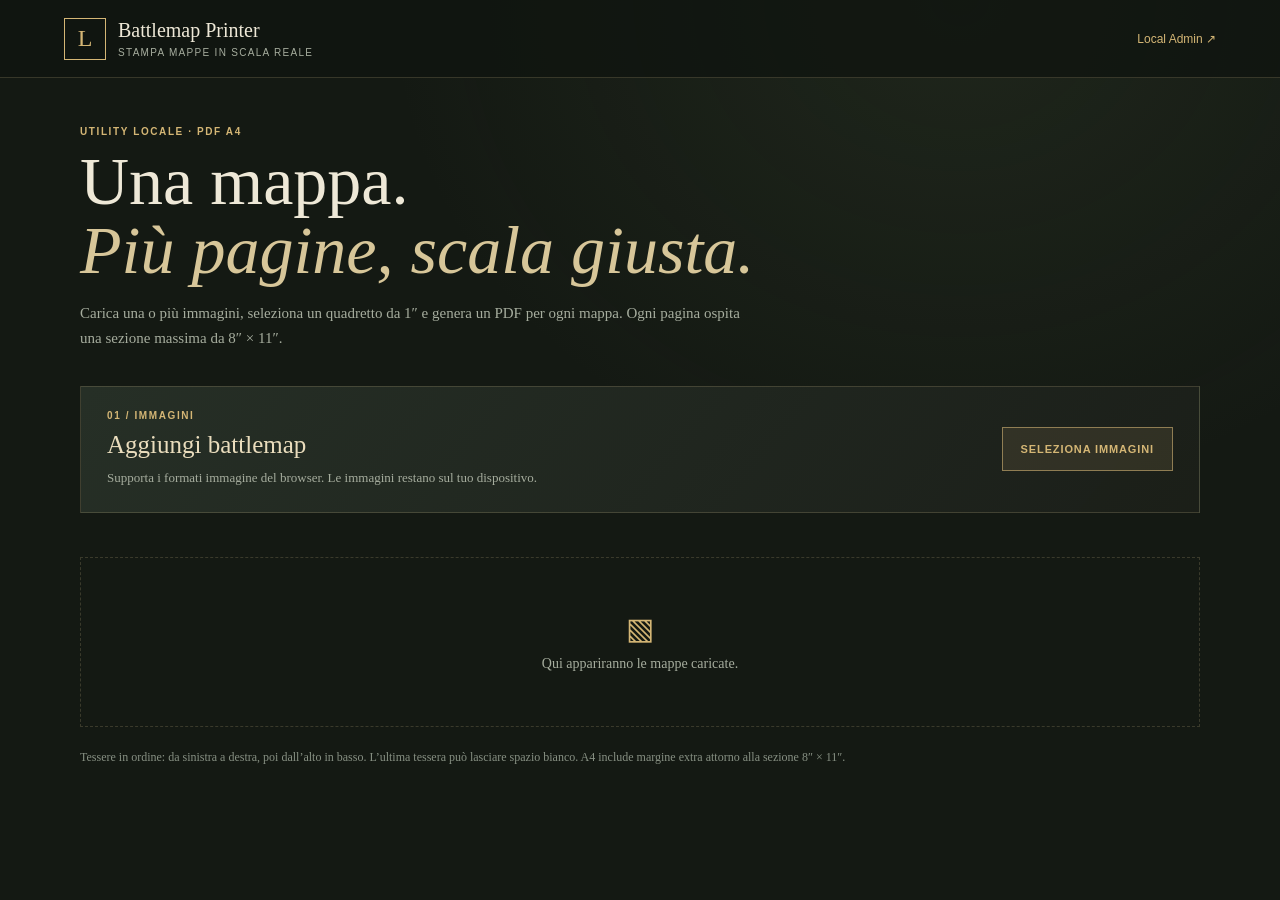
<file: battlemap-printer/index.html>
<!doctype html>
<html lang="it">
<head>
  <meta charset="utf-8">
  <meta name="viewport" content="width=device-width,initial-scale=1">
  <meta name="theme-color" content="#141913">
  <title>Battlemap Printer · Letherel</title>
  <link rel="stylesheet" href="./printer.css">
  <script src="./printer.js" defer></script>
</head>
<body>
  <header class="topbar">
    <a class="brand" href="../local-admin/index.html"><span class="brand-mark">L</span><span><strong>Battlemap Printer</strong><small>Stampa mappe in scala reale</small></span></a>
    <a class="back-link" href="../local-admin/index.html">Local Admin ↗</a>
  </header>

  <main class="page-shell">
    <section class="intro">
      <p class="eyebrow">Utility locale · PDF A4</p>
      <h1>Una mappa.<br><em>Più pagine, scala giusta.</em></h1>
      <p>Carica una o più immagini, seleziona un quadretto da 1″ e genera un PDF per ogni mappa. Ogni pagina ospita una sezione massima da 8″ × 11″.</p>
    </section>

    <section class="upload-panel" aria-labelledby="upload-title">
      <div>
        <p class="eyebrow">01 / Immagini</p>
        <h2 id="upload-title">Aggiungi battlemap</h2>
        <p>Supporta i formati immagine del browser. Le immagini restano sul tuo dispositivo.</p>
      </div>
      <label class="upload-button" for="image-files">Seleziona immagini</label>
      <input id="image-files" type="file" accept="image/*" multiple hidden>
    </section>

    <section id="image-list" class="image-list" aria-live="polite"></section>

    <section id="empty-state" class="empty-state">
      <span aria-hidden="true">▧</span>
      <p>Qui appariranno le mappe caricate.</p>
    </section>

    <section id="output-panel" class="output-panel" hidden>
      <div class="output-copy">
        <p class="eyebrow">02 / Esportazione</p>
        <h2>PDF pronti da stampare</h2>
        <p>Stampa le tessere al 100%, senza «Adatta alla pagina». Puoi aggiungere una pagina reference facoltativa.</p>
      </div>
      <div class="output-actions">
        <label class="reference-toggle"><input id="include-reference" type="checkbox"><span>Aggiungi pagina reference</span></label>
        <button id="generate" class="generate-button" type="button" disabled>Genera PDF</button>
      </div>
      <p id="status" class="status" role="status" aria-live="polite"></p>
    </section>

    <p class="footnote">Tessere in ordine: da sinistra a destra, poi dall’alto in basso. L’ultima tessera può lasciare spazio bianco. A4 include margine extra attorno alla sezione 8″ × 11″.</p>
  </main>
</body>
</html>
</file>
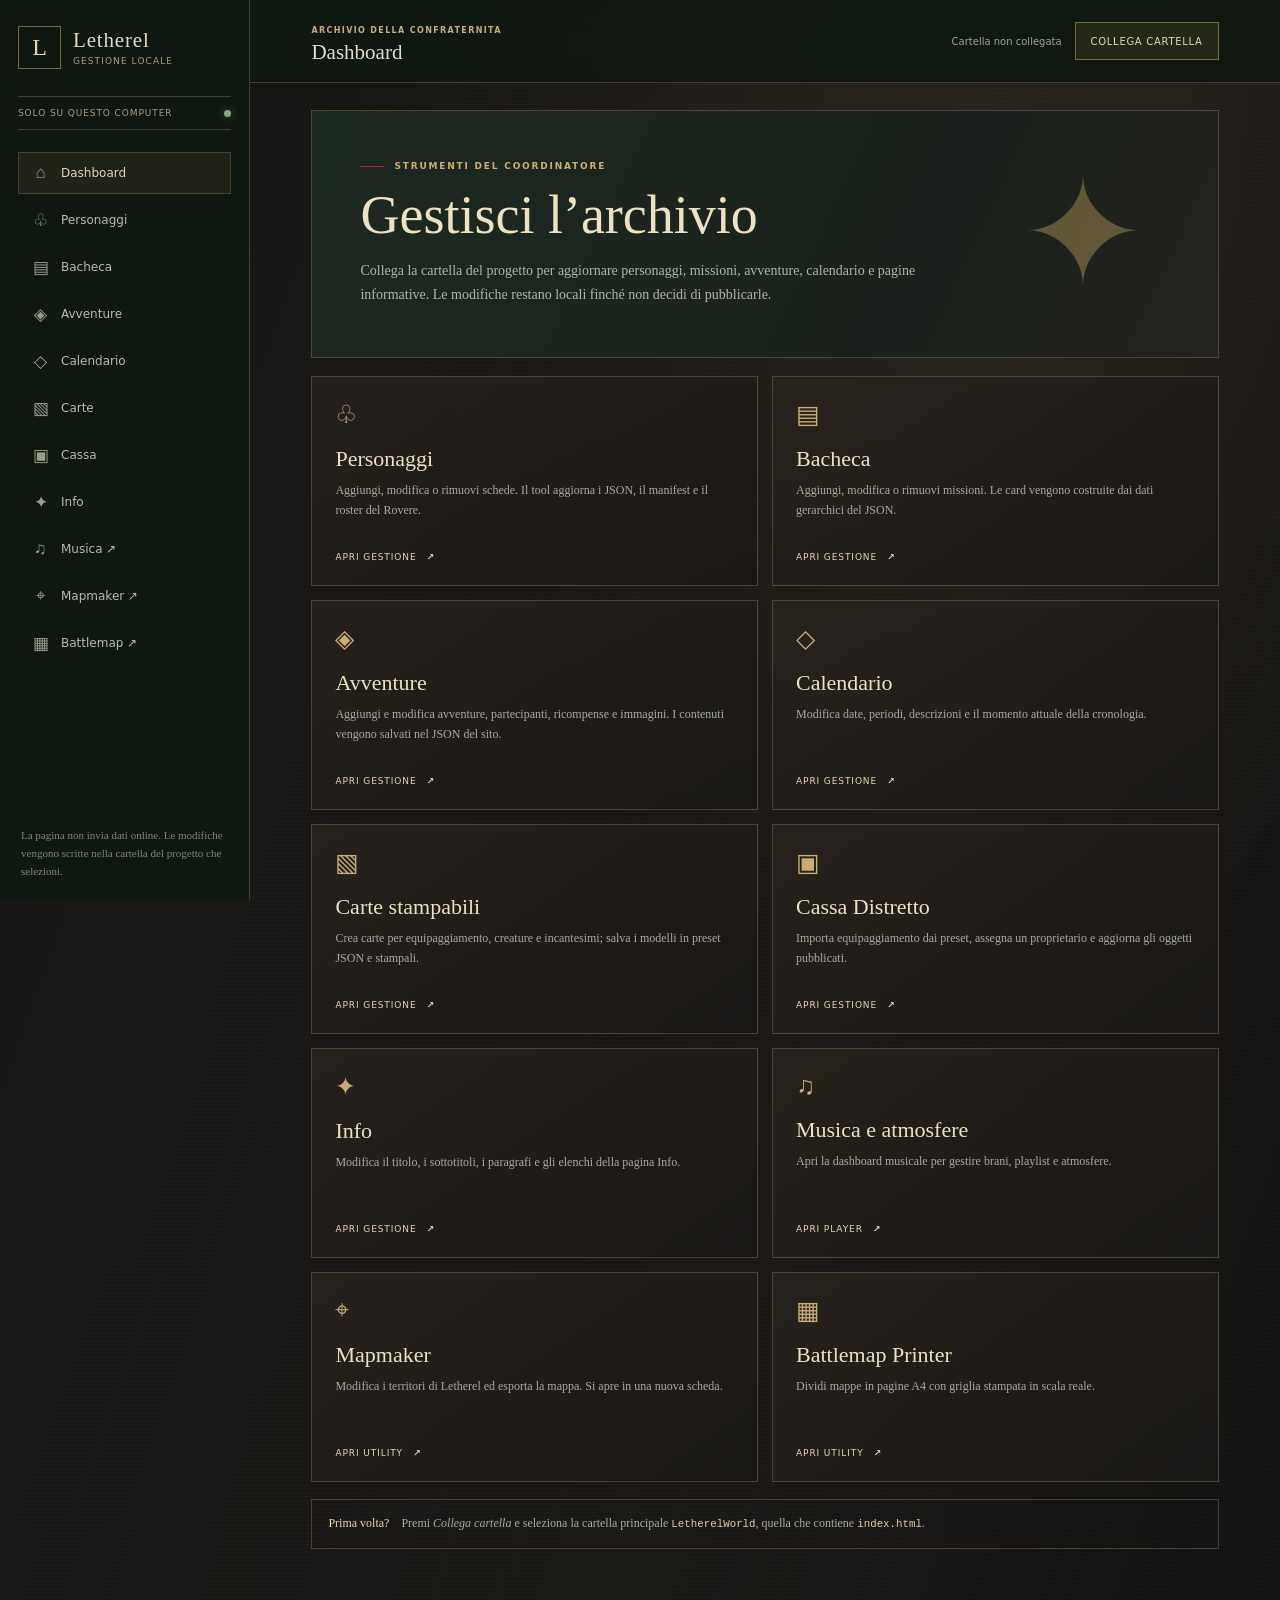
<file: local-admin/index.html>
<!doctype html>
<html lang="it">
<head>
  <meta charset="utf-8">
  <meta name="viewport" content="width=device-width,initial-scale=1">
  <meta name="theme-color" content="#141313">
  <title>Gestione locale · Letherel</title>
  <link rel="stylesheet" href="../assets/css/site.css">
  <link rel="stylesheet" href="./css/admin.css?v=20261126-simple-card">
  <script src="./js/repository.js" defer></script>
  <script src="./js/players.js?v=20261126-simple-card-minimal" defer></script>
  <script src="./js/board.js" defer></script>
  <script src="./js/adventures.js" defer></script>
  <script src="./js/calendar.js" defer></script>
  <script src="./js/info.js" defer></script>
  <script src="./js/cards.js" defer></script>
  <script src="./js/cassa.js" defer></script>
  <script src="./js/admin.js" defer></script>
</head>
<body>
  <div class="admin-shell">
    <aside class="admin-sidebar">
      <a class="admin-brand" href="#dashboard"><span class="admin-seal">L</span><span><strong>Letherel</strong><small>Gestione locale</small></span></a>
      <div class="admin-sidebar-rule"><span>Solo su questo computer</span><i></i></div>
      <nav class="admin-nav" aria-label="Gestione archivio">
        <button type="button" data-view="dashboard" class="active"><span>⌂</span>Dashboard</button>
        <button type="button" data-view="players"><span>♧</span>Personaggi</button>
        <button type="button" data-view="board"><span>▤</span>Bacheca</button>
        <button type="button" data-view="adventures"><span>◈</span>Avventure</button>
        <button type="button" data-view="calendar"><span>◇</span>Calendario</button>
        <button type="button" data-view="cards"><span>▧</span>Carte</button>
        <button type="button" data-view="cassa"><span>▣</span>Cassa</button>
        <button type="button" data-view="info"><span>✦</span>Info</button>
        <a class="admin-nav-link" href="./music-dashboard/index.html" target="_blank" rel="noopener noreferrer"><span>♫</span>Musica ↗</a>
        <a class="admin-nav-link" href="../mapmaker/index.html" target="_blank" rel="noopener noreferrer" aria-label="Apri Mapmaker in una nuova scheda"><span aria-hidden="true">⌖</span>Mapmaker ↗</a>
        <a class="admin-nav-link" href="../battlemap-printer/index.html" target="_blank" rel="noopener noreferrer" aria-label="Apri Battlemap Printer in una nuova scheda"><span aria-hidden="true">▦</span>Battlemap ↗</a>
      </nav>
      <p class="admin-private-note">La pagina non invia dati online. Le modifiche vengono scritte nella cartella del progetto che selezioni.</p>
    </aside>

    <main class="admin-main">
      <header class="admin-topbar">
        <div><span class="admin-eyebrow">Archivio della Confraternita</span><h1 id="view-title">Dashboard</h1></div>
        <div class="admin-connection">
          <span id="connection-label" class="connection-label">Cartella non collegata</span>
          <button id="connect-button" class="admin-button" type="button">Collega cartella</button>
        </div>
      </header>

      <div id="global-message" class="admin-global-message" role="status" aria-live="polite"></div>
      <section class="admin-view" id="dashboard-view" data-panel="dashboard">
        <div class="admin-hero">
          <div><div class="eyebrow">Strumenti del coordinatore</div><h2>Gestisci l’archivio</h2><p>Collega la cartella del progetto per aggiornare personaggi, missioni, avventure, calendario e pagine informative. Le modifiche restano locali finché non decidi di pubblicarle.</p></div>
          <div class="admin-hero-mark" aria-hidden="true">✦</div>
        </div>
        <div class="admin-dashboard-grid">
          <button type="button" class="admin-dashboard-card" data-view="players"><span class="dashboard-icon">♧</span><strong>Personaggi</strong><small>Aggiungi, modifica o rimuovi schede. Il tool aggiorna i JSON, il manifest e il roster del Rovere.</small><span class="dashboard-action">Apri gestione <b>↗</b></span></button>
          <button type="button" class="admin-dashboard-card" data-view="board"><span class="dashboard-icon">▤</span><strong>Bacheca</strong><small>Aggiungi, modifica o rimuovi missioni. Le card vengono costruite dai dati gerarchici del JSON.</small><span class="dashboard-action">Apri gestione <b>↗</b></span></button>
          <button type="button" class="admin-dashboard-card" data-view="adventures"><span class="dashboard-icon">◈</span><strong>Avventure</strong><small>Aggiungi e modifica avventure, partecipanti, ricompense e immagini. I contenuti vengono salvati nel JSON del sito.</small><span class="dashboard-action">Apri gestione <b>↗</b></span></button>
          <button type="button" class="admin-dashboard-card" data-view="calendar"><span class="dashboard-icon">◇</span><strong>Calendario</strong><small>Modifica date, periodi, descrizioni e il momento attuale della cronologia.</small><span class="dashboard-action">Apri gestione <b>↗</b></span></button>
          <button type="button" class="admin-dashboard-card" data-view="cards"><span class="dashboard-icon">▧</span><strong>Carte stampabili</strong><small>Crea carte per equipaggiamento, creature e incantesimi; salva i modelli in preset JSON e stampali.</small><span class="dashboard-action">Apri gestione <b>↗</b></span></button>
          <button type="button" class="admin-dashboard-card" data-view="cassa"><span class="dashboard-icon">▣</span><strong>Cassa Distretto</strong><small>Importa equipaggiamento dai preset, assegna un proprietario e aggiorna gli oggetti pubblicati.</small><span class="dashboard-action">Apri gestione <b>↗</b></span></button>
          <button type="button" class="admin-dashboard-card" data-view="info"><span class="dashboard-icon">✦</span><strong>Info</strong><small>Modifica il titolo, i sottotitoli, i paragrafi e gli elenchi della pagina Info.</small><span class="dashboard-action">Apri gestione <b>↗</b></span></button>
          <a class="admin-dashboard-card admin-dashboard-card-link" href="./music-dashboard/index.html" target="_blank" rel="noopener noreferrer"><span class="dashboard-icon">♫</span><strong>Musica e atmosfere</strong><small>Apri la dashboard musicale per gestire brani, playlist e atmosfere.</small><span class="dashboard-action">Apri player <b>↗</b></span></a>
          <a class="admin-dashboard-card admin-dashboard-card-link" href="../mapmaker/index.html" target="_blank" rel="noopener noreferrer"><span class="dashboard-icon">⌖</span><strong>Mapmaker</strong><small>Modifica i territori di Letherel ed esporta la mappa. Si apre in una nuova scheda.</small><span class="dashboard-action">Apri utility <b>↗</b></span></a>
          <a class="admin-dashboard-card admin-dashboard-card-link" href="../battlemap-printer/index.html" target="_blank" rel="noopener noreferrer"><span class="dashboard-icon">▦</span><strong>Battlemap Printer</strong><small>Dividi mappe in pagine A4 con griglia stampata in scala reale.</small><span class="dashboard-action">Apri utility <b>↗</b></span></a>
        </div>
        <div class="admin-tip"><strong>Prima volta?</strong><span>Premi <em>Collega cartella</em> e seleziona la cartella principale <code>LetherelWorld</code>, quella che contiene <code>index.html</code>.</span></div>
      </section>

      <section class="admin-view" id="players-view" data-panel="players" hidden>
        <div class="admin-page-intro"><div class="eyebrow">Distretto Rovere</div><h2>Personaggi</h2><p>Aggiungi una scheda con il form o rimuovila dall’archivio. Il rango stabilisce la sezione in cui appare.</p></div>
        <div class="admin-columns">
          <form id="player-form" class="admin-panel" data-requires-repository>
            <div class="admin-panel-heading"><div><span id="player-form-kicker" class="admin-kicker">Nuova scheda</span><h3 id="player-form-title">Aggiungi personaggio</h3></div><span class="panel-mark">01</span></div>
            <div class="admin-form-grid">
              <label>Nome<input name="nome" required maxlength="100" autocomplete="off" placeholder="Nome Cognome"></label>
              <label>Rango nel Rovere<select name="rango"><option value="0">Rango 0, Affiliati</option><option value="1" selected>Rango 1</option><option value="2">Rango 2</option><option value="3">Coordinatore · Rango 3</option></select></label>
              <label class="alive-toggle form-span"><input type="checkbox" name="simpleCard"><span><strong>Simple Card</strong><small>Solo nome sopra e foto sotto. Salvando, i campi della scheda completa vengono rimossi dal JSON.</small></span></label>
              <label data-full-card-field>Classe<input name="classe" required placeholder="Es. Guerriero"></label>
              <label data-full-card-field>Razza<input name="razza" required placeholder="Es. Umano"></label>
              <label class="form-span" data-full-card-field>Background<input name="background" placeholder="Background del personaggio"></label>
              <label class="form-span" data-full-card-field>Descrizione <small>Una riga per paragrafo</small><textarea name="descrizione" rows="4" placeholder="Descrizione del personaggio"></textarea></label>
              <label class="form-span">Immagine <small>Percorso relativo, per esempio ./assets/personaggi/nome.png</small><input name="immagine" placeholder="./assets/personaggi/"></label>
              <label class="form-span" data-full-card-field>Imprese <small>Una per riga</small><textarea name="imprese" rows="3" placeholder="Prima impresa&#10;Seconda impresa"></textarea></label>
              <fieldset class="form-span admin-fieldset" data-full-card-field><legend>Mood Song <small>Lascia vuoto se non presente</small></legend><div class="admin-form-grid compact-grid"><label>Titolo<input name="song-titolo" placeholder="Titolo del brano"></label><label>File<input name="song-file" placeholder="./assets/audio/brano.mp3"></label></div></fieldset>
              <label class="alive-toggle form-span" data-full-card-field><input type="checkbox" name="ALive" checked><span><strong>Personaggio vivo</strong><small>Se disattivato, la scheda appare in bianco e nero con alone rosso.</small></span></label>
            </div>
            <div class="admin-form-footer"><p id="player-message" class="admin-message" role="status" aria-live="polite"></p><div class="form-actions"><button id="player-cancel" class="admin-button secondary" type="button" hidden>Annulla</button><button id="player-submit" class="admin-button" type="submit">Crea scheda</button></div></div>
          </form>

          <section class="admin-panel" data-requires-repository>
            <div class="admin-panel-heading"><div><span class="admin-kicker">Roster attuale</span><h3>Personaggi registrati</h3></div><span id="player-count" class="admin-count">—</span></div>
            <p class="admin-help">Usa le frecce per riordinare i personaggi dentro il rispettivo rango. Rimuoverne uno elimina il suo JSON e lo toglie dal manifest e dal roster; immagini e audio restano nella cartella.</p>
            <div id="player-list" class="admin-record-list" aria-live="polite"><p class="empty-state">Collega prima la cartella del progetto.</p></div>
          </section>
        </div>
      </section>

      <section class="admin-view" id="board-view" data-panel="board" hidden>
        <div class="admin-page-intro"><div class="eyebrow">Distretto Rovere</div><h2>Bacheca</h2><p>Le missioni seguono la struttura di <code>assets/data/bacheca.json</code>. L’ordine dell’elenco determina l’ordine delle card sul sito.</p></div>
        <div class="admin-columns board-columns">
          <form id="mission-form" class="admin-panel" data-requires-repository>
            <div class="admin-panel-heading"><div><span id="mission-form-kicker" class="admin-kicker">Nuovo incarico</span><h3 id="mission-form-title">Aggiungi missione</h3></div><span class="panel-mark">02</span></div>
            <div class="admin-form-grid">
              <label>Titolo<input name="title" required maxlength="120"></label>
              <label>Luogo<input name="location" placeholder="Foresta / bosco"></label>
              <label class="form-span">Contraente<input name="client"></label>
              <label class="form-span">Descrizione<textarea name="description" rows="5" required></textarea></label>
              <label class="form-span">Immagine <small>Percorso relativo, opzionale</small><input name="image" placeholder="./assets/missioni/missione.png"></label>
              <label class="form-span">Testo alternativo immagine<input name="image-alt"></label>
              <label>Compagni fissi <small>Uno per riga</small><textarea name="companions-fixed" rows="3"></textarea></label>
              <label>Alternative <small>Una per riga</small><textarea name="companions-alternatives" rows="3"></textarea></label>
              <fieldset class="form-span admin-fieldset"><legend>Profilo <small>Valori da 0 a 3</small></legend><div class="admin-form-grid profile-grid"><label>Roleplay<input name="profile-roleplay" type="number" min="0" max="3" value="1"></label><label>Combattimento<input name="profile-combat" type="number" min="0" max="3" value="1"></label><label>Indagine<input name="profile-investigation" type="number" min="0" max="3" value="1"></label></div></fieldset>
              <label>Ricompensa<input name="reward-amount" required placeholder="675 mo"></label>
              <label>Distribuzione<input name="reward-distribution" value="A testa"></label>
              <label class="form-span">Nota ricompensa<input name="reward-note" value="bottino a parte"></label>
              <label>Numero sessioni<input name="duration-count" type="number" min="1" step="1" placeholder="3"></label>
              <label>Unità durata<input name="duration-unit" value="sessioni"></label>
              <label class="alive-toggle form-span"><input type="checkbox" name="duration-approximate" checked><span><strong>Durata approssimativa</strong><small>Mostra il simbolo ≈ prima del numero.</small></span></label>
            </div>
            <div class="admin-form-footer"><p id="mission-message" class="admin-message" role="status" aria-live="polite"></p><div class="form-actions"><button id="mission-cancel" class="admin-button secondary" type="button" hidden>Annulla</button><button id="mission-submit" class="admin-button" type="submit">Aggiungi missione</button></div></div>
          </form>

          <section class="admin-panel" data-requires-repository>
            <div class="admin-panel-heading"><div><span class="admin-kicker">Elenco JSON</span><h3>Missioni pubblicate</h3></div><span id="mission-count" class="admin-count">—</span></div>
            <p class="admin-help">La rimozione aggiorna subito <code>bacheca.json</code>. Per cambiare ordine, usa i pulsanti freccia.</p>
            <div id="mission-list" class="admin-record-list" aria-live="polite"><p class="empty-state">Collega prima la cartella del progetto.</p></div>
          </section>
        </div>
      </section>

      <section class="admin-view" id="adventures-view" data-panel="adventures" hidden>
        <div class="admin-page-intro"><div class="eyebrow">Distretto Rovere</div><h2>Avventure</h2><p>Gestisci le avventure mostrate sul sito. I contenuti vengono salvati in <code>assets/data/avventure.json</code>; l’ordine qui sotto determina l’ordine delle schede.</p></div>
        <div class="admin-columns adventures-columns">
          <form id="adventure-form" class="admin-panel" data-requires-repository>
            <div class="admin-panel-heading"><div><span id="adventure-form-kicker" class="admin-kicker">Nuova avventura</span><h3 id="adventure-form-title">Aggiungi avventura</h3></div><span class="panel-mark">07</span></div>
            <div class="admin-form-grid">
              <label>Titolo<input name="title" required maxlength="120" placeholder="Es. Nyx"></label>
              <label>Sottotitolo<input name="subtitle" maxlength="100" placeholder="Es. Proto-Avventura"></label>
              <label class="form-span">Immagine <small>Percorso relativo, facoltativo</small><input name="image" placeholder="./assets/avventure/nyx.png"></label>
              <label class="form-span">Testo alternativo immagine<input name="image-alt" maxlength="240"></label>
              <fieldset class="form-span admin-fieldset adventure-participants-fieldset"><legend>Partecipanti</legend><div id="adventure-participants-list" class="adventure-participants-list"></div><button id="adventure-add-participant" class="admin-button secondary" type="button">Aggiungi partecipante</button></fieldset>
              <label>Contraente<input name="contractor" placeholder="Es. Lord Castor Sewerly"></label>
              <label>Ricompensa<input name="reward" placeholder="Es. 100 mo"></label>
              <label>Sessioni<input name="sessions" inputmode="numeric" maxlength="60" placeholder="Es. 5"></label>
              <label class="form-span">Note<textarea name="notes" rows="3"></textarea></label>
              <label class="form-span">Giocatori <small>Uno per riga</small><textarea name="players" rows="3"></textarea></label>
            </div>
            <div class="admin-form-footer"><p id="adventure-message" class="admin-message" role="status" aria-live="polite"></p><div class="form-actions"><button id="adventure-cancel" class="admin-button secondary" type="button" hidden>Annulla</button><button id="adventure-submit" class="admin-button" type="submit">Aggiungi avventura</button></div></div>
          </form>
          <section class="admin-panel" data-requires-repository>
            <div class="admin-panel-heading"><div><span class="admin-kicker">Elenco JSON</span><h3>Avventure pubblicate</h3></div><span id="adventure-count" class="admin-count">—</span></div>
            <p class="admin-help">Modifica i contenuti, riordina le schede o rimuovi un’avventura dal sito.</p>
            <div id="adventure-list" class="admin-record-list" aria-live="polite"><p class="empty-state">Collega prima la cartella del progetto.</p></div>
          </section>
        </div>
      </section>

      <section class="admin-view" id="calendar-view" data-panel="calendar" hidden>
        <div class="admin-page-intro"><div class="eyebrow">Compendio</div><h2>Calendario</h2><p>Modifica la cronologia e il tempo attuale. L’ordine degli elementi determina quello mostrato sul sito.</p></div>
        <form id="calendar-form" class="admin-panel" data-requires-repository>
          <div class="admin-panel-heading"><div><span class="admin-kicker">Contenuti del sito</span><h3>Linea temporale</h3></div><span class="panel-mark">06</span></div>
          <div class="admin-form-grid">
            <label class="form-span">Etichetta del tempo attuale<input id="calendar-current-label" required maxlength="100" placeholder="Tempo attuale"></label>
          </div>
          <div id="calendar-timeline-list" class="calendar-admin-list" aria-live="polite"></div>
          <div class="calendar-editor-add"><button id="calendar-add-event" class="admin-button secondary" type="button">Aggiungi evento</button><button id="calendar-add-link" class="admin-button secondary" type="button">Aggiungi periodo o nota</button></div>
          <div class="admin-form-footer"><p id="calendar-message" class="admin-message" role="status" aria-live="polite"></p><button class="admin-button" type="submit">Salva calendario</button></div>
        </form>
      </section>

      <section class="admin-view" id="cards-view" data-panel="cards" hidden>
        <div class="admin-page-intro"><div class="eyebrow">Strumenti del coordinatore</div><h2>Carte stampabili</h2><p>Crea carte in italiano per equipaggiamento, creature e incantesimi. Aggiungi preset al foglio A4 e stampa fino a nove carte insieme.</p></div>
        <div class="admin-columns cards-columns">
          <form id="printable-card-form" class="admin-panel" data-requires-repository>
            <div class="admin-panel-heading"><div><span class="admin-kicker">Nuova scheda</span><h3 id="printable-card-form-title">Crea una carta</h3></div><span class="panel-mark">04</span></div>
            <div class="admin-form-grid">
              <label class="form-span">Tipo di carta<select id="printable-card-type" name="type"><option value="equipaggiamento">Equipaggiamento</option><option value="creatura">Creatura</option><option value="incantesimo">Incantesimo</option></select></label>
              <label class="form-span">Dimensione testo interno<select id="printable-card-text-size" name="textSize"><option value="7">7 px</option><option value="8" selected>8 px</option><option value="9">9 px</option><option value="10">10 px</option><option value="11">11 px</option><option value="12">12 px</option></select><small>Testo sotto i punteggi. Seleziona testo e premi Ctrl+B per il grassetto.</small></label>
            </div>
            <div id="printable-card-fields" class="admin-form-grid cards-form-fields"></div>
            <div class="admin-form-footer"><p id="printable-card-message" class="admin-message" role="status" aria-live="polite"></p><div class="form-actions"><button id="printable-card-new" class="admin-button secondary" type="button">Nuova</button><button id="printable-card-save" class="admin-button" type="submit">Salva preset</button></div></div>
          </form>

          <section class="admin-panel cards-preview-panel">
            <div class="admin-panel-heading"><div><span class="admin-kicker">Anteprima</span><h3>Formato carta</h3></div><span class="panel-mark">↗</span></div>
            <div id="printable-card-preview" class="cards-preview" aria-live="polite"></div>
            <div class="cards-preview-actions"><a id="printable-card-preview-download" class="admin-button secondary" data-card-download="true" aria-disabled="true">Preparo PNG…</a></div>
            <p class="admin-help cards-preview-help">Scarica questa carta come immagine o aggiungi un preset al foglio di stampa.</p>
          </section>
        </div>

        <section class="admin-panel cards-sheet-panel" data-requires-repository>
          <div class="admin-panel-heading"><div><span class="admin-kicker">Composizione</span><h3>Foglio di stampa</h3></div><div class="cards-preset-tools"><span id="printable-card-sheet-count" class="admin-count">0/9</span><button id="printable-card-sheet-clear" class="admin-button secondary" type="button" disabled>Svuota foglio</button><button id="printable-card-sheet-print" class="admin-button" type="button" disabled>Stampa foglio</button></div></div>
          <p class="admin-help">Aggiungi carte dall’archivio qui sotto. Puoi inserire più copie dello stesso preset.</p>
          <div id="printable-card-sheet-list" class="admin-record-list" aria-live="polite"><p class="empty-state">Il foglio è vuoto.</p></div>
        </section>

        <section class="admin-panel cards-presets-panel" data-requires-repository>
          <div class="admin-panel-heading"><div><span class="admin-kicker">Archivio locale</span><h3>Preset salvati</h3></div><span id="printable-card-count" class="admin-count">0</span></div>
          <p class="admin-help">I preset sono salvati in <code>local-admin/schede-stampabili.json</code>, una cartella esclusa dalla pubblicazione del sito.</p>
          <div class="cards-preset-filters" role="search" aria-label="Cerca e filtra i preset">
            <label class="cards-preset-search">Cerca un preset<input id="printable-card-search" type="search" placeholder="Nome, descrizione, proprietà…"></label>
            <label>Tipo di carta<select id="printable-card-filter-type"><option value="">Tutti i tipi</option><option value="equipaggiamento">Equipaggiamento</option><option value="creatura">Creatura</option><option value="incantesimo">Incantesimo</option></select></label>
            <label>Categoria<select id="printable-card-filter-category"><option value="">Tutte le categorie</option></select></label>
            <button id="printable-card-filter-reset" class="admin-button secondary" type="button">Pulisci filtri</button>
            <p id="printable-card-results" class="cards-preset-results" aria-live="polite"></p>
          </div>
          <div id="printable-card-list" class="admin-record-list" aria-live="polite"><p class="empty-state">Collega prima la cartella del progetto.</p></div>
        </section>
      </section>

      <section class="admin-view" id="cassa-view" data-panel="cassa" hidden>
        <div class="admin-page-intro"><div class="eyebrow">Distretto Rovere</div><h2>Cassa Distretto</h2><p>Importa un preset di equipaggiamento, assegna il proprietario, correggi il costo in mo e scegli il colore della carta. Gli oggetti vengono salvati in <code>assets/data/cassa.json</code> e mostrati sul sito.</p></div>
        <div class="admin-columns cassa-admin-columns">
          <form id="cassa-form" class="admin-panel" data-requires-repository>
            <div class="admin-panel-heading"><div><span id="cassa-form-kicker" class="admin-kicker">Nuovo oggetto</span><h3>Importa un preset</h3></div><span class="panel-mark">05</span></div>
            <div class="admin-form-grid">
              <label class="form-span">Preset Equipaggiamento<select id="cassa-preset" required><option value="">Collega la cartella per caricare i preset</option></select></label>
              <label>Proprietario<input id="cassa-owner" required maxlength="100" placeholder="Es. Reginald"></label>
              <label>Costo (mo)<input id="cassa-cost" type="number" min="0" step="0.01" placeholder="Es. 25"></label>
              <label>Colore carta<input id="cassa-color" type="color" value="#a0d2ff" aria-label="Colore del gradiente della carta"></label>
              <div class="form-span cassa-color-presets" role="group" aria-label="Colori rapidi">
                <strong>Colori rapidi</strong>
                <div class="cassa-color-palette">
                  <button type="button" class="cassa-color-option" data-cassa-color="#a0d2ff" style="--preset-color:#a0d2ff"><span aria-hidden="true"></span>Blu · equipaggiamento</button>
                  <button type="button" class="cassa-color-option" data-cassa-color="#a92e35" style="--preset-color:#a92e35"><span aria-hidden="true"></span>Rosso · consumabili</button>
                  <button type="button" class="cassa-color-option" data-cassa-color="#78916e" style="--preset-color:#78916e"><span aria-hidden="true"></span>Verde</button>
                  <button type="button" class="cassa-color-option" data-cassa-color="#d0ad67" style="--preset-color:#d0ad67"><span aria-hidden="true"></span>Oro</button>
                  <button type="button" class="cassa-color-option" data-cassa-color="#9276b5" style="--preset-color:#9276b5"><span aria-hidden="true"></span>Viola</button>
                </div>
              </div>
            </div>
            <div class="admin-form-footer"><p id="cassa-message" class="admin-message" role="status" aria-live="polite"></p><div class="form-actions"><button id="cassa-cancel" class="admin-button secondary" type="button" hidden>Annulla</button><button id="cassa-submit" class="admin-button" type="submit">Aggiungi alla cassa</button></div></div>
          </form>
          <section class="admin-panel" data-requires-repository>
            <div class="admin-panel-heading"><div><span class="admin-kicker">JSON pubblicato</span><h3>Oggetti in cassa</h3></div><span id="cassa-count" class="admin-count">—</span></div>
            <p class="admin-help">Modifica proprietario, costo in mo o colore con il pulsante ✎. Il costo importato dal preset si può correggere qui.</p>
            <div id="cassa-list" class="admin-record-list" aria-live="polite"><p class="empty-state">Collega prima la cartella del progetto.</p></div>
          </section>
        </div>
      </section>

      <section class="admin-view" id="info-view" data-panel="info" hidden>
        <div class="admin-page-intro"><div class="eyebrow">Compendio</div><h2>Info</h2><p>Modifica il contenuto della pagina in <code>assets/data/info.json</code>. La scheda ha un titolo e una o più sottosezioni con paragrafo ed elenco puntato facoltativo.</p></div>
        <form id="info-form" class="admin-panel" data-requires-repository>
          <div class="admin-panel-heading"><div><span class="admin-kicker">Contenuti del sito</span><h3>Pagina Info</h3></div><span class="panel-mark">03</span></div>
          <div class="admin-form-grid">
            <label class="form-span">Titolo<input id="info-title" required maxlength="140" placeholder="Regole aggiuntive"></label>
          </div>
          <div id="info-sections" class="info-editor-sections"></div>
          <div class="info-editor-add"><button id="info-add-section" class="admin-button secondary" type="button">Aggiungi sottosezione</button></div>
          <div class="admin-form-footer"><p id="info-message" class="admin-message" role="status" aria-live="polite"></p><button class="admin-button" type="submit">Salva Info</button></div>
        </form>
      </section>

    </main>
  </div>
  <div id="printable-card-print-output" aria-hidden="true"></div>
</body>
</html>
</file>
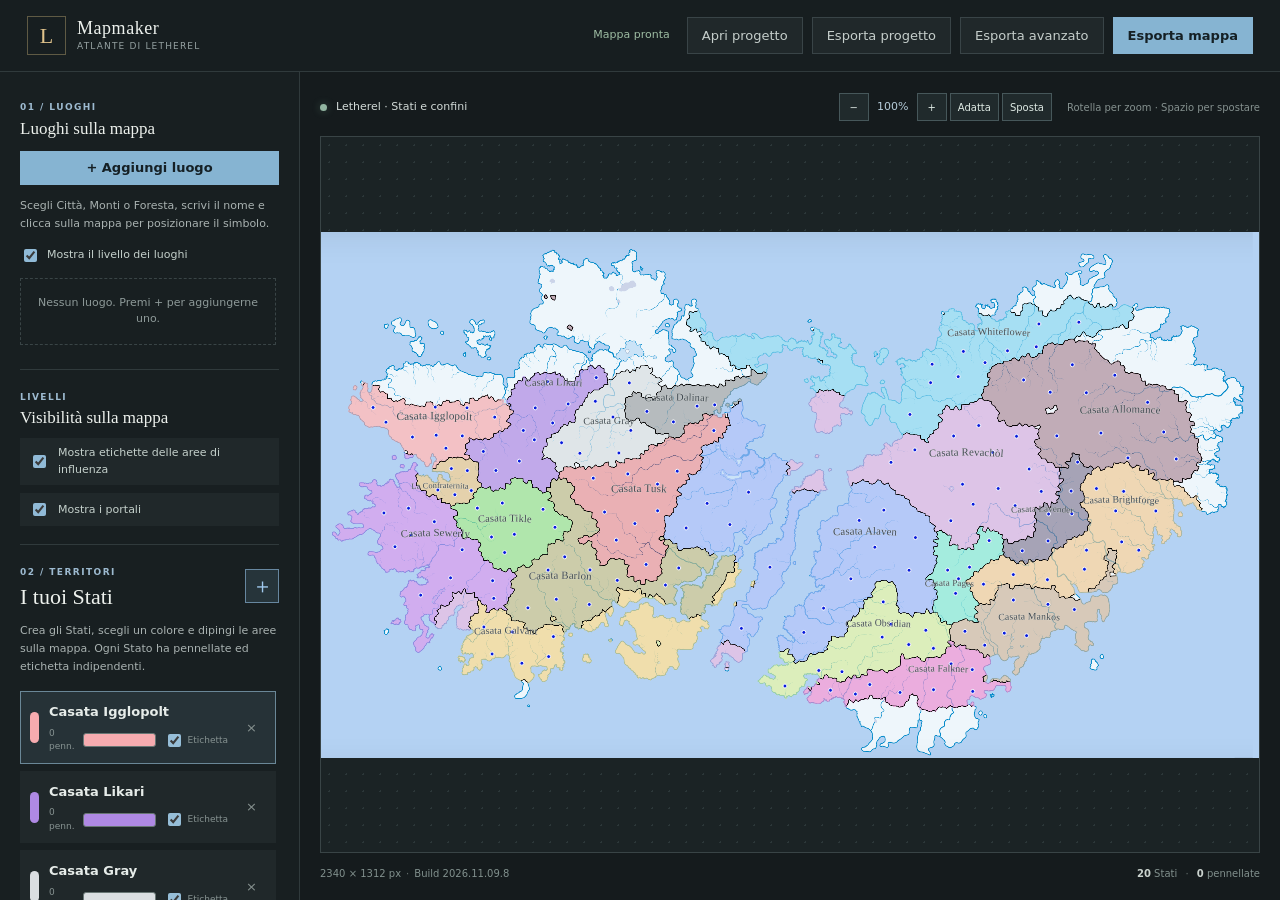
<file: mapmaker/index.html>
<!doctype html>
<html lang="it">
<head>
  <meta charset="utf-8">
  <meta name="viewport" content="width=device-width, initial-scale=1">
  <meta name="theme-color" content="#151b1d">
  <title>Mapmaker · Letherel</title>
  <link rel="stylesheet" href="./css/mapmaker.css?v=20261126-states-sidebar">
  <script src="./assets/territori-base-data.js" defer></script>
  <script src="./assets/territori-neutral-data.js" defer></script>
  <script src="./js/preset.js" defer></script>
  <script src="./js/base-labels.js" defer></script>
  <script src="./js/portals.js" defer></script>
  <script src="./js/geometry.js" defer></script>
  <script src="./js/project-files.js" defer></script>
  <script src="./js/mapmaker.js?v=20261126-location-visibility" defer></script>
</head>
<body>
  <header class="topbar">
    <a class="brand" href="../index.html" aria-label="Torna a Letherel"><span class="brand-mark">L</span><span><strong>Mapmaker</strong><small>Atlante di Letherel</small></span></a>
    <div class="top-actions"><span id="save-status" class="save-status">Pronto</span><button id="open-project" class="button subtle">Apri progetto</button><button id="save-project" class="button subtle">Esporta progetto</button><button id="advanced-export" class="button subtle">Esporta avanzato</button><button id="export-image" class="button primary">Esporta mappa</button></div>
  </header>
  <main class="layout">
    <aside class="sidebar">
      <section class="locations-section">
        <div class="section-heading"><div><span class="eyebrow">01 / Luoghi</span><h2>Luoghi sulla mappa</h2></div><button id="add-location" class="button primary add-location-button" type="button">+ Aggiungi luogo</button></div>
        <p class="small-copy">Scegli Città, Monti o Foresta, scrivi il nome e clicca sulla mappa per posizionare il simbolo.</p>
        <label class="locations-visibility"><input id="show-locations" type="checkbox" checked> Mostra il livello dei luoghi</label>
        <div id="location-list" class="location-list"></div>
      </section>
      <section class="layers-section" aria-label="Livelli della mappa">
        <div class="section-heading compact"><div><span class="eyebrow">Livelli</span><h2>Visibilità sulla mappa</h2></div></div>
        <label class="layer-toggle"><input id="show-all-labels" type="checkbox" checked> Mostra etichette delle aree di influenza</label>
        <label class="layer-toggle"><input id="show-portals" type="checkbox" checked> Mostra i portali</label>
      </section>
      <section class="section-heading"><div><span class="eyebrow">02 / Territori</span><h1>I tuoi Stati</h1></div><button id="add-state" class="icon-button" title="Crea uno Stato" aria-label="Crea uno Stato">＋</button></section>
      <p class="intro">Crea gli Stati, scegli un colore e dipingi le aree sulla mappa. Ogni Stato ha pennellate ed etichetta indipendenti.</p>
      <div id="state-list" class="state-list"></div>
      <section class="tools-section">
        <div class="section-heading compact"><div><span class="eyebrow">03 / Strumenti</span><h2>Pennello</h2></div></div>
        <div class="tool-switch" role="group" aria-label="Strumento di disegno"><button class="tool-button active" data-tool="brush" type="button"><span>✎</span>Dipingi</button><button class="tool-button" data-tool="label" type="button"><span>⌖</span>Etichetta</button><button class="tool-button" data-tool="erase" type="button"><span>◌</span>Gomma</button></div>
        <label class="slider-label" for="brush-size"><span>Dimensione pennello</span><strong id="brush-value">36 px</strong></label>
        <input id="brush-size" type="range" min="8" max="130" value="36">
        <label class="slider-label roughness-label" for="roughness"><span>Frastagliazione</span><strong id="roughness-value">35%</strong></label>
        <input id="roughness" type="range" min="0" max="100" value="35">
        <p class="tool-hint" id="tool-hint">Pennello e gomma usano la frastagliazione impostata nelle nuove pennellate.</p>
        <div class="tool-footer"><button id="undo" class="button subtle full" type="button">↶ Annulla ultima pennellata</button><button id="clear-state" class="text-button" type="button">Cancella pennellate dello Stato</button></div>
      </section>
      <section class="map-section">
        <div class="section-heading compact"><div><span class="eyebrow">04 / Supporto</span><h2>Mappa di base</h2></div></div>
        <p class="small-copy">Il preset separa la mappa dai riempimenti: puoi cambiare o eliminare gli Stati senza lasciare colori incorporati nell’immagine.</p>
        <label class="button subtle full upload-button" for="map-upload">＋ Carica immagine</label><input id="map-upload" type="file" accept="image/*" hidden>
        <div class="map-actions"><button id="reset-project" class="text-button danger" type="button">Ripristina preset Letherel</button><button id="remove-map" class="text-button" type="button">Rimuovi immagine</button></div>
      </section>
      <p class="privacy-note">Il progetto viene salvato automaticamente in questo browser. Esporta il file progetto per conservarne una copia.</p>
    </aside>
    <section class="canvas-panel" aria-label="Area di lavoro della mappa">
      <div class="canvas-toolbar"><div class="canvas-title"><span class="live-dot"></span><span id="canvas-label">Nessuna mappa caricata</span></div><div class="map-zoom-controls" role="group" aria-label="Zoom anteprima"><button id="zoom-out" type="button" aria-label="Riduci zoom">−</button><output id="zoom-level">100%</output><button id="zoom-in" type="button" aria-label="Aumenta zoom">+</button><button id="zoom-reset" type="button" title="Adatta la mappa">Adatta</button><button id="zoom-pan" type="button" aria-pressed="false" title="Trascina per spostare la mappa">Sposta</button></div><div class="canvas-instructions">Rotella per zoom · Spazio per spostare</div></div>
      <div id="map-stage" class="map-stage"><div id="map-placeholder" class="map-placeholder"><div class="placeholder-mark">⌖</div><h2>La tua mappa, pronta da colorare</h2><p>Carica l’immagine vuota di Letherel per iniziare.<br>Puoi esportare la mappa finita come PNG.</p><label for="map-upload" class="button primary">Carica la mappa</label></div><img id="map-image" alt="Mappa di base" hidden><canvas id="paint-layer" aria-label="Mappa interattiva"></canvas><svg id="labels-layer" class="labels-layer" aria-hidden="true"></svg></div>
      <footer class="canvas-footer"><span><span id="map-dimensions">In attesa di una mappa</span><i>·</i>Build 2026.11.09.8</span><span><b id="state-total">0</b> Stati <i>·</i> <b id="stroke-total">0</b> pennellate</span></footer>
    </section>
  </main>
  <dialog id="state-dialog"><form method="dialog" id="state-form"><div class="dialog-eyebrow">Nuova entità politica</div><h2>Crea uno Stato</h2><label class="field-label" for="state-name">Nome dello Stato</label><input id="state-name" class="text-input" maxlength="50" placeholder="Es. Regno di Alaven" required><label class="field-label color-field" for="state-color">Colore del pennello<input id="state-color" type="color" value="#a0c9ee"></label><div class="dialog-actions"><button class="button subtle" value="cancel">Annulla</button><button id="create-state" class="button primary" value="create">Crea Stato</button></div></form></dialog>
  <dialog id="advanced-export-dialog" class="advanced-export-dialog" aria-labelledby="advanced-export-title">
    <div class="dialog-eyebrow">Esportazione avanzata</div>
    <h2 id="advanced-export-title">Zoom su un'area</h2>
    <label class="field-label" for="export-area-select">Area di influenza
      <select id="export-area-select" class="text-input"></select>
    </label>
    <label class="field-label" for="export-zoom">Risoluzione
      <select id="export-zoom" class="text-input"><option value="2">2×</option><option value="3">3×</option><option value="4" selected>4×</option></select>
    </label>
    <label class="field-label" for="export-margin">Margine attorno all'area: <output id="export-margin-value">12%</output>
      <input id="export-margin" type="range" min="5" max="30" value="12">
    </label>
    <p id="advanced-export-summary" class="advanced-export-summary" role="status"></p>
    <div class="dialog-actions"><button id="cancel-advanced-export" class="button subtle" type="button">Annulla</button><button id="confirm-advanced-export" class="button primary" type="button">Esporta PNG</button></div>
  </dialog>
  <input id="project-upload" type="file" accept=".json,application/json" hidden>
</body>
</html>
</file>
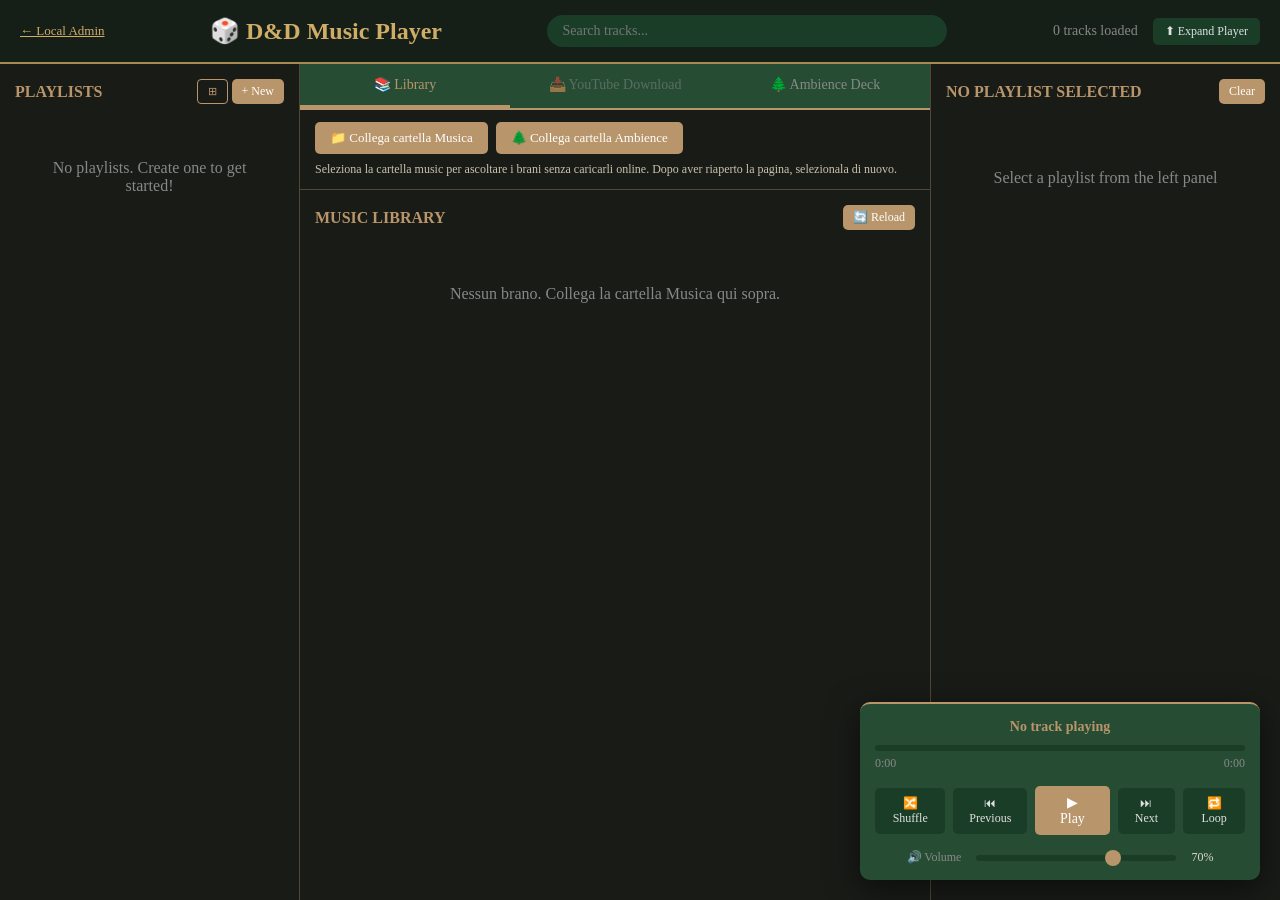
<file: local-admin/music-dashboard/index.html>
<!DOCTYPE html>
<html lang="en">
<head>
    <meta charset="UTF-8">
    <meta name="viewport" content="width=device-width, initial-scale=1.0">
    <title>Musica e atmosfere · Letherel</title>
    <style>
        * {
            margin: 0;
            padding: 0;
            box-sizing: border-box;
        }

        body {
            font-family: 'Segoe UI', Tahoma, Geneva, Verdana, sans-serif;
            background: linear-gradient(135deg, #1a3d28 0%, #152d23 100%);
            color: #e0e0e0;
            height: 100vh;
            overflow: hidden;
        }

        .container {
            display: grid;
            grid-template-columns: 300px 1fr 350px;
            grid-template-rows: auto 1fr auto;
            height: 100vh;
            gap: 0;
        }

        /* Header */
        .header {
            grid-column: 1 / -1;
            background: #264d34;
            padding: 15px 20px;
            border-bottom: 2px solid #b8956a;
            display: flex;
            justify-content: space-between;
            align-items: center;
        }

        .header h1 {
            font-size: 24px;
            color: #b8956a;
            font-weight: 600;
        }

        .search-box {
            flex: 1;
            max-width: 400px;
            margin: 0 20px;
        }

        .search-box input {
            width: 100%;
            padding: 8px 15px;
            border: none;
            border-radius: 20px;
            background: #1a3d28;
            color: #e0e0e0;
            font-size: 14px;
        }

        .search-box input:focus {
            outline: 2px solid #b8956a;
        }

        /* Playlists Panel */
        .playlists-panel {
            background: #152d23;
            border-right: 1px solid #264d34;
            padding: 15px;
            overflow-y: auto;
        }

        .panel-header {
            display: flex;
            justify-content: space-between;
            align-items: center;
            margin-bottom: 15px;
        }

        .panel-header h2 {
            font-size: 16px;
            color: #b8956a;
            text-transform: uppercase;
        }

        .btn {
            background: #b8956a;
            color: white;
            border: none;
            padding: 8px 15px;
            border-radius: 5px;
            cursor: pointer;
            font-size: 13px;
            font-weight: 500;
            transition: background 0.2s;
        }

        .btn:hover {
            background: #9d7a54;
        }

        .btn-sm {
            padding: 5px 10px;
            font-size: 12px;
        }

        .playlist-item {
            background: #1a3d28;
            padding: 10px;
            margin-bottom: 8px;
            border-radius: 5px;
            cursor: pointer;
            transition: all 0.2s;
            border: 2px solid transparent;
            display: flex;
            justify-content: space-between;
            align-items: center;
            position: relative;
        }

        .playlist-item:hover {
            background: #264d34;
        }

        .playlist-item.active {
            border-color: #b8956a;
            background: #264d34;
        }

        .playlist-item .name {
            flex: 1;
            font-weight: 500;
        }

        .playlist-item .count {
            color: #888;
            font-size: 12px;
            margin-right: 10px;
        }

        .playlist-item .delete-btn {
            background: #9d7a54;
            color: white;
            border: none;
            padding: 3px 8px;
            border-radius: 3px;
            cursor: pointer;
            font-size: 11px;
            opacity: 0;
            transition: opacity 0.2s;
        }

        .playlist-item:hover .delete-btn {
            opacity: 1;
        }

        /* Compact Playlist View */
        .playlists-panel.compact-view #playlistsList {
            display: grid;
            grid-template-columns: repeat(3, 1fr);
            gap: 8px;
        }

        .playlists-panel.compact-view .playlist-item {
            flex-direction: column;
            text-align: center;
            padding: 15px 8px;
            min-height: 80px;
        }

        .playlists-panel.compact-view .playlist-item .name {
            font-size: 13px;
            margin-bottom: 5px;
        }

        .playlists-panel.compact-view .playlist-item .count {
            margin: 0;
            display: block;
        }

        .playlists-panel.compact-view .playlist-item .delete-btn {
            position: absolute;
            top: 5px;
            right: 5px;
        }

        .view-toggle-btn {
            background: transparent;
            color: #b8956a;
            border: 1px solid #b8956a;
            padding: 5px 10px;
            border-radius: 4px;
            cursor: pointer;
            font-size: 11px;
            margin-left: 8px;
        }

        .view-toggle-btn:hover {
            background: #b8956a;
            color: white;
        }

        /* Library Panel */
        .library-panel {
            background: #1a3d28;
            padding: 0;
            overflow-y: auto;
            display: flex;
            flex-direction: column;
        }

        .tabs {
            display: flex;
            background: #264d34;
            border-bottom: 2px solid #b8956a;
        }

        .tab {
            flex: 1;
            padding: 12px 15px;
            background: transparent;
            border: none;
            color: #888;
            cursor: pointer;
            font-size: 14px;
            font-weight: 500;
            transition: all 0.2s;
            border-bottom: 3px solid transparent;
        }

        .tab:hover {
            background: #152d23;
            color: #e0e0e0;
        }

        .tab.active {
            color: #b8956a;
            border-bottom-color: #b8956a;
        }

        .tab-content {
            display: none;
            flex: 1;
            overflow-y: auto;
            padding: 15px;
        }

        .tab-content.active {
            display: block;
        }

        .youtube-downloader {
            max-width: 600px;
        }

        .form-group {
            margin-bottom: 20px;
        }

        .form-group label {
            display: block;
            margin-bottom: 8px;
            color: #e0e0e0;
            font-weight: 500;
        }

        .form-group input,
        .form-group select {
            width: 100%;
            padding: 10px 15px;
            background: #152d23;
            border: 1px solid #264d34;
            border-radius: 5px;
            color: #e0e0e0;
            font-size: 14px;
        }

        .form-group input:focus,
        .form-group select:focus {
            outline: none;
            border-color: #b8956a;
        }

        .download-status {
            margin-top: 15px;
            padding: 12px 15px;
            border-radius: 5px;
            display: none;
        }

        .download-status.success {
            background: #0f5132;
            color: #d1e7dd;
            border: 1px solid #0a3622;
        }

        .download-status.error {
            background: #842029;
            color: #f8d7da;
            border: 1px solid #58151c;
        }

        .download-status.info {
            background: #055160;
            color: #cff4fc;
            border: 1px solid #032830;
        }

        .progress-container-download {
            margin-top: 15px;
            display: none;
        }

        .progress-label {
            margin-bottom: 8px;
            color: #e0e0e0;
            font-size: 14px;
        }

        .progress-bar-download {
            width: 100%;
            height: 24px;
            background: #152d23;
            border-radius: 5px;
            overflow: hidden;
            border: 1px solid #264d34;
        }

        .progress-bar-download-fill {
            height: 100%;
            background: linear-gradient(90deg, #b8956a 0%, #9d7a54 100%);
            width: 0%;
            transition: width 0.3s ease;
            display: flex;
            align-items: center;
            justify-content: center;
            color: white;
            font-size: 12px;
            font-weight: 600;
        }

        .download-list {
            margin-top: 30px;
        }

        .download-item {
            background: #152d23;
            padding: 12px 15px;
            margin-bottom: 10px;
            border-radius: 5px;
            border-left: 3px solid #b8956a;
        }

        .download-item .title {
            font-weight: 500;
            margin-bottom: 5px;
        }

        .download-item .status {
            font-size: 12px;
            color: #888;
        }

        .folder-group {
            margin-bottom: 20px;
        }

        .folder-header {
            background: #264d34;
            padding: 8px 12px;
            border-radius: 5px;
            cursor: pointer;
            margin-bottom: 8px;
            display: flex;
            justify-content: space-between;
            align-items: center;
            font-weight: 500;
            color: #b8956a;
        }

        .folder-header:hover {
            background: #152d23;
        }

        .folder-toggle {
            font-size: 12px;
        }

        .track-list {
            padding-left: 10px;
        }

        .track-item {
            padding: 8px 10px;
            margin-bottom: 4px;
            background: #152d23;
            border-radius: 3px;
            cursor: pointer;
            display: flex;
            justify-content: space-between;
            align-items: center;
            transition: background 0.2s;
        }

        .track-item:hover {
            background: #264d34;
        }

        .track-item.playing {
            background: #b8956a;
            color: white;
        }

        .track-name {
            flex: 1;
            font-size: 14px;
            overflow: hidden;
            text-overflow: ellipsis;
            white-space: nowrap;
        }

        .track-actions {
            display: flex;
            gap: 5px;
        }

        .track-actions button {
            background: #b8956a;
            color: white;
            border: none;
            padding: 4px 8px;
            border-radius: 3px;
            cursor: pointer;
            font-size: 11px;
        }

        .track-actions button:hover {
            background: #9d7a54;
        }

        /* Current Playlist Panel */
        .current-playlist-panel {
            background: #152d23;
            border-left: 1px solid #264d34;
            padding: 15px;
            overflow-y: auto;
            display: flex;
            flex-direction: column;
        }

        .current-playlist-tracks {
            flex: 1;
            overflow-y: auto;
            margin-top: 10px;
        }

        .current-track-item {
            padding: 8px 10px;
            margin-bottom: 4px;
            background: #1a3d28;
            border-radius: 3px;
            display: flex;
            justify-content: space-between;
            align-items: center;
            cursor: pointer;
        }

        .current-track-item:hover {
            background: #264d34;
        }

        .current-track-item.playing {
            background: #b8956a;
            color: white;
        }

        .current-track-item .remove-btn {
            background: #9d7a54;
            color: white;
            border: none;
            padding: 3px 8px;
            border-radius: 3px;
            cursor: pointer;
            font-size: 11px;
            opacity: 0;
            transition: opacity 0.2s;
        }

        .current-track-item:hover .remove-btn {
            opacity: 1;
        }

        .current-track-item .track-rename,
        .ambience-button .ambience-rename {
            border: 1px solid #b8956a;
            background: transparent;
            color: #d9bc8b;
            border-radius: 3px;
            padding: 3px 7px;
            font-size: 11px;
            cursor: pointer;
        }

        /* Player Controls */
        .player {
            grid-column: 1 / -1;
            background: #264d34;
            border-top: 2px solid #b8956a;
            padding: 20px;
        }

        .now-playing {
            text-align: center;
            margin-bottom: 15px;
        }

        .now-playing-title {
            font-size: 18px;
            font-weight: 600;
            color: #b8956a;
            margin-bottom: 5px;
        }

        .now-playing-info {
            font-size: 13px;
            color: #888;
        }

        .progress-container {
            margin-bottom: 15px;
        }

        .progress-bar {
            width: 100%;
            height: 6px;
            background: #1a3d28;
            border-radius: 3px;
            cursor: pointer;
            position: relative;
        }

        .progress-bar-fill {
            height: 100%;
            background: #b8956a;
            border-radius: 3px;
            width: 0%;
            transition: width 0.1s;
        }

        .time-display {
            display: flex;
            justify-content: space-between;
            font-size: 12px;
            color: #888;
            margin-top: 5px;
        }

        .controls {
            display: flex;
            justify-content: center;
            align-items: center;
            gap: 15px;
            margin-bottom: 15px;
        }

        .control-btn {
            background: #1a3d28;
            color: #e0e0e0;
            border: none;
            padding: 12px 20px;
            border-radius: 5px;
            cursor: pointer;
            font-size: 14px;
            font-weight: 500;
            transition: all 0.2s;
        }

        .control-btn:hover {
            background: #b8956a;
            color: white;
        }

        .control-btn.active {
            background: #b8956a;
            color: white;
        }

        .control-btn.play-pause {
            padding: 12px 30px;
            font-size: 16px;
            background: #b8956a;
            color: white;
        }

        .control-btn.play-pause:hover {
            background: #9d7a54;
        }

        .volume-control {
            display: flex;
            align-items: center;
            justify-content: center;
            gap: 15px;
        }

        .volume-slider {
            width: 200px;
        }

        input[type="range"] {
            width: 100%;
            height: 6px;
            background: #1a3d28;
            outline: none;
            border-radius: 3px;
            -webkit-appearance: none;
        }

        input[type="range"]::-webkit-slider-thumb {
            -webkit-appearance: none;
            appearance: none;
            width: 16px;
            height: 16px;
            background: #b8956a;
            cursor: pointer;
            border-radius: 50%;
        }

        input[type="range"]::-moz-range-thumb {
            width: 16px;
            height: 16px;
            background: #b8956a;
            cursor: pointer;
            border-radius: 50%;
            border: none;
        }

        .fade-controls {
            display: flex;
            gap: 10px;
        }

        .fade-btn {
            background: #1a3d28;
            color: #e0e0e0;
            border: none;
            padding: 8px 12px;
            border-radius: 5px;
            cursor: pointer;
            font-size: 12px;
        }

        .fade-btn:hover {
            background: #b8956a;
            color: white;
        }

        .empty-state {
            text-align: center;
            padding: 40px 20px;
            color: #888;
        }

        /* Compact Player Mode */
        body:not(.expanded-mode) .player {
            position: fixed;
            bottom: 20px;
            right: 20px;
            transform: var(--player-offset, none);
            width: 400px;
            padding: 15px;
            border-radius: 10px;
            box-shadow: 0 8px 32px rgba(0, 0, 0, 0.5);
            z-index: 10000;
            cursor: move;
        }

        body:not(.expanded-mode) .player .now-playing {
            margin-bottom: 10px;
        }

        body:not(.expanded-mode) .player .now-playing-title {
            font-size: 14px;
        }

        body:not(.expanded-mode) .player .now-playing-info {
            font-size: 11px;
        }

        body:not(.expanded-mode) .player .controls {
            gap: 8px;
        }

        body:not(.expanded-mode) .player .control-btn {
            padding: 8px 12px;
            font-size: 12px;
        }

        body:not(.expanded-mode) .player .control-btn.play-pause {
            padding: 8px 20px;
            font-size: 14px;
        }

        body:not(.expanded-mode) .player .volume-control {
            font-size: 12px;
        }

        body:not(.expanded-mode) .player .fade-controls {
            display: none;
        }

        .compact-player {
            display: none;
        }

        /* Ambience Deck */
        .ambience-deck {
            padding: 20px;
        }

        .ambience-grid {
            display: grid;
            grid-template-columns: repeat(5, 1fr);
            gap: 10px;
            max-height: calc(100vh - 250px);
            overflow-y: auto;
        }

        .ambience-button {
            background: #264d34;
            border: 2px solid #1a3d28;
            border-radius: 8px;
            padding: 15px;
            cursor: pointer;
            transition: all 0.2s;
            position: relative;
            min-height: 80px;
            display: flex;
            flex-direction: column;
            align-items: center;
            justify-content: center;
        }

        .ambience-button:hover {
            border-color: #b8956a;
            background: #2d5940;
        }

        .ambience-button.active {
            background: #b8956a;
            border-color: #9d7a54;
        }

        .ambience-button .name {
            font-size: 12px;
            text-align: center;
            color: #e0e0e0;
            margin-bottom: 8px;
            word-break: break-word;
        }

        .ambience-button .volume-container {
            width: 100%;
            display: none;
            flex-direction: column;
            gap: 5px;
            margin-top: 5px;
        }

        .ambience-button.active .volume-container {
            display: flex;
        }

        .ambience-button .volume-slider {
            width: 100%;
        }

        .ambience-button .volume-value {
            font-size: 10px;
            color: #888;
            text-align: center;
        }

        /* Mode Toggle Button (in header) */
        .mode-toggle {
            background: #1a3d28;
            color: #e0e0e0;
            border: none;
            padding: 6px 12px;
            border-radius: 5px;
            cursor: pointer;
            font-size: 12px;
            margin-left: 15px;
        }

        .mode-toggle:hover {
            background: #b8956a;
            color: white;
        }

        /* Scrollbar styling */
        ::-webkit-scrollbar {
            width: 8px;
        }

        ::-webkit-scrollbar-track {
            background: #1a3d28;
        }

        ::-webkit-scrollbar-thumb {
            background: #b8956a;
            border-radius: 4px;
        }

        ::-webkit-scrollbar-thumb:hover {
            background: #9d7a54;
        }

        /* Palette Letherel; layout and player controls remain those of Vessel. */
        body { background: #101812; color: #ded7c7; font-family: Georgia, serif; }
        .header { background: #151e17; border-color: #a78953; }
        .header h1 { color: #d0ad67; }
        .playlists-panel, .library-panel, .current-playlist-panel { background-color: #191b17; border-color: #514735; }
        button, input { font-family: inherit; }
        a.letherel-back { color: #d0ad67; margin-right: 20px; font-size: 13px; white-space: nowrap; }
        .folder-pickers { padding: 12px 15px; border-bottom: 1px solid #514735; display: flex; flex-wrap: wrap; gap: 8px; align-items: center; }
        .folder-picker { display: inline-block; }
        .folder-picker input { display: none; }
        .folder-status { color: #c9c2ae; font-size: 12px; flex-basis: 100%; }
        .ambience-status { color: #e8af84; font-size: 13px; margin-bottom: 12px; }
        .tab:disabled { opacity: .55; cursor: not-allowed; }
    </style>
</head>
<body>
    <div class="container">
        <!-- Header -->
        <div class="header"><a class="letherel-back" href="../index.html">← Local Admin</a>
            <h1>🎲 D&D Music Player</h1>
            <div class="search-box">
                <input type="text" id="searchInput" placeholder="Search tracks...">
            </div>
            <div style="color: #888; font-size: 14px; display: flex; align-items: center;">
                <span id="trackCount">0 tracks loaded</span>
                <button class="mode-toggle" id="modeToggleBtn" onclick="app.toggleCompactMode()">⬆ Expand Player</button>
            </div>
        </div>

        <!-- Playlists Panel -->
        <div class="playlists-panel" id="playlistsPanel">
            <div class="panel-header">
                <h2>Playlists</h2>
                <div>
                    <button class="view-toggle-btn" onclick="app.togglePlaylistView()" title="Toggle view">⊞</button>
                    <button class="btn btn-sm" onclick="app.createPlaylist()">+ New</button>
                </div>
            </div>
            <div id="playlistsList"></div>
        </div>

        <!-- Music Library Panel -->
        <div class="library-panel">
            <div class="tabs">
                <button class="tab active" onclick="app.switchTab('library', this)">📚 Library</button>
                <button class="tab" id="youtubeTabButton" onclick="app.switchTab('youtube', this)">📥 YouTube Download</button>
                <button class="tab" onclick="app.switchTab('ambience', this)">🌲 Ambience Deck</button>
            </div>
            <div class="folder-pickers">
                <label class="btn folder-picker">📁 Collega cartella Musica<input id="musicFolderInput" type="file" webkitdirectory multiple></label>
                <label class="btn folder-picker">🌲 Collega cartella Ambience<input id="ambienceFolderInput" type="file" webkitdirectory multiple></label>
                <span class="folder-status" id="folderStatus">Seleziona la cartella music per ascoltare i brani senza caricarli online. Dopo aver riaperto la pagina, selezionala di nuovo.</span>
            </div>

            <!-- Library Tab -->
            <div id="libraryTab" class="tab-content active">
                <div class="panel-header">
                    <h2>Music Library</h2>
                    <button class="btn btn-sm" onclick="app.loadLibrary()">🔄 Reload</button>
                </div>
                <div id="libraryContent"></div>
            </div>

            <!-- YouTube Download Tab -->
            <div id="youtubeTab" class="tab-content">
                <div class="youtube-downloader">
                    <h2 style="margin-bottom: 20px; color: #b8956a;">Download from YouTube</h2>

                    <form id="youtubeForm" onsubmit="app.downloadYouTube(event)">
                        <div class="form-group">
                            <label for="youtubeUrl">YouTube URL</label>
                            <input
                                type="url"
                                id="youtubeUrl"
                                placeholder="https://www.youtube.com/watch?v=..."
                                required
                            >
                        </div>

                        <div class="form-group">
                            <label for="downloadFolder">Save to Folder (optional)</label>
                            <input
                                type="text"
                                id="downloadFolder"
                                placeholder="e.g., Combat, Tavern, Exploration"
                            >
                            <small style="color: #888; font-size: 12px;">Scrivi <strong>ambience</strong> per far apparire il brano nell'Ambience Deck.</small>
                        </div>
                        <div class="form-group">
                            <label for="downloadName">Nome file senza estensione (facoltativo)</label>
                            <input type="text" id="downloadName" maxlength="120" placeholder="Lascia vuoto per usare il titolo originale">
                            <small style="color: #888; font-size: 12px;">Per una playlist diventa il prefisso dei brani numerati.</small>
                        </div>
                        <div class="form-group">
                            <label><input type="checkbox" id="downloadPlaylist" style="width: auto; margin-right: 8px;">Scarica tutta la playlist</label>
                        </div>
                        <div class="form-group">
                            <label for="cookieBrowser">Sessione YouTube dal browser (solo se richiesta)</label>
                            <select id="cookieBrowser">
                                <option value="">Non usare cookie</option>
                                <option value="chrome">Chrome</option>
                                <option value="edge">Edge</option>
                                <option value="firefox">Firefox</option>
                            </select>
                            <small style="color: #888; font-size: 12px;">Se compare “Sign in to confirm you’re not a bot”, scegli un browser dove hai già aperto YouTube. yt-dlp legge i cookie del profilo scelto per questo download; non li salva nel progetto.</small>
                        </div>

                        <button type="submit" class="btn" style="width: 100%;" id="downloadBtn">Download Audio</button>
                    </form>

                    <div class="progress-container-download" id="progressContainer">
                        <div class="progress-label" id="progressLabel">Downloading...</div>
                        <div class="progress-bar-download">
                            <div class="progress-bar-download-fill" id="downloadProgressBarFill">0%</div>
                        </div>
                    </div>

                    <div id="downloadStatus" class="download-status"></div>

                    <div class="download-list" id="downloadList"></div>
                </div>
            </div>

            <!-- Ambience Deck Tab -->
            <div id="ambienceTab" class="tab-content">
                <div class="ambience-deck">
                    <h2 style="margin-bottom: 20px; color: #b8956a;">🌲 Ambience Deck</h2>
                    <div class="ambience-status" id="ambienceStatus" role="status" aria-live="polite"></div>
                    <div class="ambience-grid" id="ambienceGrid">
                        <!-- Ambience buttons will be generated here -->
                    </div>
                </div>
            </div>
        </div>

        <!-- Current Playlist Panel -->
        <div class="current-playlist-panel">
            <div class="panel-header">
                <h2 id="currentPlaylistTitle">No Playlist Selected</h2>
                <button class="btn btn-sm" onclick="app.clearCurrentPlaylist()">Clear</button>
            </div>
            <div class="current-playlist-tracks" id="currentPlaylistTracks"></div>
        </div>

        <!-- Player Controls -->
        <div class="player">
            <div class="now-playing">
                <div class="now-playing-title" id="nowPlayingTitle">No track playing</div>
                <div class="now-playing-info" id="nowPlayingInfo"></div>
            </div>

            <div class="progress-container">
                <div class="progress-bar" id="progressBar">
                    <div class="progress-bar-fill" id="progressBarFill"></div>
                </div>
                <div class="time-display">
                    <span id="currentTime">0:00</span>
                    <span id="duration">0:00</span>
                </div>
            </div>

            <div class="controls">
                <button class="control-btn" id="shuffleBtn" onclick="app.toggleShuffle()">🔀 Shuffle</button>
                <button class="control-btn" onclick="app.previous()">⏮ Previous</button>
                <button class="control-btn play-pause" onclick="app.togglePlayPause()">▶ Play</button>
                <button class="control-btn" onclick="app.next()">⏭ Next</button>
                <button class="control-btn" id="loopBtn" onclick="app.toggleLoop()">🔁 Loop</button>
            </div>

            <div class="volume-control">
                <span style="color: #888;">🔊 Volume</span>
                <div class="volume-slider">
                    <input type="range" id="volumeSlider" min="0" max="100" value="70">
                </div>
                <span id="volumeValue">70%</span>
                <div class="fade-controls">
                    <button class="fade-btn" onclick="app.fadeOut()">Fade Out</button>
                    <button class="fade-btn" onclick="app.fadeIn()">Fade In</button>
                </div>
            </div>
        </div>
    </div>

    <audio id="audioPlayer"></audio>

    <script>
        // Main Application
        const app = {
            audio: document.getElementById('audioPlayer'),
            library: [],
            serverMusicTracks: [],
            localMusicTracks: [],
            localMusicUrls: new Map(),
            serverAmbienceSounds: [],
            localAmbienceSounds: [],
            localAmbienceUrls: new Map(),
            playlists: [],
            currentPlaylist: null,
            currentTrackIndex: -1,
            isPlaying: false,
            isShuffle: false,
            isLoop: false,
            fadeInterval: null,
            collapsedFolders: new Set(),
            ambienceSounds: [],
            activeAmbiences: new Map(), // Map of sound name to {audio, volume}

            // Initialize the app
            init() {
                if (!this.hasLocalServer()) {
                    const youtubeTab = document.getElementById('youtubeTabButton');
                    youtubeTab.disabled = true;
                    youtubeTab.title = 'Il download YouTube richiede il server locale';
                }
                this.loadPlaylists();
                this.loadLibrary();
                this.loadAmbienceSounds();
                this.setupEventListeners();
                this.renderPlaylists();
                this.updateUI();
                this.loadCompactMode();
                this.setupPlayerDrag();
            },

            hasLocalServer() {
                return ['127.0.0.1', 'localhost'].includes(location.hostname) && location.port === '8765';
            },

            escapeHtml(value) {
                return String(value).replace(/[&<>"']/g, character => ({
                    '&': '&amp;', '<': '&lt;', '>': '&gt;', '"': '&quot;', "'": '&#39;'
                })[character]);
            },

            resolveAudioPath(path) {
                return this.localMusicUrls.get(path) || this.localAmbienceUrls.get(path) ||
                    (this.hasLocalServer() ? path : null);
            },

            attachFolder(kind, files) {
                const isMusic = kind === 'music';
                const oldUrls = isMusic ? this.localMusicUrls : this.localAmbienceUrls;
                const oldPaths = new Set(oldUrls.keys());
                const nextUrls = new Map();
                const tracks = [];
                const ambienceFromMusic = [];
                const prefix = isMusic ? '/music/' : '/ambience/';

                for (const file of files) {
                    if (!/\.(mp3|wav|ogg|m4a|flac)$/i.test(file.name)) continue;
                    const parts = (file.webkitRelativePath || file.name).replace(/\\/g, '/').split('/');
                    const relativePath = (parts.length > 1 ? parts.slice(1) : parts).join('/');
                    const path = prefix + relativePath;
                    nextUrls.set(path, URL.createObjectURL(file));
                    const folder = parts.length > 2 ? parts.slice(1, -1).join('/') : 'Root';
                    const track = { name: file.name, path, folder, size: file.size };
                    tracks.push(track);
                    if (isMusic && parts.length === 3 && parts[1].toLowerCase() === 'ambience') {
                        ambienceFromMusic.push(track);
                    }
                }

                if (this.currentPlaylist && oldPaths.has(this.currentPlaylist.tracks[this.currentTrackIndex]?.path)) {
                    this.stop();
                }
                for (const [path, ambience] of this.activeAmbiences) {
                    if (oldPaths.has(path)) {
                        this.stopAmbience(path);
                    }
                }
                for (const url of oldUrls.values()) URL.revokeObjectURL(url);

                if (isMusic) {
                    this.localMusicUrls = nextUrls;
                    this.localMusicTracks = tracks;
                    this.localAmbienceFromMusic = ambienceFromMusic;
                    this.syncLibrary();
                } else {
                    this.localAmbienceUrls = nextUrls;
                    this.localAmbienceSounds = tracks;
                }
                this.syncAmbience();
                document.getElementById('folderStatus').textContent =
                    `${this.localMusicTracks.length} brani dalla cartella Musica · ${this.localAmbienceSounds.length + (this.localAmbienceFromMusic?.length || 0)} atmosfere collegate. I file restano sul tuo computer; ricollega le cartelle dopo aver riaperto la pagina.`;
            },

            syncLibrary() {
                this.library = [...new Map([...this.serverMusicTracks, ...this.localMusicTracks]
                    .map(track => [track.path, track])).values()];
                this.filterLibrary(document.getElementById('searchInput').value);
                document.getElementById('trackCount').textContent = `${this.library.length} tracks loaded`;
            },

            syncAmbience() {
                this.ambienceSounds = [...new Map([
                    ...this.serverAmbienceSounds,
                    ...(this.localAmbienceFromMusic || []),
                    ...this.localAmbienceSounds
                ].map(sound => [sound.path, sound])).values()];
                this.renderAmbienceDeck();
            },

            // Toggle compact mode (default is compact, expanded is optional)
            toggleCompactMode() {
                document.body.classList.toggle('expanded-mode');
                const isExpanded = document.body.classList.contains('expanded-mode');
                localStorage.setItem('dnd_expanded_mode', isExpanded);

                // Update button text
                const btn = document.getElementById('modeToggleBtn');
                btn.textContent = isExpanded ? '📱 Compact Player' : '⬆ Expand Player';
            },

            // Load compact mode preference (default is compact)
            loadCompactMode() {
                const isExpanded = localStorage.getItem('dnd_expanded_mode') === 'true';
                if (isExpanded) {
                    document.body.classList.add('expanded-mode');
                    document.getElementById('modeToggleBtn').textContent = '📱 Compact Player';
                }

                // Load playlist view preference
                const isCompactView = localStorage.getItem('dnd_playlist_compact_view') === 'true';
                if (isCompactView) {
                    document.getElementById('playlistsPanel').classList.add('compact-view');
                }
            },

            // Setup player drag
            setupPlayerDrag() {
                const player = document.querySelector('.player');
                let isDragging = false;
                let currentX = 0;
                let currentY = 0;
                let initialX = 0;
                let initialY = 0;

                player.addEventListener('mousedown', (e) => {
                    // Only allow dragging when in compact mode and not on buttons/inputs
                    if (!document.body.classList.contains('expanded-mode') &&
                        e.target.tagName !== 'BUTTON' &&
                        e.target.tagName !== 'INPUT' &&
                        !e.target.classList.contains('progress-bar') &&
                        !e.target.classList.contains('progress-bar-fill')) {
                        isDragging = true;
                        initialX = e.clientX - currentX;
                        initialY = e.clientY - currentY;
                    }
                });

                document.addEventListener('mousemove', (e) => {
                    if (isDragging) {
                        e.preventDefault();
                        currentX = e.clientX - initialX;
                        currentY = e.clientY - initialY;
                        player.style.setProperty('--player-offset', `translate(${currentX}px, ${currentY}px)`);
                    }
                });

                document.addEventListener('mouseup', () => {
                    isDragging = false;
                });
            },

            // Toggle playlist view
            togglePlaylistView() {
                const panel = document.getElementById('playlistsPanel');
                panel.classList.toggle('compact-view');
                const isCompact = panel.classList.contains('compact-view');
                localStorage.setItem('dnd_playlist_compact_view', isCompact);
            },

            // Switch tabs
            switchTab(tabName, clickedTab) {
                // Update tab buttons
                document.querySelectorAll('.tab').forEach(tab => {
                    tab.classList.remove('active');
                });
                clickedTab.classList.add('active');

                // Update tab content
                document.querySelectorAll('.tab-content').forEach(content => {
                    content.classList.remove('active');
                });

                if (tabName === 'library') {
                    document.getElementById('libraryTab').classList.add('active');
                } else if (tabName === 'youtube') {
                    document.getElementById('youtubeTab').classList.add('active');
                } else if (tabName === 'ambience') {
                    document.getElementById('ambienceTab').classList.add('active');
                    this.loadAmbienceSounds();
                }
            },

            // Load ambience sounds
            async loadAmbienceSounds() {
                if (!this.hasLocalServer()) {
                    this.syncAmbience();
                    return;
                }
                try {
                    const response = await fetch('/api/ambience', { cache: 'no-store' });
                    if (!response.ok) throw new Error(`HTTP ${response.status}`);
                    const data = await response.json();
                    if (data.version !== 6) throw new Error('Server musicale non aggiornato. Chiudilo e riavvia Avvia-LetherelWorld.bat.');
                    this.serverAmbienceSounds = data.files || [];
                    this.syncAmbience();
                } catch (error) {
                    console.error('Error loading ambience sounds:', error);
                    this.syncAmbience();
                    if (this.ambienceSounds.length === 0) document.getElementById('ambienceGrid').textContent = error.message;
                }
            },

            // Render ambience deck
            renderAmbienceDeck() {
                const grid = document.getElementById('ambienceGrid');

                if (this.ambienceSounds.length === 0) {
                    grid.innerHTML = '<div class="empty-state">Nessuna atmosfera. Collega la cartella Ambience oppure la cartella Musica con una sottocartella ambience.</div>';
                    return;
                }

                let html = '';
                this.ambienceSounds.forEach((sound, index) => {
                    const soundName = this.escapeHtml(sound.name.replace(/\.[^/.]+$/, ""));
                    const isActive = this.activeAmbiences.has(sound.path);
                    const volume = isActive ? this.activeAmbiences.get(sound.path).volume : 50;

                    html += `
                        <div class="ambience-button ${isActive ? 'active' : ''}" id="ambience-${index}">
                            <div class="name">${soundName}</div>
                            ${this.hasLocalServer() ? `<button type="button" class="ambience-rename" onclick="event.stopPropagation(); app.renameAmbienceSound(${index})">Rinomina</button>` : ''}
                            <div class="volume-container">
                                <input type="range" class="volume-slider" min="0" max="100" value="${volume}"
                                    aria-label="Volume ${soundName}">
                                <div class="volume-value">${volume}%</div>
                            </div>
                        </div>
                    `;
                });

                grid.innerHTML = html;

                // Add click listeners
                this.ambienceSounds.forEach((sound, index) => {
                    const btn = document.getElementById(`ambience-${index}`);
                    btn.querySelector('.volume-slider').addEventListener('input', e => this.updateAmbienceVolume(sound.path, e.target.value));
                    btn.addEventListener('click', (e) => {
                        // Don't toggle if clicking on slider
                        if (e.target.classList.contains('volume-slider') || e.target.closest('.ambience-rename')) return;
                        this.toggleAmbience(sound.path, sound.name);
                    });
                });
            },

            // Toggle ambience sound
            toggleAmbience(path, name) {
                if (this.activeAmbiences.has(path)) {
                    this.stopAmbience(path);
                } else {
                    const source = this.resolveAudioPath(path);
                    if (!source) {
                        alert('Collega la cartella che contiene questa atmosfera.');
                        return;
                    }
                    const audio = new Audio(source);
                    audio.loop = true;
                    audio.volume = 0.5;
                    this.activeAmbiences.set(path, { audio, volume: 50 });
                    document.getElementById('ambienceStatus').textContent = '';
                    const onFailure = error => {
                        if (this.activeAmbiences.get(path)?.audio !== audio) return;
                        this.stopAmbience(path);
                        this.renderAmbienceDeck();
                        document.getElementById('ambienceStatus').textContent =
                            `Impossibile avviare ${name}: ${error.message}. Prova a fermare un'altra atmosfera e riprova.`;
                    };
                    audio.addEventListener('error', () => onFailure(new Error('file audio non leggibile')));
                    audio.play().catch(onFailure);
                }

                this.renderAmbienceDeck();
            },

            stopAmbience(path) {
                const ambience = this.activeAmbiences.get(path);
                if (!ambience) return;
                this.activeAmbiences.delete(path);
                ambience.audio.pause();
                ambience.audio.removeAttribute('src');
                ambience.audio.load();
            },

            // Update ambience volume
            updateAmbienceVolume(path, value) {
                if (this.activeAmbiences.has(path)) {
                    const ambience = this.activeAmbiences.get(path);
                    ambience.audio.volume = value / 100;
                    ambience.volume = parseInt(value);

                    // Update display
                    const index = this.ambienceSounds.findIndex(s => s.path === path);
                    const btn = document.getElementById(`ambience-${index}`);
                    if (btn) {
                        btn.querySelector('.volume-value').textContent = value + '%';
                    }
                }
            },

            renameLibraryTrack(index) { this.renameTrack(this.library[index]); },
            renameAmbienceSound(index) { this.renameTrack(this.ambienceSounds[index]); },
            renamePlaylistTrack(index) { this.renameTrack(this.currentPlaylist?.tracks[index]); },

            async renameTrack(track) {
                if (!track) return;
                if (!this.hasLocalServer() || this.localMusicUrls.has(track.path) || this.localAmbienceUrls.has(track.path)) {
                    alert('Per rinominare il file sul disco, apri la dashboard con Avvia-LetherelWorld.bat.');
                    return;
                }
                const oldPath = track.path;
                const name = prompt('Nuovo nome del file (estensione invariata):', track.name.replace(/\.[^/.]+$/, ''));
                if (name === null) return;
                try {
                    const response = await fetch('/api/rename', {
                        method: 'POST',
                        headers: { 'Content-Type': 'application/json' },
                        body: JSON.stringify({ path: oldPath, name: name.trim() })
                    });
                    const result = await response.json();
                    if (!response.ok) throw new Error(result.error || 'Rinomina non riuscita.');
                    const update = item => {
                        if (item.path === oldPath) { item.path = result.path; item.name = result.name; }
                    };
                    this.library.forEach(update);
                    this.ambienceSounds.forEach(update);
                    this.playlists.forEach(playlist => playlist.tracks.forEach(update));
                    this.currentPlaylist?.tracks.forEach(update);
                    if (this.activeAmbiences.has(oldPath)) {
                        const active = this.activeAmbiences.get(oldPath);
                        this.activeAmbiences.delete(oldPath);
                        this.activeAmbiences.set(result.path, active);
                    }
                    this.savePlaylists();
                    this.renderPlaylists();
                    this.renderCurrentPlaylist();
                    this.updateUI();
                    await Promise.all([this.loadLibrary(), this.loadAmbienceSounds()]);
                } catch (error) {
                    alert(`Rinomina non riuscita: ${error.message}`);
                }
            },

            // Download from YouTube
            async downloadYouTube(event) {
                event.preventDefault();

                const url = document.getElementById('youtubeUrl').value;
                const folder = document.getElementById('downloadFolder').value;
                const name = document.getElementById('downloadName').value.trim();
                const playlist = document.getElementById('downloadPlaylist').checked;
                const cookieBrowser = document.getElementById('cookieBrowser').value;
                const statusDiv = document.getElementById('downloadStatus');
                const progressContainer = document.getElementById('progressContainer');
                const progressBarFill = document.getElementById('downloadProgressBarFill');
                const progressLabel = document.getElementById('progressLabel');
                const downloadBtn = document.getElementById('downloadBtn');

                // Hide status, show progress
                statusDiv.style.display = 'none';
                progressContainer.style.display = 'block';
                progressBarFill.style.width = '0%';
                progressBarFill.textContent = '0%';
                progressLabel.textContent = 'Starting download...';
                downloadBtn.disabled = true;

                // Generate unique download ID
                const downloadId = Date.now().toString();
                let conversionStartedAt = null;

                try {
                    // Start download
                    const startResponse = await fetch('/api/download', {
                        method: 'POST',
                        headers: {
                            'Content-Type': 'application/json',
                        },
                        body: JSON.stringify({ url, folder, name, playlist, cookieBrowser, downloadId })
                    });

                    const startData = await startResponse.json();
                    if (!startResponse.ok) throw new Error(startData.error || 'Download failed');
                    if (startData.cookieBrowser !== cookieBrowser) throw new Error('Il server musicale non ha ricevuto la scelta del browser. Riavvialo e ricarica la pagina.');
                    if (cookieBrowser) progressLabel.textContent = `Sessione ${cookieBrowser} selezionata. Avvio download...`;

                    // Connect to progress stream
                    const eventSource = new EventSource(`/api/progress/${downloadId}`);

                    eventSource.onmessage = (event) => {
                        const data = JSON.parse(event.data);

                        if (data.status === 'progress') {
                            conversionStartedAt = null;
                            const percent = data.percent || 0;
                            progressBarFill.style.width = percent + '%';
                            progressBarFill.textContent = percent + '%';
                            progressLabel.textContent = data.message || 'Downloading...';
                        } else if (data.status === 'converting') {
                            conversionStartedAt ??= Date.now();
                            const elapsed = Math.floor((Date.now() - conversionStartedAt) / 1000);
                            progressBarFill.style.width = '80%';
                            progressBarFill.textContent = 'MP3…';
                            progressLabel.textContent = `${data.message} ${Math.floor(elapsed / 60)}:${String(elapsed % 60).padStart(2, '0')}`;
                        } else if (data.status === 'complete') {
                            eventSource.close();
                            progressContainer.style.display = 'none';
                            statusDiv.className = 'download-status success';
                            statusDiv.style.display = 'block';
                            const count = data.filenames?.length || 1;
                            statusDiv.textContent = count > 1 ? `✓ Scaricati ${count} brani.` : `✓ Scaricato: ${data.filename}`;

                            // Clear form
                            document.getElementById('youtubeForm').reset();
                            downloadBtn.disabled = false;

                            // Reload library
                            setTimeout(() => {
                                this.loadLibrary();
                                this.loadAmbienceSounds();
                            }, 1000);

                            // Hide status after 5 seconds
                            setTimeout(() => {
                                statusDiv.style.display = 'none';
                            }, 5000);
                        } else if (data.status === 'error') {
                            eventSource.close();
                            progressContainer.style.display = 'none';
                            statusDiv.className = 'download-status error';
                            statusDiv.style.display = 'block';
                            statusDiv.textContent = `✗ Error: ${data.error}`;
                            downloadBtn.disabled = false;
                        }
                    };

                    eventSource.onerror = (error) => {
                        console.error('EventSource error:', error);
                        eventSource.close();
                        progressContainer.style.display = 'none';
                        statusDiv.className = 'download-status error';
                        statusDiv.style.display = 'block';
                        statusDiv.textContent = '✗ Error: Connection to server lost';
                        downloadBtn.disabled = false;
                    };

                } catch (error) {
                    console.error('Download error:', error);
                    progressContainer.style.display = 'none';
                    statusDiv.className = 'download-status error';
                    statusDiv.style.display = 'block';
                    statusDiv.textContent = `✗ Error: ${error.message}`;
                    downloadBtn.disabled = false;
                }
            },

            // Setup event listeners
            setupEventListeners() {
                // Audio events
                this.audio.addEventListener('timeupdate', () => this.updateProgress());
                this.audio.addEventListener('ended', () => this.onTrackEnded());
                this.audio.addEventListener('error', (e) => {
                    console.error('Audio error:', e);
                    alert('Error playing track. The file may be corrupted or in an unsupported format.');
                });

                // Volume control
                const volumeSlider = document.getElementById('volumeSlider');
                volumeSlider.addEventListener('input', (e) => {
                    const volume = e.target.value / 100;
                    this.audio.volume = volume;
                    document.getElementById('volumeValue').textContent = e.target.value + '%';
                });
                this.audio.volume = 0.7;

                // Progress bar click
                document.getElementById('progressBar').addEventListener('click', (e) => {
                    const bar = e.currentTarget;
                    const rect = bar.getBoundingClientRect();
                    const percent = (e.clientX - rect.left) / rect.width;
                    this.audio.currentTime = percent * this.audio.duration;
                });

                // Search
                document.getElementById('searchInput').addEventListener('input', (e) => {
                    this.filterLibrary(e.target.value);
                });
                document.getElementById('musicFolderInput').addEventListener('change', e => {
                    if (e.target.files.length) this.attachFolder('music', e.target.files);
                    e.target.value = '';
                });
                document.getElementById('ambienceFolderInput').addEventListener('change', e => {
                    if (e.target.files.length) this.attachFolder('ambience', e.target.files);
                    e.target.value = '';
                });
                window.addEventListener('pagehide', () => {
                    for (const url of [...this.localMusicUrls.values(), ...this.localAmbienceUrls.values()]) {
                        URL.revokeObjectURL(url);
                    }
                });
            },

            // Load music library from server
            async loadLibrary() {
                if (!this.hasLocalServer()) {
                    this.syncLibrary();
                    return;
                }
                try {
                    const response = await fetch('/api/music');
                    if (!response.ok) throw new Error(`HTTP ${response.status}`);
                    const data = await response.json();
                    this.serverMusicTracks = data.files || [];
                    this.syncLibrary();
                } catch (error) {
                    console.error('Error loading library:', error);
                    this.syncLibrary();
                    if (this.library.length === 0) document.getElementById('libraryContent').innerHTML =
                        '<div class="empty-state">Impossibile leggere la libreria dal server locale. Puoi collegare la cartella Musica qui sopra.</div>';
                }
            },

            // Render music library
            renderLibrary(filteredTracks = null) {
                const tracks = filteredTracks !== null ? filteredTracks : this.library;
                const libraryContent = document.getElementById('libraryContent');

                if (tracks.length === 0) {
                    libraryContent.innerHTML = '<div class="empty-state">Nessun brano. Collega la cartella Musica qui sopra.</div>';
                    return;
                }

                // Group by folder
                const folders = Object.create(null);
                tracks.forEach(track => {
                    const folder = track.folder || 'Root';
                    if (!folders[folder]) {
                        folders[folder] = [];
                    }
                    folders[folder].push(track);
                });

                let html = '';
                Object.keys(folders).sort().forEach(folderName => {
                    const isCollapsed = this.collapsedFolders.has(folderName);
                    html += `
                        <div class="folder-group">
                            <div class="folder-header" data-folder="${this.escapeHtml(folderName)}">
                                <span>📁 ${this.escapeHtml(folderName)} (${folders[folderName].length})</span>
                                <span class="folder-toggle">${isCollapsed ? '▶' : '▼'}</span>
                            </div>
                            <div class="track-list" style="display: ${isCollapsed ? 'none' : 'block'}">
                    `;

                    folders[folderName].forEach((track, index) => {
                        const globalIndex = this.library.indexOf(track);
                        const trackName = this.escapeHtml(track.name.replace(/\.[^/.]+$/, "")); // Remove extension
                        html += `
                            <div class="track-item" ondblclick="app.playTrackFromLibrary(${globalIndex})">
                                <span class="track-name">${trackName}</span>
                                <div class="track-actions">
                                    <button onclick="app.addToCurrentPlaylist(${globalIndex}); event.stopPropagation();">+ Add</button>
                                    ${this.hasLocalServer() ? `<button onclick="event.stopPropagation(); app.renameLibraryTrack(${globalIndex})">Rinomina</button>` : ''}
                                </div>
                            </div>
                        `;
                    });

                    html += `
                            </div>
                        </div>
                    `;
                });

                libraryContent.innerHTML = html;
                libraryContent.querySelectorAll('.folder-header').forEach(header => {
                    header.addEventListener('click', () => this.toggleFolder(header.dataset.folder));
                });
            },

            // Toggle folder collapse
            toggleFolder(folderName) {
                if (this.collapsedFolders.has(folderName)) {
                    this.collapsedFolders.delete(folderName);
                } else {
                    this.collapsedFolders.add(folderName);
                }
                this.renderLibrary();
            },

            // Filter library based on search
            filterLibrary(query) {
                if (!query.trim()) {
                    this.renderLibrary();
                    return;
                }

                const filtered = this.library.filter(track =>
                    track.name.toLowerCase().includes(query.toLowerCase()) ||
                    track.folder.toLowerCase().includes(query.toLowerCase())
                );
                this.renderLibrary(filtered);
            },

            // Load playlists from localStorage
            loadPlaylists() {
                const saved = localStorage.getItem('dnd_playlists');
                if (saved) {
                    this.playlists = JSON.parse(saved);
                } else {
                    // Start with no playlists
                    this.playlists = [];
                }
            },

            // Save playlists to localStorage
            savePlaylists() {
                localStorage.setItem('dnd_playlists', JSON.stringify(this.playlists));
            },

            // Render playlists
            renderPlaylists() {
                const playlistsList = document.getElementById('playlistsList');

                if (this.playlists.length === 0) {
                    playlistsList.innerHTML = '<div class="empty-state">No playlists. Create one to get started!</div>';
                    return;
                }

                let html = '';
                this.playlists.forEach(playlist => {
                    const isActive = this.currentPlaylist && this.currentPlaylist.id === playlist.id;
                    html += `
                        <div class="playlist-item ${isActive ? 'active' : ''}" onclick="app.selectPlaylist(${playlist.id})">
                            <span class="name">${playlist.name}</span>
                            <span class="count">${playlist.tracks.length}</span>
                            <button class="delete-btn" onclick="app.deletePlaylist(${playlist.id}); event.stopPropagation();">×</button>
                        </div>
                    `;
                });

                playlistsList.innerHTML = html;
            },

            // Create new playlist
            createPlaylist() {
                const name = prompt('Enter playlist name:');
                if (!name) return;

                const newPlaylist = {
                    id: Date.now(),
                    name: name,
                    tracks: []
                };

                this.playlists.push(newPlaylist);
                this.savePlaylists();
                this.renderPlaylists();
            },

            // Delete playlist
            deletePlaylist(playlistId) {
                if (!confirm('Delete this playlist?')) return;

                this.playlists = this.playlists.filter(p => p.id !== playlistId);

                if (this.currentPlaylist && this.currentPlaylist.id === playlistId) {
                    this.currentPlaylist = null;
                    this.currentTrackIndex = -1;
                    this.stop();
                }

                this.savePlaylists();
                this.renderPlaylists();
                this.renderCurrentPlaylist();
            },

            // Select playlist
            selectPlaylist(playlistId) {
                this.currentPlaylist = this.playlists.find(p => p.id === playlistId);
                this.currentTrackIndex = -1;
                this.renderPlaylists();
                this.renderCurrentPlaylist();
            },

            // Render current playlist
            renderCurrentPlaylist() {
                const container = document.getElementById('currentPlaylistTracks');
                const titleEl = document.getElementById('currentPlaylistTitle');

                if (!this.currentPlaylist) {
                    titleEl.textContent = 'No Playlist Selected';
                    container.innerHTML = '<div class="empty-state">Select a playlist from the left panel</div>';
                    return;
                }

                titleEl.textContent = `${this.currentPlaylist.name} (${this.currentPlaylist.tracks.length})`;

                if (this.currentPlaylist.tracks.length === 0) {
                    container.innerHTML = '<div class="empty-state">Add tracks from the library</div>';
                    return;
                }

                let html = '';
                this.currentPlaylist.tracks.forEach((track, index) => {
                    const isPlaying = index === this.currentTrackIndex && this.isPlaying;
                    const trackName = this.escapeHtml(track.name.replace(/\.[^/.]+$/, ""));
                    html += `
                        <div class="current-track-item ${isPlaying ? 'playing' : ''}" ondblclick="app.playTrack(${index})">
                            <span class="track-name">${isPlaying ? '▶ ' : ''}${trackName}</span>
                            ${this.hasLocalServer() ? `<button class="track-rename" onclick="event.stopPropagation(); app.renamePlaylistTrack(${index})">Rinomina</button>` : ''}
                            <button class="remove-btn" onclick="app.removeFromPlaylist(${index}); event.stopPropagation();">×</button>
                        </div>
                    `;
                });

                container.innerHTML = html;
            },

            // Add track to current playlist
            addToCurrentPlaylist(trackIndex) {
                if (!this.currentPlaylist) {
                    alert('Please select a playlist first');
                    return;
                }

                const track = this.library[trackIndex];
                this.currentPlaylist.tracks.push(track);
                this.savePlaylists();
                this.renderCurrentPlaylist();
            },

            // Remove track from playlist
            removeFromPlaylist(trackIndex) {
                if (!this.currentPlaylist) return;

                // Adjust current track index if needed
                if (this.currentTrackIndex === trackIndex) {
                    this.stop();
                } else if (this.currentTrackIndex > trackIndex) {
                    this.currentTrackIndex--;
                }

                this.currentPlaylist.tracks.splice(trackIndex, 1);
                this.savePlaylists();
                this.renderPlaylists();
                this.renderCurrentPlaylist();
            },

            // Clear current playlist
            clearCurrentPlaylist() {
                if (!this.currentPlaylist) return;
                if (!confirm('Clear all tracks from this playlist?')) return;

                this.currentPlaylist.tracks = [];
                this.currentTrackIndex = -1;
                this.stop();
                this.savePlaylists();
                this.renderPlaylists();
                this.renderCurrentPlaylist();
            },

            // Play track from library
            playTrackFromLibrary(trackIndex) {
                // Create temporary playlist with all library tracks
                const tempPlaylist = {
                    id: 0,
                    name: 'Library',
                    tracks: [...this.library]
                };

                this.currentPlaylist = tempPlaylist;
                this.currentTrackIndex = trackIndex;
                this.play();
            },

            // Play track
            playTrack(index) {
                if (!this.currentPlaylist || this.currentPlaylist.tracks.length === 0) {
                    alert('No tracks in playlist');
                    return;
                }

                this.currentTrackIndex = index;
                this.play();
            },

            // Play
            play() {
                if (!this.currentPlaylist || this.currentPlaylist.tracks.length === 0) return;

                const track = this.currentPlaylist.tracks[this.currentTrackIndex];
                const source = this.resolveAudioPath(track.path);
                if (!source) {
                    alert('Collega la cartella Musica che contiene questo brano.');
                    return;
                }
                this.audio.src = source;
                this.audio.play();
                this.isPlaying = true;
                this.updateUI();
            },

            // Pause
            pause() {
                this.audio.pause();
                this.isPlaying = false;
                this.updateUI();
            },

            // Stop
            stop() {
                this.audio.pause();
                this.audio.currentTime = 0;
                this.isPlaying = false;
                this.currentTrackIndex = -1;
                this.updateUI();
            },

            // Toggle play/pause
            togglePlayPause() {
                if (this.isPlaying) {
                    this.pause();
                } else {
                    if (this.currentTrackIndex === -1 && this.currentPlaylist && this.currentPlaylist.tracks.length > 0) {
                        this.currentTrackIndex = 0;
                    }
                    this.play();
                }
            },

            // Next track
            next() {
                if (!this.currentPlaylist || this.currentPlaylist.tracks.length === 0) return;

                if (this.isShuffle) {
                    this.currentTrackIndex = Math.floor(Math.random() * this.currentPlaylist.tracks.length);
                } else {
                    this.currentTrackIndex++;
                    if (this.currentTrackIndex >= this.currentPlaylist.tracks.length) {
                        if (this.isLoop) {
                            this.currentTrackIndex = 0;
                        } else {
                            this.stop();
                            return;
                        }
                    }
                }

                this.play();
            },

            // Previous track
            previous() {
                if (!this.currentPlaylist || this.currentPlaylist.tracks.length === 0) return;

                if (this.audio.currentTime > 3) {
                    this.audio.currentTime = 0;
                } else {
                    this.currentTrackIndex--;
                    if (this.currentTrackIndex < 0) {
                        this.currentTrackIndex = this.isLoop ? this.currentPlaylist.tracks.length - 1 : 0;
                    }
                    this.play();
                }
            },

            // Track ended
            onTrackEnded() {
                this.next();
            },

            // Toggle shuffle
            toggleShuffle() {
                this.isShuffle = !this.isShuffle;
                this.updateUI();
            },

            // Toggle loop
            toggleLoop() {
                this.isLoop = !this.isLoop;
                this.updateUI();
            },

            // Update progress bar
            updateProgress() {
                if (!this.audio.duration) return;

                const percent = (this.audio.currentTime / this.audio.duration) * 100;
                document.getElementById('progressBarFill').style.width = percent + '%';

                document.getElementById('currentTime').textContent = this.formatTime(this.audio.currentTime);
                document.getElementById('duration').textContent = this.formatTime(this.audio.duration);
            },

            // Format time
            formatTime(seconds) {
                if (isNaN(seconds)) return '0:00';
                const mins = Math.floor(seconds / 60);
                const secs = Math.floor(seconds % 60);
                return `${mins}:${secs.toString().padStart(2, '0')}`;
            },

            // Fade out
            fadeOut(duration = 2000) {
                const startVolume = this.audio.volume;
                const steps = 20;
                const stepTime = duration / steps;
                const volumeStep = startVolume / steps;

                if (this.fadeInterval) clearInterval(this.fadeInterval);

                let currentStep = 0;
                this.fadeInterval = setInterval(() => {
                    currentStep++;
                    const newVolume = Math.max(0, startVolume - (volumeStep * currentStep));
                    this.audio.volume = newVolume;
                    document.getElementById('volumeSlider').value = newVolume * 100;
                    document.getElementById('volumeValue').textContent = Math.round(newVolume * 100) + '%';

                    if (currentStep >= steps) {
                        clearInterval(this.fadeInterval);
                        this.fadeInterval = null;
                    }
                }, stepTime);
            },

            // Fade in
            fadeIn(duration = 2000) {
                const targetVolume = 0.7;
                const steps = 20;
                const stepTime = duration / steps;
                const volumeStep = targetVolume / steps;

                if (this.fadeInterval) clearInterval(this.fadeInterval);

                this.audio.volume = 0;
                let currentStep = 0;

                this.fadeInterval = setInterval(() => {
                    currentStep++;
                    const newVolume = Math.min(targetVolume, volumeStep * currentStep);
                    this.audio.volume = newVolume;
                    document.getElementById('volumeSlider').value = newVolume * 100;
                    document.getElementById('volumeValue').textContent = Math.round(newVolume * 100) + '%';

                    if (currentStep >= steps) {
                        clearInterval(this.fadeInterval);
                        this.fadeInterval = null;
                    }
                }, stepTime);
            },

            // Update UI
            updateUI() {
                // Update play/pause button
                const playPauseBtn = document.querySelector('.play-pause');
                playPauseBtn.textContent = this.isPlaying ? '⏸ Pause' : '▶ Play';

                // Update shuffle button
                const shuffleBtn = document.getElementById('shuffleBtn');
                shuffleBtn.classList.toggle('active', this.isShuffle);

                // Update loop button
                const loopBtn = document.getElementById('loopBtn');
                loopBtn.classList.toggle('active', this.isLoop);

                // Update now playing
                if (this.currentPlaylist && this.currentTrackIndex >= 0 &&
                    this.currentTrackIndex < this.currentPlaylist.tracks.length) {
                    const track = this.currentPlaylist.tracks[this.currentTrackIndex];
                    const trackName = track.name.replace(/\.[^/.]+$/, "");
                    document.getElementById('nowPlayingTitle').textContent = trackName;
                    document.getElementById('nowPlayingInfo').textContent =
                        `${track.folder} • Playlist: ${this.currentPlaylist.name}`;
                } else {
                    document.getElementById('nowPlayingTitle').textContent = 'No track playing';
                    document.getElementById('nowPlayingInfo').textContent = '';
                }

                // Re-render current playlist to update playing indicator
                this.renderCurrentPlaylist();
            }
        };

        // Initialize app when DOM is ready
        if (document.readyState === 'loading') {
            document.addEventListener('DOMContentLoaded', () => app.init());
        } else {
            app.init();
        }
    </script>
</body>
</html>
</file>
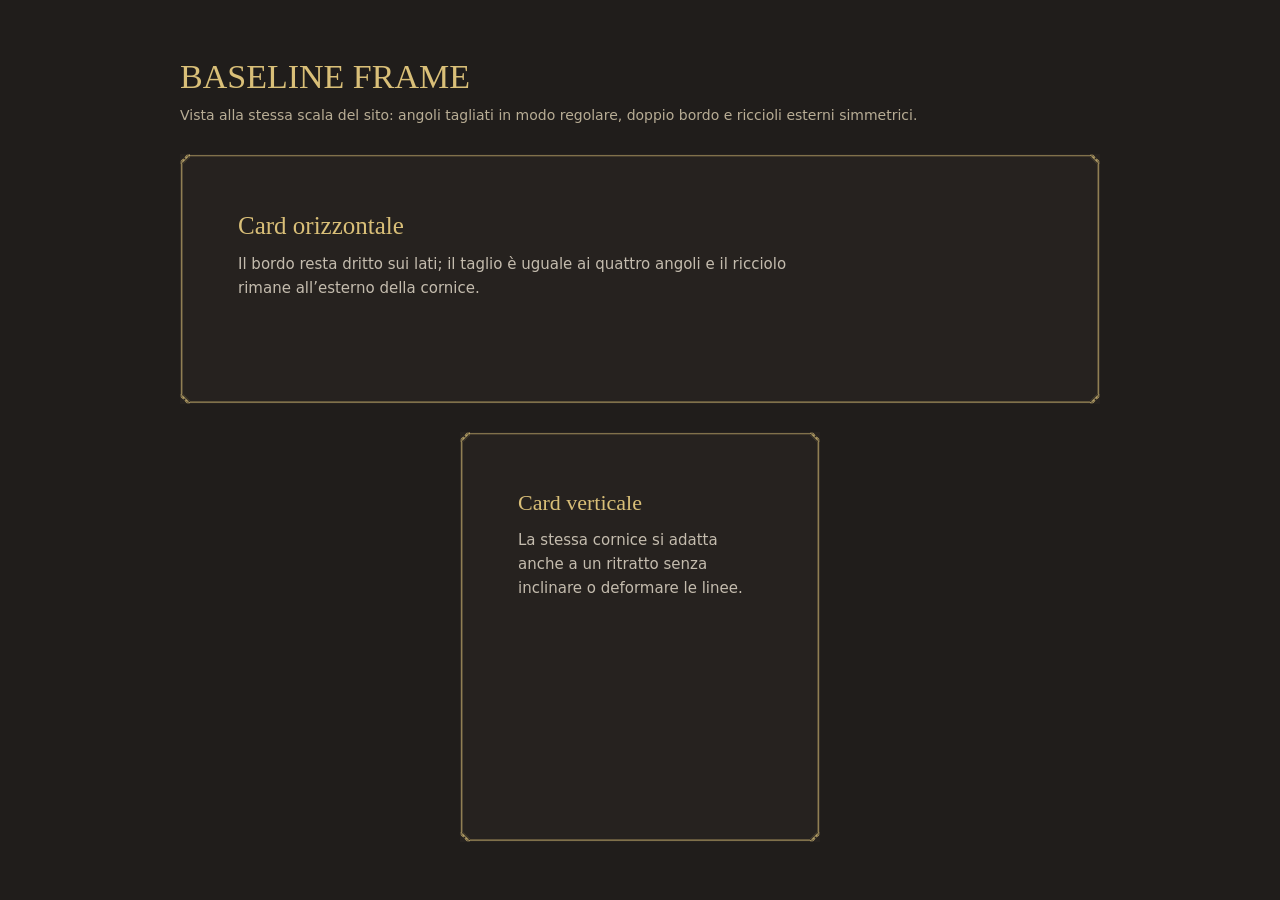
<file: assets/card-frame-preview.html>
<!doctype html>
<html lang="it">
<head>
  <meta charset="utf-8">
  <meta name="viewport" content="width=device-width, initial-scale=1">
  <title>BASELINE FRAME — Letherel</title>
  <style>
    :root { color-scheme: dark; --gold: #d9bf78; --cream: #e9dfc7; }
    * { box-sizing: border-box; }
    body {
      min-height: 100vh; margin: 0; padding: 48px 24px;
      display: grid; place-items: center;
      background: #201d1b; color: var(--cream);
      font-family: Georgia, "Times New Roman", serif;
    }
    main { width: min(920px, 100%); }
    h1 { margin: 0 0 8px; color: var(--gold); font-size: clamp(24px, 4vw, 34px); font-weight: 400; }
    p { margin: 0 0 28px; color: #b8ad95; font: 14px/1.6 system-ui, sans-serif; }
    .sample {
      border: 10px solid transparent;
      border-image-source: url("card-frame.svg");
      border-image-slice: 32 fill;
      border-image-width: 10px;
      border-image-repeat: stretch;
      padding: clamp(20px, 5vw, 48px);
      background: #26221f;
      min-height: 250px;
    }
    .sample h2 { margin: 0 0 12px; color: var(--gold); font-size: 25px; font-weight: 400; }
    .sample p { max-width: 62ch; margin: 0; color: #c4bcae; font-size: 15px; }
    .portrait { width: min(360px, 100%); min-height: 410px; margin: 28px auto 0; }
    .portrait h2 { font-size: 22px; }
    @media (max-width: 560px) { body { padding: 28px 14px; } }
  </style>
</head>
<body>
  <main>
    <h1>BASELINE FRAME</h1>
    <p>Vista alla stessa scala del sito: angoli tagliati in modo regolare, doppio bordo e riccioli esterni simmetrici.</p>
    <section class="sample">
      <h2>Card orizzontale</h2>
      <p>Il bordo resta dritto sui lati; il taglio è uguale ai quattro angoli e il ricciolo rimane all’esterno della cornice.</p>
    </section>
    <section class="sample portrait">
      <h2>Card verticale</h2>
      <p>La stessa cornice si adatta anche a un ritratto senza inclinare o deformare le linee.</p>
    </section>
  </main>
</body>
</html>
</file>
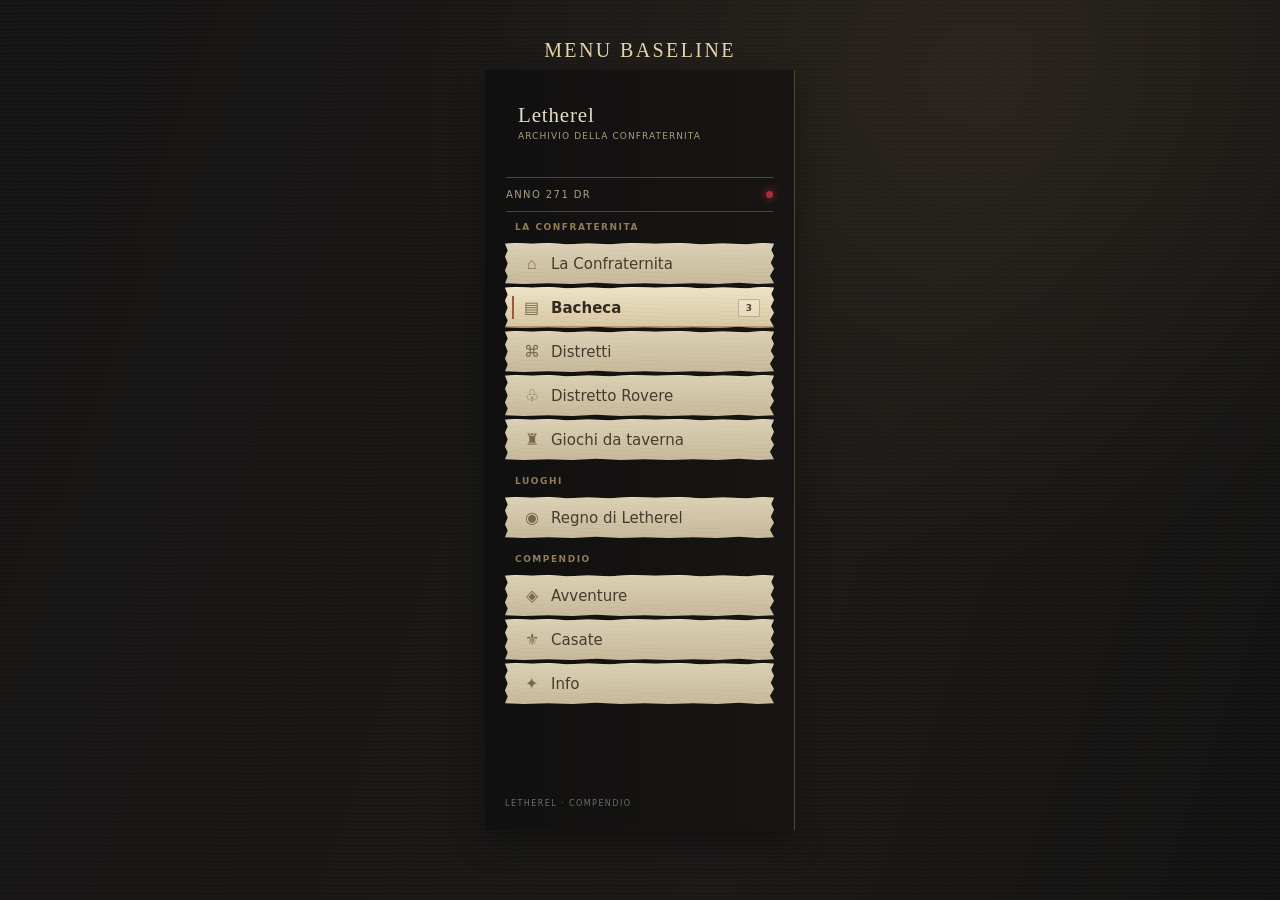
<file: assets/menu-baseline-preview.html>
<!doctype html>
<html lang="it">
<head>
  <meta charset="utf-8">
  <meta name="viewport" content="width=device-width, initial-scale=1">
  <title>MENU BASELINE — Letherel</title>
  <link rel="stylesheet" href="./site.css">
  <style>
    body { min-height: 100vh; display: grid; place-items: center; padding: 28px; }
    .menu-preview { width: min(310px, 100%); height: min(760px, calc(100vh - 56px)); min-height: 610px; }
    .menu-preview .sidebar { position: relative; inset: auto; width: 100%; height: 100%; min-height: 610px; box-shadow: 0 12px 32px rgba(0,0,0,.32); }
    .preview-heading { position: fixed; top: 25px; left: 50%; transform: translateX(-50%); color: var(--gold-light); font: 20px/1.2 var(--serif); letter-spacing: .12em; text-transform: uppercase; }
    @media(max-height:700px) { body { align-items: start; } .menu-preview { height: auto; } }
    @media(max-width:380px) { body { padding: 12px; } .menu-preview { min-height: 580px; } .menu-preview .sidebar { min-height: 580px; } }
  </style>
</head>
<body>
  <h1 class="preview-heading">MENU BASELINE</h1>
  <main class="menu-preview">
    <aside class="sidebar">
      <a class="brand" href="#">
        <span class="brand-mark" aria-hidden="true"><i></i></span>
        <span><strong>Letherel</strong><small>Archivio della Confraternita</small></span>
      </a>
      <div class="sidebar-rule"><span>Anno 271 dr</span><b class="live-dot"></b></div>
      <nav class="main-nav">
        <p class="nav-label">La Confraternita</p>
        <a href="#"><span class="nav-icon">⌂</span>La Confraternita</a>
        <a class="active" href="#"><span class="nav-icon">▤</span>Bacheca <span class="nav-count">3</span></a>
        <a href="#"><span class="nav-icon">⌘</span>Distretti</a>
        <a href="#"><span class="nav-icon">♧</span>Distretto Rovere</a>
        <a href="#"><span class="nav-icon">♜</span>Giochi da taverna</a>
        <p class="nav-label nav-label-spaced">Luoghi</p>
        <a href="#"><span class="nav-icon">◉</span>Regno di Letherel</a>
        <p class="nav-label nav-label-spaced">Compendio</p>
        <a href="#"><span class="nav-icon">◈</span>Avventure</a>
        <a href="#"><span class="nav-icon">⚜</span>Casate</a>
        <a href="#"><span class="nav-icon">✦</span>Info</a>
      </nav>
      <div class="sidebar-bottom"><span class="sidebar-version">LETHEREL · COMPENDIO</span></div>
    </aside>
  </main>
</body>
</html>
</file>
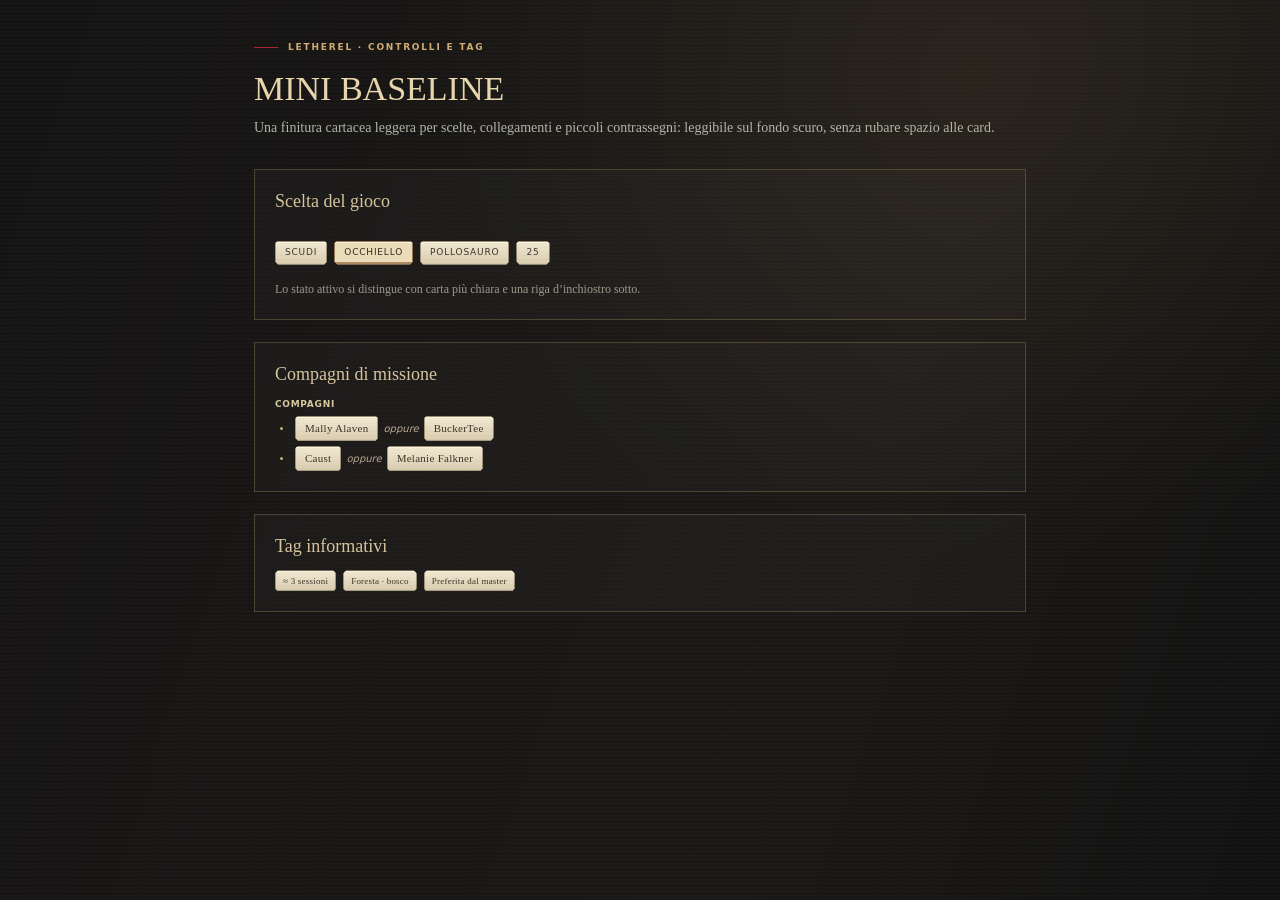
<file: assets/mini-baseline-preview.html>
<!doctype html>
<html lang="it">
<head>
  <meta charset="utf-8">
  <meta name="viewport" content="width=device-width, initial-scale=1">
  <title>MINI BASELINE — Letherel</title>
  <link rel="stylesheet" href="./site.css">
  <style>
    body { min-height: 100vh; }
    .mini-preview { width: min(820px, 100%); margin: auto; padding: 42px 24px 60px; }
    .mini-preview h1 { margin: 0 0 8px; color: var(--gold-light); font: 34px/1.15 var(--serif); font-weight: 400; }
    .mini-preview .intro { margin: 0 0 30px; color: #b1b4a6; font: 14px/1.65 var(--serif); }
    .demo-section { margin-top: 22px; padding: 20px; border: 1px solid var(--line); background: rgba(255,255,255,.018); }
    .demo-section h2 { margin: 0 0 12px; color: #d5c49b; font: 18px/1.3 var(--serif); font-weight: 400; }
    .demo-note { margin: 12px 0 0; color: #9a9a8a; font: 12px/1.6 var(--serif); }
    .demo-tags { display: flex; flex-wrap: wrap; gap: 7px; }
    .demo-section .mission-companions { margin-top: 0; }
    @media(max-width:560px) { .mini-preview { padding: 30px 15px; } .demo-section { padding: 16px 13px; } }
  </style>
</head>
<body>
  <main class="mini-preview">
    <div class="eyebrow">Letherel · controlli e tag</div>
    <h1>MINI BASELINE</h1>
    <p class="intro">Una finitura cartacea leggera per scelte, collegamenti e piccoli contrassegni: leggibile sul fondo scuro, senza rubare spazio alle card.</p>

    <section class="demo-section">
      <h2>Scelta del gioco</h2>
      <div class="game-tabs" role="tablist" aria-label="Giochi da taverna">
        <button class="game-tab" role="tab" aria-selected="false">SCUDI</button>
        <button class="game-tab" role="tab" aria-selected="true">OCCHIELLO</button>
        <button class="game-tab" role="tab" aria-selected="false">POLLOSAURO</button>
        <button class="game-tab" role="tab" aria-selected="false">25</button>
      </div>
      <p class="demo-note">Lo stato attivo si distingue con carta più chiara e una riga d’inchiostro sotto.</p>
    </section>

    <section class="demo-section">
      <h2>Compagni di missione</h2>
      <div class="mission-companions">
        <strong>Compagni</strong>
        <ul class="mission-companion-list">
          <li><a class="mission-tag" href="#">Mally Alaven</a><span class="mission-choice">oppure</span><a class="mission-tag" href="#">BuckerTee</a></li>
          <li><a class="mission-tag" href="#">Caust</a><span class="mission-choice">oppure</span><a class="mission-tag" href="#">Melanie Falkner</a></li>
        </ul>
      </div>
    </section>

    <section class="demo-section">
      <h2>Tag informativi</h2>
      <div class="demo-tags">
        <span class="tag">≈ 3 sessioni</span>
        <span class="tag">Foresta · bosco</span>
        <span class="tag">Preferita dal master</span>
      </div>
    </section>
  </main>
</body>
</html>
</file>
<file: battlemap-printer/printer.css>
:root{color-scheme:dark;--bg:#141913;--panel:#1c241d;--line:rgba(211,190,142,.2);--ink:#eee8d7;--muted:#a6ad9e;--gold:#d4b675;--green:#809c78;--red:#d27970;font-family:Inter,Segoe UI,Arial,sans-serif;background:var(--bg);color:var(--ink)}
*{box-sizing:border-box}
[hidden]{display:none!important}
body{min-width:320px;margin:0;background:radial-gradient(ellipse at 75% 0,rgba(78,94,64,.19),transparent 42%),var(--bg)}
.topbar{display:flex;align-items:center;justify-content:space-between;min-height:78px;padding:12px clamp(18px,5vw,76px);border-bottom:1px solid var(--line);background:rgba(15,20,15,.8)}
.brand{display:flex;align-items:center;gap:12px;color:var(--ink);text-decoration:none}.brand strong,.brand small{display:block}.brand strong{font:20px Georgia,serif}.brand small{margin-top:5px;color:var(--muted);font-size:10px;letter-spacing:.13em;text-transform:uppercase}.brand-mark{display:grid;width:42px;height:42px;place-items:center;border:1px solid var(--gold);color:var(--gold);font:24px Georgia,serif}
.back-link{color:var(--gold);font-size:12px;text-decoration:none}.back-link:hover{text-decoration:underline}
.page-shell{width:min(1120px,calc(100% - 36px));margin:0 auto;padding:48px 0 72px}
.intro{max-width:740px;margin-bottom:34px}.eyebrow{margin:0 0 10px;color:var(--gold);font-size:10px;font-weight:700;letter-spacing:.16em;text-transform:uppercase}.intro h1{margin:0;font:clamp(39px,7vw,68px)/1.02 Georgia,serif;font-weight:400}.intro h1 em{color:#d7c699;font-weight:400}.intro>p:last-child,.upload-panel p:not(.eyebrow),.output-copy p:last-child{max-width:680px;color:var(--muted);font:15px/1.7 Georgia,serif}
.upload-panel,.output-panel{display:flex;align-items:center;justify-content:space-between;gap:24px;padding:23px 26px;border:1px solid var(--line);background:linear-gradient(130deg,rgba(40,50,40,.9),rgba(27,31,25,.92))}.upload-panel h2,.output-panel h2{margin:0;color:#eaddbd;font:25px Georgia,serif;font-weight:400}.upload-panel p:not(.eyebrow),.output-copy p:last-child{margin:8px 0 0;font-size:13px}.upload-button,.generate-button{display:inline-flex;min-height:44px;align-items:center;justify-content:center;padding:0 18px;border:1px solid rgba(212,182,117,.58);background:rgba(212,182,117,.11);color:var(--gold);font-size:11px;font-weight:700;letter-spacing:.08em;text-transform:uppercase;cursor:pointer}.upload-button:hover,.generate-button:hover:not(:disabled){background:rgba(212,182,117,.2)}
.image-list{display:grid;gap:22px;margin-top:22px}.image-card{min-width:0;overflow:hidden;border:1px solid var(--line);background:rgba(27,34,27,.88)}.image-card-head{display:flex;align-items:center;justify-content:space-between;gap:16px;padding:17px 20px;border-bottom:1px solid var(--line)}.image-title{min-width:0;overflow:hidden;color:#e7deca;font:18px Georgia,serif;text-overflow:ellipsis;white-space:nowrap}.remove-button{flex:none;border:0;background:transparent;color:#c98d83;font-size:11px;cursor:pointer}.image-card-body{display:grid;grid-template-columns:minmax(0,1fr) 290px;min-height:350px}.image-editor{position:relative;min-width:0;min-height:350px;max-height:580px;overflow:auto;background:#101410}.image-viewport{position:relative;width:max-content;min-width:100%;min-height:100%;margin:auto}.image-viewport img{display:block;max-width:none;user-select:none;-webkit-user-drag:none}.image-viewport svg{position:absolute;inset:0;overflow:visible;touch-action:none;cursor:crosshair}.selection-box{fill:rgba(219,187,113,.22);stroke:#f5d47f;stroke-width:2;vector-effect:non-scaling-stroke}.editor-hint{position:sticky;z-index:1;bottom:8px;left:8px;width:max-content;max-width:calc(100% - 16px);margin:8px;padding:7px 9px;background:rgba(12,16,12,.82);color:#d5d5c6;font-size:11px}
.image-settings{display:grid;align-content:start;gap:16px;padding:22px 20px;border-left:1px solid var(--line)}.image-settings label{display:grid;gap:7px;color:#e4ddca;font-size:12px}.image-settings input[type=number]{width:100%;min-height:40px;padding:0 10px;border:1px solid var(--line);background:#121711;color:var(--ink);font:15px Georgia,serif}.zoom-row{display:grid;grid-template-columns:1fr auto;gap:8px;align-items:center;color:var(--muted);font-size:11px}.zoom-row input{grid-column:1/-1;width:100%;accent-color:var(--gold)}.measure-hint{min-height:44px;margin:0;color:var(--muted);font-size:11px;line-height:1.6}.measure-hint[data-kind=error]{color:var(--red)}.measure-hint[data-kind=success]{color:#a7c392}.layout-result{padding:11px;border:1px solid var(--line);color:#e0d4b5;font:13px/1.5 Georgia,serif}.layout-result strong{display:block;color:var(--gold);font-size:17px;font-weight:400}
.page-count-controls{display:grid;grid-template-columns:1fr 1fr;gap:10px}.page-count-controls .layout-button{grid-column:1/-1;width:100%;font-size:9px}
.empty-state{display:grid;min-height:170px;place-content:center;justify-items:center;margin-top:22px;border:1px dashed var(--line);color:var(--muted)}.empty-state span{color:var(--gold);font-size:30px}.empty-state p{margin:10px 0 0;font:14px Georgia,serif}
.output-panel{display:grid;grid-template-columns:minmax(0,1fr) auto;margin-top:24px}.output-panel[hidden]{display:none}.output-actions{display:grid;justify-items:end;gap:14px}.reference-toggle{display:flex;align-items:center;gap:8px;color:var(--muted);font-size:12px;cursor:pointer}.reference-toggle input{accent-color:var(--gold)}.generate-button{min-width:150px;background:var(--gold);color:#1c2119}.generate-button:disabled{opacity:.45;cursor:not-allowed}.status{grid-column:1/-1;min-height:17px;margin:0;color:#b7c99e;font-size:12px}.footnote{margin:20px 0 0;color:#879083;font:12px/1.7 Georgia,serif}
@media(max-width:760px){.page-shell{padding-top:32px}.upload-panel,.output-panel{align-items:flex-start;flex-direction:column}.image-card-body{grid-template-columns:1fr}.image-settings{border-top:1px solid var(--line);border-left:0}.image-editor{min-height:280px}.upload-button,.generate-button{width:100%}.output-actions{width:100%;justify-items:start}.status{width:100%}}
@media print{body{background:#fff;color:#000}.topbar,.page-shell{display:none}}
</file>
<file: assets/css/site.css>
:root{--card-frame-image:url("../card-frame.svg");--rank-divider-image:url("../rank-divider.svg");color-scheme:dark;--ink:#e8e3d4;--muted:#a6a493;--bg:#101812;--panel:#17221b;--line:rgba(206,190,145,.14);--gold:#d0ad67;--gold-light:#ecd5a0;--green:#78916e;--sidebar:258px;--serif:Georgia,"Times New Roman",serif;--sans:Inter,ui-sans-serif,system-ui,-apple-system,"Segoe UI",sans-serif}
*{box-sizing:border-box}html{min-height:100%;background:var(--bg);scroll-behavior:smooth}body{margin:0;min-width:320px;color:var(--ink);font-family:var(--sans);background:radial-gradient(ellipse at 70% -15%,rgba(74,95,69,.2),transparent 48%),var(--bg)}button,input{font:inherit}a{color:inherit;text-decoration:none}.sidebar{position:fixed;z-index:30;inset:0 auto 0 0;display:flex;flex-direction:column;width:var(--sidebar);padding:29px 20px 20px;border-right:1px solid var(--line);background:rgba(16,24,18,.97)}.brand{display:flex;align-items:center;gap:13px;min-height:47px}.brand-crest{display:block;width:78px;height:90px;flex:0 0 78px;object-fit:contain}.brand strong{display:block;font:21px/1 var(--serif);letter-spacing:.04em}.brand small{display:block;margin-top:5px;color:var(--muted);font-size:9px;letter-spacing:.12em;text-transform:uppercase}.sidebar-rule{display:flex;align-items:center;justify-content:space-between;margin:31px 1px 24px;padding:11px 0;border-block:1px solid var(--line);color:var(--muted);font-size:10px;letter-spacing:.14em;text-transform:uppercase}.live-dot{display:inline-block;width:7px;height:7px;flex:0 0 auto;border:0;border-radius:50%;background:#86a97d;box-shadow:0 0 0 4px rgba(134,169,125,.1),0 0 12px rgba(134,169,125,.6)}.nav-label{margin:0 0 11px 10px;color:#758075;font-size:9px;font-weight:700;letter-spacing:.17em;text-transform:uppercase}.nav-label-spaced{margin-top:31px}.main-nav a{position:relative;display:flex;align-items:center;min-height:41px;margin:3px 0;padding:0 10px;border:1px solid transparent;border-radius:5px;color:#b9bcae;font-size:12px;transition:.18s ease}.main-nav a:hover{border-color:var(--line);background:rgba(255,255,255,.025);color:var(--ink)}.main-nav a.active{border-color:rgba(208,173,103,.2);background:linear-gradient(90deg,rgba(208,173,103,.12),rgba(208,173,103,.025));color:var(--gold-light)}.main-nav a.active:before{position:absolute;inset:8px auto 8px -1px;width:2px;background:var(--gold);content:""}.nav-icon{display:inline-grid;place-items:center;width:25px;margin-right:7px;color:#8d9a84;font:16px var(--serif)}.main-nav a.active .nav-icon{color:var(--gold)}.nav-count{margin-left:auto;padding:3px 7px;border:1px solid rgba(208,173,103,.3);border-radius:99px;color:var(--gold-light);font-size:9px}.sidebar-bottom{margin-top:auto}.sidebar-note{display:flex;gap:10px;margin-bottom:24px;padding:13px 11px;border:1px solid var(--line);border-radius:5px;background:rgba(255,255,255,.018)}.sidebar-note>span{color:var(--gold)}.sidebar-note p{margin:0;color:var(--muted);font-size:10px;line-height:1.65}.sidebar-note strong{color:var(--ink);font-weight:600}.sidebar-version{color:#657064;font-size:8px;letter-spacing:.18em}.main-area{min-height:100vh;margin-left:var(--sidebar)}.topbar{position:sticky;z-index:20;top:0;display:flex;align-items:center;gap:25px;height:66px;padding:0 5.3vw;border-bottom:1px solid var(--line);background:rgba(16,24,18,.88);backdrop-filter:blur(16px)}.breadcrumbs{display:flex;align-items:center;gap:11px;min-width:175px;color:#a9ad9e;font:12px var(--serif)}.breadcrumbs b{color:#566256;font:12px var(--sans)}.top-status{display:flex;align-items:center;gap:11px;padding-left:14px;border-left:1px solid var(--line)}.top-status .live-dot{width:6px;height:6px}.top-status small,.top-status strong{display:block}.top-status small{color:#788477;font-size:8px;letter-spacing:.12em}.top-status strong{margin-top:3px;color:#d5d6c7;font-size:10px;font-weight:500}.menu-button{display:none;border:0;background:none;color:var(--gold-light);font-size:20px}.content-wrap{max-width:1280px;min-height:calc(100vh - 109px);margin:0 auto;padding:46px 5.3vw 64px}.site-footer{display:flex;justify-content:space-between;gap:15px;margin:0 5.3vw;padding:17px 0 22px;border-top:1px solid var(--line);color:#727a6f;font-size:9px;letter-spacing:.08em;text-transform:uppercase}.eyebrow{display:flex;align-items:center;gap:10px;margin-bottom:17px;color:var(--gold);font-size:9px;font-weight:700;letter-spacing:.2em;text-transform:uppercase}.eyebrow:before{width:24px;height:1px;background:var(--gold);content:""}.page-title{max-width:780px;margin:0;font:clamp(36px,5vw,59px)/1.04 var(--serif);font-weight:400;letter-spacing:-.035em}.page-title em{color:var(--gold-light);font-style:italic}.page-lede{max-width:650px;margin:19px 0 0;color:#b1b4a6;font:16px/1.75 var(--serif)}.page-intro{margin-bottom:38px}.hero{position:relative;overflow:hidden;min-height:350px;display:flex;align-items:flex-end;padding:clamp(24px,4.5vw,52px);border:1px solid rgba(208,173,103,.28);border-radius:6px;background:radial-gradient(ellipse at 72% 42%,rgba(118,151,103,.25),transparent 34%),radial-gradient(ellipse at 82% 58%,rgba(208,173,103,.1),transparent 43%),linear-gradient(120deg,#1b2a20,#17231c 59%,#202820);box-shadow:0 25px 80px rgba(0,0,0,.18)}.hero:before{position:absolute;top:-108px;right:7%;width:380px;height:380px;border:1px solid rgba(208,173,103,.22);border-radius:50%;box-shadow:0 0 0 22px rgba(208,173,103,.025),0 0 0 54px rgba(208,173,103,.025),0 0 0 90px rgba(208,173,103,.02);content:""}.hero:after{position:absolute;top:42px;right:19%;width:104px;height:192px;border:1px solid rgba(236,213,160,.38);border-radius:50%;transform:rotate(41deg);content:""}.hero-orbit{position:absolute;top:78px;right:calc(7% + 120px);width:22px;height:22px;border:1px solid var(--gold);border-radius:50%;background:rgba(16,24,18,.4);box-shadow:0 0 22px rgba(208,173,103,.25)}.hero-content{position:relative;z-index:1;max-width:640px}.hero .eyebrow{margin-bottom:15px}.hero h1{max-width:620px;margin:0;font:clamp(44px,6.2vw,78px)/.98 var(--serif);font-weight:400;letter-spacing:-.04em}.hero h1 span{display:block;color:var(--gold-light);font-style:italic}.hero p{max-width:510px;margin:20px 0 0;color:#bdc0b0;font:15px/1.7 var(--serif)}.hero-actions,.page-actions{display:flex;flex-wrap:wrap;gap:10px;margin-top:25px}.button{display:inline-flex;align-items:center;justify-content:center;gap:10px;min-height:39px;padding:0 15px;border:1px solid rgba(208,173,103,.52);border-radius:3px;background:rgba(208,173,103,.1);color:var(--gold-light);font-size:10px;letter-spacing:.08em;text-transform:uppercase;transition:.18s ease}.button:hover{background:rgba(208,173,103,.19);border-color:var(--gold)}.button.secondary{border-color:var(--line);background:rgba(255,255,255,.025);color:var(--ink)}.section-heading{display:flex;align-items:end;justify-content:space-between;gap:20px;margin:48px 0 18px}.section-heading h2{margin:0;font:26px/1.1 var(--serif);font-weight:400}.section-heading p{margin:7px 0 0;color:var(--muted);font:12px/1.6 var(--serif)}.text-link{color:var(--gold-light);font-size:10px;letter-spacing:.08em;text-transform:uppercase}.stats-grid{display:grid;grid-template-columns:repeat(4,1fr);gap:1px;overflow:hidden;margin-top:24px;border:1px solid var(--line);border-radius:5px;background:var(--line)}.stat{min-height:96px;padding:20px;background:var(--panel)}.stat strong{display:block;color:var(--gold-light);font:28px/1 var(--serif);font-weight:400}.stat span{display:block;margin-top:10px;color:#899286;font-size:9px;letter-spacing:.13em;text-transform:uppercase}.card-grid{display:grid;grid-template-columns:repeat(3,minmax(0,1fr));gap:13px}.card,.panel{min-width:0;padding:20px;border:1px solid var(--line);border-radius:5px;background:linear-gradient(145deg,rgba(28,42,33,.86),rgba(23,34,27,.75))}.card h3{margin:0;font:20px/1.25 var(--serif);font-weight:400}.card p{margin:10px 0 0;color:#a6ab9c;font:12px/1.7 var(--serif)}.card-kicker{display:flex;justify-content:space-between;gap:8px;margin-bottom:13px;color:var(--gold);font-size:9px;letter-spacing:.12em;text-transform:uppercase}.mission-card{position:relative;display:flex;flex-direction:column;min-height:260px;padding:21px;border:1px solid var(--line);border-radius:5px;background:linear-gradient(155deg,#1c2b21,#17221b 75%);transition:transform .2s ease,border-color .2s ease}.mission-card:hover{transform:translateY(-3px);border-color:rgba(208,173,103,.38)}.mission-card h3{margin:0;font:23px/1.12 var(--serif);font-weight:400}.mission-card .contractor{margin:9px 0 0;color:#9ba294;font:11px var(--serif)}.mission-card>p:not(.contractor){color:#a6ab9c;font:12px/1.6 var(--serif)}.mission-tags{display:flex;flex-wrap:wrap;gap:6px;margin-top:18px}.tag{padding:5px 8px;border:1px solid rgba(206,190,145,.16);border-radius:2px;color:#bbc0ae;font-size:8px;letter-spacing:.08em;text-transform:uppercase}.mission-bars{display:grid;grid-template-columns:repeat(3,1fr);gap:6px;margin-top:19px}.metric{color:#818a7e;font-size:8px;letter-spacing:.06em;text-transform:uppercase}.metric strong{display:block;margin-top:5px;color:#d3d0c0;font-size:10px;font-weight:500}.mission-bottom{display:flex;align-items:center;justify-content:space-between;gap:12px;margin-top:auto;padding-top:22px}.reward{color:var(--gold-light);font:17px var(--serif)}.reward small{display:block;margin-top:4px;color:#8b9384;font:8px var(--sans);letter-spacing:.11em;text-transform:uppercase}.callout{display:flex;gap:15px;margin-top:29px;padding:17px 19px;border-left:2px solid var(--gold);background:rgba(208,173,103,.06);color:#b7b9aa;font:13px/1.65 var(--serif)}.callout strong{color:var(--gold-light)}.split-grid{display:grid;grid-template-columns:minmax(0,1.2fr) minmax(260px,.8fr);gap:16px}.panel{padding:clamp(20px,3vw,30px);background:rgba(23,34,27,.7)}.panel h2,.panel h3{margin:0;font:24px/1.18 var(--serif);font-weight:400}.panel p{color:#aeb1a2;font:13px/1.8 var(--serif)}.panel p:last-child{margin-bottom:0}.theory-list,.council-list{display:grid;gap:0;margin-top:16px}.theory{display:grid;grid-template-columns:29px 1fr;gap:11px;padding:12px 0;border-top:1px solid var(--line)}.theory-index{color:var(--gold);font:19px var(--serif)}.theory strong{color:#e4dfcf;font:15px var(--serif);font-weight:400}.theory p{margin:5px 0 0;font-size:11px}.council-row{display:flex;justify-content:space-between;gap:12px;padding:12px 0;border-bottom:1px solid var(--line);color:#b4b7a9;font:12px var(--serif)}.council-row:last-child{border-bottom:0}.council-row strong{color:var(--gold-light);font:12px var(--sans);font-weight:500;text-align:right}.roster-grid{display:grid;grid-template-columns:repeat(3,minmax(0,1fr));gap:9px;margin-top:17px}.member{padding:14px 15px;border:1px solid var(--line);border-radius:4px;background:rgba(255,255,255,.018)}.member strong{display:block;color:#e4e0d2;font:15px var(--serif);font-weight:400}.member small{display:block;margin-top:5px;color:#858f82;font-size:8px;letter-spacing:.1em;text-transform:uppercase}.rank-block+.rank-block{margin-top:34px}.rank-title{display:flex;align-items:center;gap:12px;margin:0 0 15px;color:var(--gold-light);font:22px var(--serif);font-weight:400}.rank-title:after{height:1px;flex:1;background:var(--line);content:""}.rank-title small{color:#838b7e;font:9px var(--sans);letter-spacing:.1em;text-transform:uppercase}.district-grid{display:grid;grid-template-columns:repeat(4,minmax(0,1fr));gap:8px;margin-top:18px}.district-chip{display:flex;justify-content:space-between;align-items:center;gap:7px;min-height:44px;padding:10px 12px;border:1px solid var(--line);border-radius:3px;color:#c8c8ba;font:12px var(--serif)}.district-chip.current{border-color:rgba(208,173,103,.5);background:rgba(208,173,103,.09);color:var(--gold-light)}.district-chip small{color:#778375;font:8px var(--sans);text-transform:uppercase}.game-tabs{display:flex;flex-wrap:wrap;gap:7px;margin:27px 0 15px}.game-tab{padding:9px 13px;border:1px solid var(--line);border-radius:3px;background:transparent;color:#b4b8aa;font-size:9px;letter-spacing:.11em;text-transform:uppercase;cursor:pointer}.game-tab[aria-selected=true]{border-color:rgba(208,173,103,.55);background:rgba(208,173,103,.1);color:var(--gold-light)}.game-panel{padding:clamp(20px,3vw,30px);border:1px solid var(--line);border-radius:5px;background:var(--panel)}.game-panel h2{margin:0;font:27px var(--serif);font-weight:400}.game-panel>p{max-width:760px;color:#b4b7a9;font:14px/1.8 var(--serif)}.rule-grid{display:grid;grid-template-columns:repeat(3,1fr);gap:10px;margin-top:20px}.rule-item{padding:14px;border:1px solid var(--line);border-radius:3px}.rule-item strong{display:block;color:var(--gold-light);font:14px var(--serif);font-weight:400}.rule-item span{display:block;margin-top:6px;color:#999f90;font-size:10px;line-height:1.6}.timeline-card{display:grid;grid-template-columns:88px 1fr;gap:17px;padding:20px 0;border-top:1px solid var(--line)}.timeline-date{color:var(--gold);font:14px var(--serif)}.timeline-card h3{margin:0;font:19px var(--serif);font-weight:400}.timeline-card p{margin:7px 0 0;color:#a6ab9c;font:12px/1.7 var(--serif)}.house-grid{display:grid;grid-template-columns:repeat(4,minmax(0,1fr));gap:9px;margin-top:17px}.house{position:relative;overflow:hidden;min-height:96px;padding:17px;border:1px solid var(--line);border-radius:4px;background:linear-gradient(140deg,rgba(35,52,39,.9),rgba(20,29,23,.7))}.house:after{position:absolute;right:-14px;bottom:-30px;width:70px;height:70px;border:1px solid rgba(208,173,103,.14);border-radius:50%;content:""}.house strong{position:relative;z-index:1;display:block;font:18px var(--serif);font-weight:400}.house small{position:relative;z-index:1;display:block;margin-top:8px;color:#899285;font-size:8px;letter-spacing:.1em;text-transform:uppercase}
@media(prefers-reduced-motion:no-preference){.content-wrap>*{animation:rise .36s ease both}@keyframes rise{from{opacity:.5;transform:translateY(7px)}to{opacity:1;transform:none}}}
@media(max-width:1050px){.sidebar{width:225px}.main-area{margin-left:225px}.topbar,.content-wrap{padding-inline:3.5vw}.card-grid{grid-template-columns:repeat(2,minmax(0,1fr))}.district-grid{grid-template-columns:repeat(3,minmax(0,1fr))}.house-grid{grid-template-columns:repeat(3,minmax(0,1fr))}}
@media(max-width:760px){.sidebar{width:258px;transform:translateX(-102%);transition:transform .25s ease;box-shadow:15px 0 40px rgba(0,0,0,.3)}.sidebar.open{transform:translateX(0)}.sidebar-scrim{position:fixed;z-index:25;inset:0;display:none;background:rgba(0,0,0,.58)}.sidebar-scrim.show{display:block}.main-area{margin-left:0}.topbar{height:59px;gap:13px;padding-inline:17px}.menu-button{display:block;padding:5px;cursor:pointer}.breadcrumbs{min-width:0;flex:1;font-size:11px}.top-status{display:none}.content-wrap{min-height:calc(100vh - 100px);padding:30px 18px 44px}.site-footer{flex-wrap:wrap;margin-inline:18px;font-size:8px}.site-footer span:nth-child(2){order:3;width:100%}.hero{min-height:360px;padding:27px 22px}.hero:before{top:-40px;right:-130px;width:300px;height:300px}.hero:after{right:25px}.hero-orbit{right:110px}.page-title{font-size:43px}.page-lede{font-size:14px}.stats-grid{grid-template-columns:repeat(2,1fr)}.stat{min-height:82px;padding:15px}.stat strong{font-size:24px}.card-grid,.split-grid{grid-template-columns:1fr}.roster-grid,.district-grid{grid-template-columns:repeat(2,minmax(0,1fr))}.house-grid{grid-template-columns:repeat(2,minmax(0,1fr))}.section-heading{align-items:start;flex-direction:column;margin-top:39px}.rule-grid{grid-template-columns:1fr}.timeline-card{grid-template-columns:65px 1fr;gap:11px}}
@media(max-width:390px){.roster-grid,.district-grid{grid-template-columns:1fr}.hero h1{font-size:41px}}
/* Letherel: archivio di gilda, tra Google Sites e tavola illustrata. */
:root{color-scheme:dark;--ink:#e5dcc5;--muted:#aa9d82;--bg:#141313;--panel:#211e1b;--line:rgba(193,166,112,.28);--gold:#c9ad78;--gold-light:#e7d5ad;--green:#78916e;--sidebar:258px}
html,body{background-color:var(--bg)}body{background-image:repeating-linear-gradient(0deg,rgba(228,208,164,.018) 0,rgba(228,208,164,.018) 1px,transparent 1px,transparent 4px),radial-gradient(ellipse at 76% 8%,rgba(115,92,58,.16),transparent 42%),linear-gradient(110deg,#151414,#1b1917 65%,#121212)}
.sidebar{border-right:1px solid rgba(201,173,120,.34);background:linear-gradient(90deg,rgba(17,16,16,.99),rgba(24,22,20,.98));box-shadow:8px 0 30px rgba(0,0,0,.22)}

.sidebar-rule{border-color:rgba(201,173,120,.34)}.live-dot{background:#a92e35;box-shadow:0 0 0 4px rgba(169,46,53,.12),0 0 12px rgba(169,46,53,.55)}
.nav-label{color:#927c58}.main-nav a{border-radius:0;color:#c4b99f}.main-nav a:hover{border-color:rgba(201,173,120,.24);background:rgba(201,173,120,.06)}.main-nav a.active{border-color:rgba(201,173,120,.35);background:linear-gradient(90deg,rgba(169,46,53,.23),rgba(201,173,120,.04));color:#f0dfb6}.main-nav a.active:before{width:3px;background:#b12b34}.nav-icon{color:#a38a5c}.nav-count{border-radius:0;border-color:rgba(169,46,53,.65);color:#e2b5a5}
.topbar{border-color:var(--line);background:rgba(19,18,17,.92)}.content-wrap{max-width:1400px}.site-footer{border-color:var(--line);color:#8b7e65}
.hero{min-height:285px;padding:clamp(25px,4vw,48px);border:1px solid rgba(201,173,120,.58);border-radius:0;background:linear-gradient(90deg,rgba(18,17,16,.96) 0%,rgba(27,24,20,.84) 52%,rgba(18,17,16,.95) 100%),repeating-linear-gradient(135deg,rgba(214,191,145,.055) 0 1px,transparent 1px 8px);box-shadow:inset 0 0 0 5px rgba(201,173,120,.08),inset 0 0 0 7px rgba(201,173,120,.24),0 24px 65px rgba(0,0,0,.27)}
.hero:before{top:16px;right:8%;width:215px;height:235px;border:1px solid rgba(225,206,164,.58);border-radius:0;transform:rotate(2deg);box-shadow:inset 0 0 0 7px rgba(201,173,120,.09),inset 0 0 0 9px rgba(201,173,120,.24),0 0 0 1px rgba(0,0,0,.8)}
.hero:after{top:49%;right:-3%;left:-3%;width:106%;height:31px;border:0;border-radius:0;background:linear-gradient(90deg,#531c21,#a72b34 18%,#8d202a 78%,#5a1b20);transform:rotate(-5deg);box-shadow:0 1px 0 rgba(234,194,147,.38),0 -1px 0 rgba(0,0,0,.55);z-index:0}
.hero-orbit{top:37px;right:calc(8% + 86px);z-index:1;width:43px;height:43px;border:1px solid rgba(231,213,173,.82);border-radius:0;transform:rotate(45deg);box-shadow:inset 0 0 0 5px rgba(201,173,120,.14),0 0 15px rgba(0,0,0,.5)}
.hero-content{z-index:2}.hero h1{max-width:720px;text-shadow:2px 3px 0 #171411,0 0 22px #0c0b0a}.hero h1 span{color:var(--gold-light);font-style:normal}.eyebrow{color:#d0ad72}.eyebrow:before{background:#a72b34}
.page-title{letter-spacing:-.015em}.page-title em{color:#d7bd88}.page-intro{padding:0 0 20px;border-bottom:1px solid rgba(201,173,120,.2)}
.stats-grid{border-radius:0;background:rgba(201,173,120,.35)}.stat{background:linear-gradient(145deg,#25211d,#1b1917)}.stat strong{color:#d8c08e}.stat span{color:#a6987b}
.card,.panel,.mission-card,.game-panel{border-radius:0;border-color:rgba(201,173,120,.34);background-color:#211e1b;background-image:linear-gradient(145deg,rgba(43,37,30,.84),rgba(25,23,21,.96));box-shadow:inset 0 0 0 3px rgba(201,173,120,.045)}.mission-card{min-height:235px}.mission-card:hover{border-color:#d0ad72}.mission-card h3,.card h3,.panel h2,.panel h3{color:#eee1c2}.tag,.game-tab,.district-chip,.member,.rule-item,.house{border-radius:0;border-color:rgba(201,173,120,.26)}.game-tab[aria-selected=true]{border-color:#b12b34;background:rgba(169,46,53,.22)}.callout{border-left-color:#ac2932;background:rgba(169,46,53,.09)}
.district-chip.current{border-color:#b12b34;background:rgba(169,46,53,.16);color:#ead8b0}.house{background:linear-gradient(135deg,rgba(70,55,38,.32),rgba(20,19,18,.78))}.empty-bar{color:#574d3e}.mission-duration{position:absolute;right:18px;bottom:16px}.source-note{max-width:900px;margin:8px 0 32px;padding:17px 20px;border:1px solid var(--line);background:rgba(201,173,120,.045);color:#c0b293;font:13px/1.7 var(--serif)}
@media(max-width:760px){.hero{min-height:245px}.hero:before{right:-35px;width:150px;height:190px}.hero-orbit{right:55px}.hero:after{top:53%}}
.affiliation-grid{margin-top:16px}.affiliation-grid .panel p{margin-bottom:0}
.world-copy{max-width:1000px}.world-copy h1{display:none}.world-copy h2{margin:42px 0 14px;padding-bottom:12px;border-bottom:1px solid rgba(201,173,120,.4);color:#e5d3aa;font:clamp(25px,3.1vw,36px)/1.15 var(--serif);font-weight:400}.world-copy h3{margin:30px 0 12px;color:#cfb67f;font:23px/1.2 var(--serif);font-weight:400}.world-copy h4{margin:22px 0 8px;color:#d8c08e;font:18px/1.25 var(--serif);font-weight:400}.world-copy p,.world-copy li{color:#c1b69e;font:14px/1.8 var(--serif)}.world-copy ul{padding-left:24px}.world-copy li::marker{color:#b12b34}.world-copy a{color:#dfc48e;text-decoration:underline;text-decoration-color:rgba(177,43,52,.8);text-underline-offset:3px}.source-quote{padding-left:17px;border-left:3px solid #ac2932;color:#dfc48e!important}
.lore-copy{max-width:1050px;margin-top:34px}.lore-copy h2{margin:38px 0 12px;padding-bottom:11px;border-bottom:1px solid rgba(201,173,120,.36);color:#e5d3aa;font:clamp(25px,3.1vw,36px)/1.2 var(--serif);font-weight:400}.lore-copy h3{margin:27px 0 9px;color:#cfb67f;font:23px/1.2 var(--serif);font-weight:400}.lore-copy h4{margin:22px 0 8px;color:#d8c08e;font:18px/1.25 var(--serif);font-weight:400}.lore-copy p,.lore-copy li{color:#c1b69e;font:14px/1.8 var(--serif)}.lore-copy ul{padding-left:24px}.lore-copy li::marker{color:#b12b34}.lore-copy a{color:#dfc48e;text-decoration:underline;text-decoration-color:rgba(177,43,52,.8);text-underline-offset:3px}.lore-copy h1,.world-copy h1{margin:0;color:#e5d3aa;font:clamp(36px,5vw,58px)/1.12 var(--serif);font-weight:400}.world-copy{max-width:1050px}.world-copy h1{margin-bottom:18px}.world-copy h2{margin-top:38px}.source-quote{padding-left:17px;border-left:3px solid #ac2932;color:#dfc48e!important}.mission-card>p:not(.contractor){color:#c1b69e;font:13px/1.7 var(--serif)}.mission-companions{margin-top:9px;color:#a99876;font:10px/1.6 var(--sans)}.mission-duration{position:static;align-self:flex-start;margin-top:12px}.card-grid{grid-template-columns:repeat(2,minmax(0,1fr))}@media(max-width:760px){.card-grid{grid-template-columns:1fr}}
.hero{min-height:205px;padding:28px 34px}.hero h1{max-width:none;font-size:clamp(32px,4.5vw,56px);white-space:nowrap}.hero h1 span{display:inline}.hero:before{top:9px;right:7%;width:170px;height:180px}.hero:after{top:54%;height:21px}.hero-orbit{top:25px;right:calc(7% + 68px);width:32px;height:32px}.hero-art{position:absolute;inset:0;width:100%;height:100%;object-fit:cover;opacity:.32;mix-blend-mode:screen}
.mission-art{width:calc(100% + 42px);height:155px;max-width:none;margin:-21px -21px 18px;object-fit:cover;filter:saturate(.7) contrast(1.05);border-bottom:1px solid rgba(201,173,120,.35)}
.district-chip{min-height:88px;justify-content:flex-start}.district-chip img{width:64px;height:62px;flex:none;object-fit:cover;border:1px solid rgba(201,173,120,.28)}.district-chip span{line-height:1.35}
.member{padding:0 0 13px;overflow:hidden}.member img{display:block;width:100%;aspect-ratio:1.55;object-fit:cover;margin-bottom:12px;filter:saturate(.72)}.member strong{padding-inline:13px}
.adventure-art{display:block;width:min(100%,920px);max-height:350px;margin:0 auto 28px;object-fit:cover;border:1px solid rgba(201,173,120,.4)}
.house-grid{grid-template-columns:repeat(2,minmax(0,1fr));gap:14px}.house{padding:0;min-height:0}.house:after{display:none}.house>img{display:block;width:100%;aspect-ratio:2.1;object-fit:cover;filter:saturate(.68);border-bottom:1px solid rgba(201,173,120,.28)}.house-copy{padding:18px}.house-copy strong{font-size:23px}.house-copy small{font-size:9px}.house-copy p{position:relative;z-index:1;margin:13px 0 0;color:#c1b69e;font:13px/1.75 var(--serif)}
@media(max-width:760px){.hero{min-height:170px;padding:22px 19px}.hero h1{font-size:clamp(27px,7.8vw,40px)}.hero:before{right:-38px;width:125px;height:145px}.hero-orbit{right:61px;width:26px;height:26px}.house-grid{grid-template-columns:1fr}.mission-art{height:135px}.district-chip{min-height:74px}.district-chip img{width:52px;height:52px}}
.game-gallery{display:grid;grid-template-columns:repeat(2,minmax(0,1fr));gap:10px;margin:20px 0}.game-gallery img{width:100%;height:210px;object-fit:cover;border:1px solid rgba(201,173,120,.3);filter:saturate(.7)}@media(max-width:600px){.game-gallery img{height:150px}}
.game-gallery.single-image{grid-template-columns:minmax(0,1fr)}.game-gallery.single-image img{width:min(100%,1000px);height:auto;max-height:420px;justify-self:center;object-fit:contain}
.image-placeholder{position:relative;display:block;overflow:hidden;border:1px solid rgba(201,173,120,.34);background:radial-gradient(ellipse at 50% 55%,rgba(169,46,53,.16),transparent 46%),repeating-linear-gradient(135deg,rgba(201,173,120,.035) 0 1px,transparent 1px 9px),linear-gradient(145deg,#2a2520,#191716 72%);box-shadow:inset 0 0 0 4px rgba(201,173,120,.055)}.image-placeholder:after{position:absolute;top:50%;left:50%;width:35px;height:35px;border:1px solid rgba(201,173,120,.45);content:"";transform:translate(-50%,-50%) rotate(45deg);box-shadow:0 0 0 8px rgba(201,173,120,.05)}.hero-art.image-placeholder{z-index:0;opacity:.55;mix-blend-mode:screen}.mission-art.image-placeholder{width:calc(100% + 42px);height:155px;margin:-21px -21px 18px;border-width:0 0 1px}.district-chip .image-placeholder{width:64px;height:62px;flex:none}.member .image-placeholder{width:100%;aspect-ratio:1.55;margin-bottom:12px}.game-gallery .image-placeholder{height:210px}.adventure-art.image-placeholder{width:min(100%,920px);height:280px;margin:0 auto 28px}.house>.image-placeholder{width:100%;aspect-ratio:2.1;border-width:0 0 1px}.house-copy{position:relative;z-index:1}
@media(max-width:760px){.mission-art.image-placeholder{height:135px}.district-chip .image-placeholder{width:52px;height:52px}.game-gallery .image-placeholder{height:150px}.adventure-art.image-placeholder{height:200px}}
.house>img,.house>.image-placeholder{height:220px;aspect-ratio:auto;object-fit:contain;background-color:#191817}.house>img{padding:8px}.house>.image-placeholder{background-color:#211e1b}
.game-section{max-width:930px;margin:25px 0;padding-top:3px;border-top:1px solid rgba(201,173,120,.18)}.game-section h3{margin:15px 0 8px;color:#e1cfaa;font:20px/1.25 var(--serif);font-weight:400}.game-section p,.game-section li{color:#c1b69e;font:14px/1.8 var(--serif)}.game-section p{margin:10px 0}.game-section ul{display:grid;gap:6px;margin:12px 0;padding-left:22px}.game-section li::marker{color:#b12b34}.game-section p:first-child{margin-top:8px}
.card-grid,.house-grid{grid-template-columns:repeat(3,minmax(0,1fr))}.roster-grid{grid-template-columns:repeat(2,minmax(0,1fr))}
.house-grid{gap:14px}
.member{display:grid;grid-template-columns:minmax(130px,40%) minmax(0,1fr);padding:0;overflow:hidden;align-items:stretch}
.member .image-placeholder,.member .member-portrait{width:100%;height:100%;min-height:280px;aspect-ratio:auto;margin:0;border-width:0 1px 0 0}.member .member-portrait{object-fit:cover;object-position:center top}
.member-copy{min-width:0;padding:18px 17px}
.member-copy h3{margin:0 0 18px;color:#e5d3aa;text-align:center;font:21px/1.2 var(--serif);font-weight:600;text-decoration:underline;text-decoration-color:rgba(201,173,120,.7);text-underline-offset:3px}
.member-facts{display:grid;gap:8px;margin:0 0 16px}
.member-facts>div{display:grid;grid-template-columns:minmax(75px,.8fr) minmax(0,1.2fr);gap:8px;padding-bottom:5px;border-bottom:1px solid rgba(201,173,120,.22)}
.member-facts dt{color:#c9ad78;font:600 13px var(--serif);text-decoration:underline;text-underline-offset:2px}
.member-facts dd{margin:0;color:#e5dcc5;font:600 13px/1.35 var(--serif);text-align:center}
.member-description{color:#c1b69e;font:italic 13px/1.75 var(--serif)}
.member-description p{margin:9px 0}
.member-achievements{grid-column:1/-1;margin:0;padding:13px 17px 16px;border-top:1px solid rgba(201,173,120,.22)}
.member-achievements h4{margin:0 0 8px;color:#d8c08e;font:600 12px var(--serif);text-align:center;text-decoration:underline}
.member-achievements p{margin:7px 0;color:#c1b69e;font:italic 12px/1.7 var(--serif)}
.member-achievements ul{display:grid;gap:6px;margin:0;padding-left:22px}
.member-achievements li{padding-left:2px;color:#c1b69e;font:italic 12px/1.7 var(--serif)}
.member-achievements li::marker{color:#c9ad78}
.world-index{max-width:850px;margin:4px auto 30px;padding:17px 22px;border:1px solid rgba(201,173,120,.34);background:linear-gradient(135deg,rgba(70,55,38,.28),rgba(20,19,18,.78))}
.world-index h2{margin:0 0 12px;padding:0;border:0;color:#e5d3aa;text-align:center;font:24px var(--serif)}
.world-index ol{display:grid;grid-template-columns:1fr;gap:7px;margin:0;padding:0;list-style-position:inside;text-align:center}
.world-index li{padding-left:0;color:#cfb67f}
.world-index a{color:#dfc48e;text-decoration:underline;text-underline-offset:3px}
@media(max-width:1050px){.card-grid,.house-grid{grid-template-columns:repeat(2,minmax(0,1fr))}}
@media(max-width:760px){.card-grid,.house-grid,.roster-grid{grid-template-columns:1fr}.member{grid-template-columns:minmax(105px,35%) minmax(0,1fr)}.member .image-placeholder,.member .member-portrait{min-height:235px}.member-copy{padding:15px 13px}.member-copy h3{font-size:18px}.member-facts>div{grid-template-columns:minmax(68px,.8fr) minmax(0,1.2fr);gap:5px}.world-index ol{grid-template-columns:1fr}}
@media(max-width:390px){.member{grid-template-columns:1fr}.member .image-placeholder,.member .member-portrait{min-height:260px;height:260px;border-width:0 0 1px}.roster-grid{grid-template-columns:1fr}}

/* IMG 2: celestial separators for the member ranks. */
.rank-title{display:block;margin:0 0 18px;text-align:center;font-family:var(--serif);font-size:clamp(25px,2.2vw,30px);line-height:1.1;font-weight:400}
.rank-title::after{display:block;width:100%;height:30px;margin:5px auto 0;content:"";background:linear-gradient(90deg,rgba(236,213,160,.08),rgba(236,213,160,.68)) left 50% / calc(50% - 56px) 1px no-repeat,linear-gradient(90deg,rgba(236,213,160,.68),rgba(236,213,160,.08)) right 50% / calc(50% - 56px) 1px no-repeat,var(--rank-divider-image) center / 100px 30px no-repeat}

/* BASELINE FRAME (IMG 6): one nine-slice frame adapted across the site's card shapes. */
:is(.mission-card,.member,.house,.district-chip,.stat,.card,.panel,.game-panel,.rule-item,.world-index,.adventure-entry,.source-note){border:10px solid transparent;border-image-source:var(--card-frame-image);border-image-slice:32;border-image-width:10px;border-image-outset:0;border-image-repeat:stretch;border-radius:0}
:is(.district-chip,.stat,.rule-item){border-width:5px;border-image-width:5px}
.house::after{display:none}
.house.house-noble{border-color:rgba(112,161,199,.48);background:radial-gradient(ellipse at 85% 8%,rgba(71,126,172,.25),transparent 48%),linear-gradient(140deg,#263544 0%,#25221e 57%,#191817 100%);box-shadow:inset 0 0 0 1px rgba(130,177,211,.1),0 0 18px rgba(56,102,141,.12)}
.house.house-noble:after{border-color:rgba(123,174,211,.2)}
.house.house-important{border-color:rgba(157,117,190,.48);background:radial-gradient(ellipse at 85% 8%,rgba(125,78,157,.26),transparent 48%),linear-gradient(140deg,#352a3e 0%,#27211f 57%,#191817 100%);box-shadow:inset 0 0 0 1px rgba(175,139,206,.1),0 0 18px rgba(107,62,138,.13)}
.house.house-important:after{border-color:rgba(176,137,207,.2)}
.house.house-noble:hover{border-color:rgba(151,195,225,.7);box-shadow:inset 0 0 0 1px rgba(151,195,225,.16),0 0 24px rgba(67,122,163,.2)}
.house.house-important:hover{border-color:rgba(190,155,217,.7);box-shadow:inset 0 0 0 1px rgba(190,155,217,.16),0 0 24px rgba(127,76,157,.22)}
.house.house-noble{box-shadow:inset 0 0 0 1px rgba(130,177,211,.16),0 0 26px 3px rgba(56,102,141,.27)}
.house.house-important{box-shadow:inset 0 0 0 1px rgba(175,139,206,.16),0 0 26px 3px rgba(107,62,138,.28)}
.house.house-noble:before,.house.house-important:before,.house.house-declined:before{position:absolute;inset:0;z-index:1;pointer-events:none;content:""}
.house.house-noble:before{background:linear-gradient(120deg,rgba(48,91,129,.36),rgba(32,39,45,.12) 72%,transparent)}
.house.house-important:before{background:linear-gradient(120deg,rgba(99,59,127,.38),rgba(47,38,52,.12) 72%,transparent)}
.house.house-declined:before{background:linear-gradient(120deg,rgba(125,40,45,.36),rgba(51,34,35,.1) 72%,transparent)}
.house-copy{z-index:2;background:transparent}
.house.house-declined{border-color:rgba(178,62,66,.58);background:radial-gradient(ellipse at 50% 0%,rgba(155,40,48,.25),transparent 54%),linear-gradient(140deg,#352322 0%,#26201f 58%,#191817 100%);box-shadow:inset 0 0 0 1px rgba(198,74,77,.15),0 0 27px 3px rgba(150,38,46,.3)}
.house.house-declined:after{border-color:rgba(199,76,79,.25)}
.house.house-declined:hover{border-color:rgba(211,96,98,.8);box-shadow:inset 0 0 0 1px rgba(211,96,98,.2),0 0 32px 4px rgba(164,48,55,.36)}
.district-grid{grid-template-columns:repeat(3,minmax(0,1fr));gap:18px}
.district-chip{display:flex;flex-direction:column;align-items:stretch;justify-content:flex-start;gap:0;min-height:0;padding:0;text-align:center}
.district-chip img{display:block;width:68.75%;height:auto;aspect-ratio:1;margin-inline:auto;object-fit:cover;border:0;border-bottom:1px solid rgba(201,173,120,.35)}
.district-chip span{display:block;padding:12px 8px 14px;line-height:1.3;text-align:center}
.houses-intro .page-lede{max-width:none}
.adventure-entry{display:grid;grid-template-columns:minmax(280px,.92fr) minmax(0,1fr);gap:30px;align-items:start;padding:0 0 6px}
.adventure-entry>.adventure-art{margin:0}
.adventure-art.image-placeholder{width:100%;height:auto;min-height:340px;aspect-ratio:1.08;margin:0;border:1px solid rgba(201,173,120,.35)}
.adventure-details{padding:10px 0 0;color:#d6d0c4;font:14px/1.65 var(--sans)}
.adventure-details h2{display:flex;align-items:baseline;gap:10px;margin:0 0 28px;padding-bottom:6px;border-bottom:1px solid rgba(201,173,120,.6);color:#c5ae82;font:32px/1.2 var(--serif);font-weight:600}
.adventure-details h2 small{margin-left:auto;color:#c5ae82;font:italic 10px var(--serif)}
.adventure-details h3{margin:0 0 4px;color:#9d7a2d;font:600 14px var(--serif)}
.adventure-details ul{margin:0 0 13px;padding-left:18px;list-style-type:square}
.adventure-details li{margin:3px 0;font-weight:700}
.adventure-details li strong,.adventure-details>p strong{color:#9d7a2d;font-family:var(--serif)}
.adventure-details>p{margin:9px 0;font-weight:700}
.adventure-details s{color:#b63535;text-decoration-thickness:2px}
.adventure-players{margin-top:18px;padding-top:6px;border-top:1px solid #a33131;font-weight:700}
.adventure-players strong{display:block;margin-bottom:2px;color:#b63535;text-decoration:underline;text-underline-offset:3px}
@media(max-width:760px){.adventure-entry{grid-template-columns:1fr;gap:18px}.adventure-art.image-placeholder{min-height:0;aspect-ratio:1.15}.adventure-details{padding-top:0}.adventure-details h2{font-size:27px}}
@media(max-width:760px){.district-grid{grid-template-columns:repeat(2,minmax(0,1fr));gap:12px}.district-chip span{padding:10px 6px 12px}}
@media(max-width:390px){.district-grid{grid-template-columns:1fr}}
.district-chip>.district-art{display:grid;place-items:center;width:100%;aspect-ratio:1;padding:0;border:1px solid rgba(201,173,120,.28);background:linear-gradient(145deg,#211e1b,#171614)}
.district-chip>.district-art img{width:68.75%;height:auto;aspect-ratio:1;margin:0;object-fit:contain;border:0}
.district-chip>span:not(.district-art){padding:12px 8px 14px;line-height:1.3;text-align:center}
.adventure-details{padding:10px 0 0;color:#c1b69e;font:14px/1.7 var(--serif)}
.adventure-details h2{display:flex;align-items:baseline;gap:10px;margin:0 0 25px;padding-bottom:8px;border-bottom:1px solid var(--line);color:var(--gold-light);font:32px/1.2 var(--serif);font-weight:400}
.adventure-details h2 small{margin-left:auto;color:var(--muted);font:italic 11px var(--serif)}
.adventure-details h3{margin:0 0 4px;color:var(--gold);font:600 14px var(--serif)}
.adventure-details li{margin:3px 0;color:var(--ink);font-weight:600}
.adventure-details li strong,.adventure-details>p strong{color:var(--gold);font-family:var(--serif)}
.adventure-details>p{margin:9px 0;color:var(--ink);font-weight:500}
.adventure-details s{color:#c76363;text-decoration-thickness:2px}
.adventure-players{margin-top:18px;padding-top:8px;border-top:1px solid rgba(177,43,52,.65);color:var(--ink);font-weight:500}
.adventure-players strong{display:block;margin-bottom:2px;color:#d27676;text-decoration:underline;text-decoration-color:#b12b34;text-underline-offset:3px}
.confraternity-crest{position:absolute;z-index:1;top:50%;right:8%;width:min(36%,360px);aspect-ratio:1;object-fit:contain;transform:translateY(-50%);filter:drop-shadow(0 10px 24px rgba(0,0,0,.28))}
.hero-orbit{z-index:1}
.world-image-placeholder{width:100%;height:auto;min-height:180px;aspect-ratio:2.35;margin:24px 0;border-color:rgba(201,173,120,.34);background:radial-gradient(ellipse at 50% 50%,rgba(120,145,110,.13),transparent 55%),repeating-linear-gradient(135deg,rgba(201,173,120,.035) 0 1px,transparent 1px 9px),linear-gradient(145deg,#22221d,#171614 72%);box-shadow:inset 0 0 0 4px rgba(201,173,120,.045)}
.world-image-placeholder:after{width:28px;height:28px;border-color:rgba(201,173,120,.34);box-shadow:0 0 0 8px rgba(201,173,120,.035)}
.mission-card{border:1px solid rgba(201,173,120,.22);border-left:4px solid #b12b34;border-radius:0;background:#1b1a18;box-shadow:none}
.mission-card:hover{transform:none;border-color:rgba(201,173,120,.34);border-left-color:#c84b51;background:#201d1b}
@media(max-width:760px){.confraternity-crest{right:6%;width:min(38%,180px);opacity:.72}.world-image-placeholder{min-height:130px;aspect-ratio:1.6}}
.hero{border:0;box-shadow:none;background:linear-gradient(110deg,#171614 0%,#211c19 55%,#171614 100%)}
.hero:before,.hero-orbit{display:none}
.confraternity-seal{display:flex;justify-content:center;margin:30px 0 40px}
.confraternity-crest{position:static;display:block;width:min(340px,65vw);height:auto;aspect-ratio:1;transform:none;opacity:1}
.lore-copy .confraternity-crest{float:left;width:min(30%,270px);margin:2px 22px 14px 0}
.lore-copy h2:not(:first-child){clear:both}
.adventure-players strong{margin-bottom:0;line-height:1.25}
.adventure-players span{display:block;line-height:1.4}
@media(max-width:760px){.lore-copy .confraternity-crest{width:38%;margin-right:16px}}

.info-section{max-width:900px;margin:0 0 24px;padding:24px 27px;border:1px solid var(--line);border-radius:4px;background:rgba(255,255,255,.018)}.info-section h2{margin:0 0 18px;color:var(--gold-light);font:26px/1.2 var(--serif);font-weight:400}.info-section h3{margin:22px 0 7px;color:var(--gold);font:17px/1.3 var(--serif);font-weight:400}.info-section p,.info-list{color:#b1b4a6;font:14px/1.75 var(--serif)}.info-list{margin:0 0 18px;padding-left:20px}.info-list li+li{margin-top:11px}.info-section a{color:var(--gold-light);text-decoration:underline;text-underline-offset:3px}.info-sub-link{margin-left:8px;font-size:12px}.info-section h3:first-of-type{margin-top:0}

.houses-intro .page-lede{max-width:1100px}


/* Requested page refinements */
.lore-copy .confraternity-crest{width:min(52.5%,472.5px)}
@media(max-width:760px){.lore-copy .confraternity-crest{width:66.5%}}
.mission-companions{margin-top:10px;color:#a99876;font:10px/1.5 var(--sans)}
.mission-companions>strong{display:block;margin-bottom:4px;color:#d9c99f;font-size:9px;letter-spacing:.08em;text-transform:uppercase}
.mission-companion-list{display:grid;gap:5px;margin:0;padding-left:18px;list-style:disc}
.mission-companion-list li{padding-left:2px}
.mission-companion-list li::marker{color:#c9ad78}
.mission-choice{padding:0 5px;color:#a99876;font-style:italic}
.mission-tag{display:inline-flex;padding:4px 7px;border:1px solid rgba(201,173,120,.32);border-radius:3px;background:rgba(201,173,120,.06);color:#dfc48e;font:10px/1.3 var(--sans);text-decoration:none;transition:background .18s ease,border-color .18s ease}
.mission-tag:hover{border-color:rgba(201,173,120,.65);background:rgba(201,173,120,.14)}
.member-achievements{grid-column:1/-1}

.member-fullwidth{grid-column:1/-1}

/* MINI BASELINE: paper-like finish for compact choices, links and tags. */
:is(.game-tab,.mission-tag,.tag){display:inline-flex;align-items:center;justify-content:center;min-height:24px;padding:5px 9px;border:1px solid rgba(90,70,44,.48);border-radius:0;background-color:#ded2b5;background-image:linear-gradient(180deg,rgba(255,249,231,.58),rgba(117,91,57,.045)),repeating-linear-gradient(0deg,rgba(83,66,43,.035) 0 1px,transparent 1px 4px);box-shadow:inset 0 1px rgba(255,250,234,.62),0 1px 2px rgba(0,0,0,.2);clip-path:polygon(3px 0,calc(100% - 3px) 0,100% 3px,100% calc(100% - 3px),calc(100% - 3px) 100%,3px 100%,0 calc(100% - 3px),0 3px);color:#3c352a;font:11px/1.2 var(--serif);letter-spacing:.025em;text-decoration:none;text-transform:none;transition:background-color .16s ease,box-shadow .16s ease,transform .16s ease}
.game-tab{font-family:var(--sans);font-size:9px;letter-spacing:.09em;text-transform:uppercase;cursor:pointer}
:is(.game-tab,.mission-tag):hover{background-color:#e9dfc8;box-shadow:inset 0 1px rgba(255,250,234,.8),0 2px 4px rgba(0,0,0,.24);transform:translateY(-1px)}
.game-tab[aria-selected="true"]{border-color:rgba(119,79,42,.72);background-color:#eadcb8;box-shadow:inset 0 -2px rgba(139,94,50,.64),inset 0 1px rgba(255,250,234,.8),0 1px 2px rgba(0,0,0,.2);color:#30291f}
:is(.game-tab,.mission-tag):focus-visible{outline:2px solid var(--gold-light);outline-offset:3px}
.tag{min-height:21px;padding:4px 7px;font-size:9px;box-shadow:inset 0 1px rgba(255,250,234,.52)}
.mission-choice{color:#b9aa8e}

/* MENU BASELINE: restrained parchment with lightly torn edges for navigation items. */
.main-nav a{border:0;border-radius:0;padding-inline:14px;background-color:#cfc2a3;background-image:linear-gradient(180deg,rgba(255,250,232,.27),rgba(97,71,43,.07)),repeating-linear-gradient(2deg,rgba(83,66,43,.035) 0 1px,transparent 1px 4px);box-shadow:inset 0 1px rgba(255,250,234,.42),0 1px 2px rgba(0,0,0,.22);clip-path:polygon(0 2%,4% 0,10% 2%,16% 0,23% 3%,31% 1%,39% 3%,47% 0,56% 2%,65% 0,73% 3%,81% 1%,90% 3%,96% 0,100% 2%,99% 17%,100% 31%,98.8% 48%,100% 63%,98.5% 80%,100% 98%,94% 100%,87% 97%,79% 100%,70% 98%,61% 100%,52% 98%,43% 100%,34% 97%,25% 100%,16% 98%,7% 100%,0 98%,1% 82%,0 67%,1% 50%,0 33%,1% 18%);color:#453c2e;font-size:15px}
.main-nav a:hover{border-color:transparent;background-color:#dfd2b4;background-image:linear-gradient(180deg,rgba(255,250,232,.38),rgba(97,71,43,.045)),repeating-linear-gradient(2deg,rgba(83,66,43,.04) 0 1px,transparent 1px 4px);color:#332d24}
.main-nav a.active{border-color:transparent;background-color:#e1d2ad;background-image:linear-gradient(180deg,rgba(255,251,234,.44),rgba(120,78,43,.09)),repeating-linear-gradient(2deg,rgba(83,66,43,.04) 0 1px,transparent 1px 4px);box-shadow:inset 0 -2px rgba(137,87,49,.48),inset 0 1px rgba(255,250,234,.62),0 2px 4px rgba(0,0,0,.25);color:#342b20;font-weight:600}
.main-nav a.active:before{inset:9px auto 9px 7px;width:2px;background:#985b3d}
.nav-icon,.main-nav a.active .nav-icon{color:#77684c}
.nav-count{border:1px solid rgba(80,63,43,.3);border-radius:2px;background:rgba(255,250,234,.28);color:#51452f}
.main-nav a:focus-visible{outline:2px solid var(--gold-light);outline-offset:3px}

/* IMG 2: celestial separators for the member ranks. */
.rank-title{display:block;margin:0 0 18px;text-align:center;font-family:var(--serif);font-size:clamp(25px,2.2vw,30px);line-height:1.1;font-weight:400}
.rank-title::after{display:block;width:100%;height:30px;margin:5px auto 0;content:"";background:linear-gradient(90deg,rgba(236,213,160,.08),rgba(236,213,160,.68)) left 50% / calc(50% - 56px) 1px no-repeat,linear-gradient(90deg,rgba(236,213,160,.68),rgba(236,213,160,.08)) right 50% / calc(50% - 56px) 1px no-repeat,var(--rank-divider-image) center / 100px 30px no-repeat}

.mission-card>.mission-art{height:auto;aspect-ratio:1/1;object-fit:contain;filter:none;background:#171614}
.mission-card>p:not(.contractor){flex:1 0 auto}.mission-card>.mission-companions{height:78px;flex:0 0 78px}

.mission-bottom-meta{display:flex;align-items:center;gap:10px;margin-left:auto}.mission-duration{position:static;display:flex;align-items:center;justify-content:center;gap:5px;align-self:center;margin:0;min-width:145px;min-height:58px;padding:6px 12px;border:10px solid transparent;border-image-source:var(--card-frame-image);border-image-slice:32 fill;border-image-width:10px;border-image-outset:0;border-image-repeat:stretch;border-radius:0;background-color:#171614;box-shadow:none;color:var(--gold-light);font-family:var(--serif);white-space:nowrap}.mission-duration .duration-approx{font-size:16px}.mission-duration .duration-number{font-size:28px;line-height:1;font-weight:400}.mission-duration .duration-unit{font-size:11px;letter-spacing:.06em;text-transform:uppercase}

.mission-duration{display:flex;align-items:center;justify-content:center;width:126px;height:52px;min-width:126px;min-height:52px;padding:0;border-width:6px;border-image-width:6px;text-align:center}.mission-duration .duration-content{display:flex;align-items:baseline;justify-content:center;gap:4px;line-height:1;white-space:nowrap}.mission-duration .duration-approx,.mission-duration .duration-number,.mission-duration .duration-unit{display:block;margin:0;line-height:1}
.mission-duration .duration-content{transform:translateY(-6px)}
.member-description .mood-player{width:100%;max-width:460px;margin-top:14px}.mood-player{display:grid;grid-template-columns:36px minmax(0,1fr);align-items:center;gap:10px 12px;padding:13px 15px;border:1px solid rgba(201,173,120,.3);background:linear-gradient(145deg,rgba(70,55,38,.2),rgba(20,19,18,.72));box-shadow:inset 0 0 0 3px rgba(201,173,120,.035)}.mood-player-heading{grid-column:1/-1;display:flex;align-items:baseline;gap:10px;min-width:0}.mood-player-heading strong{color:var(--gold-light);font:10px/1.3 var(--sans);letter-spacing:.1em;text-transform:uppercase;white-space:nowrap}.mood-player-heading span{overflow:hidden;color:#aaa998;font:12px/1.3 var(--serif);text-overflow:ellipsis;white-space:nowrap}.mood-play{display:grid;place-items:center;width:36px;height:36px;border:1px solid rgba(208,173,103,.46);background:rgba(208,173,103,.09);color:var(--gold-light);font-size:14px;cursor:pointer}.mood-play:hover{background:rgba(208,173,103,.19);border-color:var(--gold)}.mood-play:focus-visible{outline:2px solid var(--gold-light);outline-offset:3px}.mood-player-controls{min-width:0}.mood-seek{display:block;width:100%;height:4px;margin:6px 0 8px;appearance:none;border-radius:99px;background:linear-gradient(90deg,var(--gold) var(--audio-progress,0%),rgba(201,173,120,.22) var(--audio-progress,0%));cursor:pointer}.mood-seek::-webkit-slider-thumb{width:10px;height:10px;appearance:none;border:0;border-radius:50%;background:var(--gold-light);box-shadow:0 0 0 2px rgba(208,173,103,.2)}.mood-seek::-moz-range-thumb{width:10px;height:10px;border:0;border-radius:50%;background:var(--gold-light);box-shadow:0 0 0 2px rgba(208,173,103,.2)}.mood-seek:disabled{opacity:.45;cursor:default}.mood-time{display:flex;justify-content:space-between;color:var(--muted);font:9px/1 var(--sans);font-variant-numeric:tabular-nums}.mood-audio{display:none}
.mood-player{grid-template-columns:50px minmax(0,1fr)}.mood-play{width:46px;height:34px;font:700 9px/1 var(--sans);font-style:normal;letter-spacing:.06em}.mood-player-heading{align-items:center}.mood-info{display:grid;place-items:center;width:22px;height:22px;flex:none;margin-left:auto;padding:0;border:1px solid rgba(208,173,103,.55);border-radius:50%;background:rgba(208,173,103,.08);color:var(--gold-light);font:600 12px/1 var(--sans);font-style:normal;cursor:pointer}.mood-info:hover{background:rgba(208,173,103,.2)}.mood-info:focus-visible{outline:2px solid var(--gold-light);outline-offset:3px}
.member-copy{display:flex;flex-direction:column}.member-description{display:flex;flex:1;flex-direction:column;min-height:0}.member-description .mood-player{margin-top:auto;padding-top:14px}.mood-player{border-color:rgba(222,190,108,.56);background:linear-gradient(145deg,rgba(101,82,46,.2),rgba(24,22,19,.86));transition:border-color .2s ease,background .2s ease,box-shadow .2s ease}.mood-play{border-color:rgba(224,194,118,.72);background:rgba(208,173,103,.13);transition:background .2s ease,border-color .2s ease,box-shadow .2s ease}.mood-player.is-playing{border-color:rgba(236,213,160,.88);background:linear-gradient(145deg,rgba(120,97,54,.3),rgba(30,27,23,.9));box-shadow:0 0 12px rgba(255,250,231,.18),0 0 24px rgba(255,250,231,.08),inset 0 0 0 1px rgba(236,213,160,.22)}.mood-player.is-playing .mood-play,.mood-player.is-playing .mood-info{border-color:rgba(255,250,231,.82);box-shadow:0 0 10px rgba(255,250,231,.2)}.mood-player.is-playing .mood-seek{background:linear-gradient(90deg,#f2dfb1 var(--audio-progress,0%),rgba(236,213,160,.25) var(--audio-progress,0%))}
.mood-play{width:36px;height:34px;font:normal 14px/1 var(--sans);font-style:normal;transform:none}.mood-play span{display:block;font-style:normal;transform:none}.mood-info{font-style:normal;transform:none}.mood-player-heading{position:relative}.mood-song-popup[hidden]{display:none}.mood-song-popup{position:absolute;z-index:30;right:0;bottom:calc(100% + 6px);width:max-content;max-width:min(280px,calc(100vw - 56px));padding:8px 11px;border:1px solid rgba(224,194,118,.72);background:rgba(31,29,25,.98);color:var(--gold-light);font:12px/1.4 var(--serif);font-style:normal;box-shadow:0 5px 18px rgba(0,0,0,.38),0 0 8px rgba(255,250,231,.07);pointer-events:auto}
.mood-player{border:10px solid transparent;border-image-source:var(--card-frame-image);border-image-slice:32;border-image-width:10px;border-image-outset:0;border-image-repeat:stretch;border-radius:0}
.mood-player,.mood-player.is-playing{background-origin:border-box;background-clip:border-box}
.mood-player,.mood-player.is-playing{background:transparent;background-image:none;background-color:transparent;box-shadow:none}.mood-player{position:relative;isolation:isolate;padding:23px 25px;border:0;border-image:none}.mood-player::before{position:absolute;inset:0;z-index:0;content:"";background:linear-gradient(145deg,rgba(101,82,46,.2),rgba(24,22,19,.86));clip-path:polygon(10px 0,calc(100% - 10px) 0,100% 10px,100% calc(100% - 10px),calc(100% - 10px) 100%,10px 100%,0 calc(100% - 10px),0 10px);pointer-events:none}.mood-player::after{position:absolute;inset:0;z-index:1;content:"";border:10px solid transparent;border-image-source:var(--card-frame-image);border-image-slice:32;border-image-width:10px;border-image-outset:0;border-image-repeat:stretch;pointer-events:none}.mood-player>*{position:relative;z-index:2}.mood-player>.mood-player-heading{z-index:4}.mood-player.is-playing::before{background:linear-gradient(145deg,rgba(120,97,54,.3),rgba(30,27,23,.9))}.mood-player.is-playing::after{filter:drop-shadow(0 0 4px rgba(255,250,231,.38)) drop-shadow(0 0 9px rgba(255,250,231,.18))}
/* Casate: una sola Baseline sul contenitore, con riempimento interno ritagliato. */
.house{position:relative;isolation:isolate;background:transparent;box-shadow:none}
.house::before{position:absolute;inset:0;z-index:0;content:"";background:linear-gradient(135deg,rgba(70,55,38,.32),rgba(20,19,18,.78));clip-path:polygon(8px 0,calc(100% - 8px) 0,100% 8px,100% calc(100% - 8px),calc(100% - 8px) 100%,8px 100%,0 calc(100% - 8px),0 8px);pointer-events:none}
.house::after{display:none;content:none}
.house>img,.house>.image-placeholder,.house-copy{position:relative;z-index:1}
.house-copy{background:transparent}
.house-noble,.house-important,.house-declined{background:transparent;box-shadow:none}
.house-noble::before{background:radial-gradient(ellipse at 85% 8%,rgba(71,126,172,.25),transparent 48%),linear-gradient(140deg,#263544 0%,#25221e 57%,#191817 100%)}
.house-important::before{background:radial-gradient(ellipse at 85% 8%,rgba(125,78,157,.26),transparent 48%),linear-gradient(140deg,#352a3e 0%,#27211f 57%,#191817 100%)}
.house-declined::before{background:radial-gradient(ellipse at 50% 0%,rgba(155,40,48,.25),transparent 54%),linear-gradient(140deg,#352322 0%,#26201f 58%,#191817 100%)}.house.house-noble,.house.house-important,.house.house-declined{background:transparent;box-shadow:none;border-color:transparent}
.house.house-noble:hover,.house.house-important:hover,.house.house-declined:hover{background:transparent;box-shadow:none;border-color:transparent}
.mood-download{display:grid;place-items:center;width:22px;height:22px;flex:none;margin-left:6px;border:1px solid rgba(208,173,103,.55);border-radius:50%;background:rgba(208,173,103,.08);color:var(--gold-light);text-decoration:none;transition:background .2s ease,border-color .2s ease,box-shadow .2s ease}
.mood-download svg{width:12px;height:12px;fill:none;stroke:currentColor;stroke-width:1.5;stroke-linecap:round;stroke-linejoin:round}
.mood-download:hover{background:rgba(208,173,103,.2);border-color:var(--gold-light)}
.mood-download:focus-visible{outline:2px solid var(--gold-light);outline-offset:3px}
.mood-player.is-playing .mood-download{border-color:rgba(255,250,231,.82);box-shadow:0 0 10px rgba(255,250,231,.2)}
.mood-player-actions{display:flex;align-items:center;gap:4px;flex:none;margin-left:auto;margin-right:8px}
.mood-player-actions .mood-info,.mood-player-actions .mood-download{margin:0}
.mood-player-heading{width:100%;box-sizing:border-box}
.mood-player-actions{margin-right:0}
.mood-player-heading{display:block;position:relative;width:100%;box-sizing:border-box;padding-right:52px}
.mood-player-heading strong{display:block;max-width:100%;overflow:hidden;text-overflow:ellipsis}
.mood-player-actions{position:absolute;top:0;right:0;display:flex;align-items:center;gap:4px;z-index:5;margin:0}
.member-dead{box-shadow:inset 0 0 28px 5px rgba(197,43,58,.28),inset 0 0 54px 14px rgba(146,22,38,.16)}
.member-dead .member-portrait{filter:grayscale(1) contrast(1.04)}
.world-copy .lore-inline-image{display:block;max-width:100%;height:auto;object-fit:contain;border:1px solid rgba(201,173,120,.35);box-shadow:0 8px 24px rgba(0,0,0,.24)}
.world-copy .lore-inline-image-right{float:right;width:min(38%,380px);margin:0 0 18px 24px}
.world-copy .lore-inline-image-left{float:left;width:min(38%,380px);margin:0 24px 18px 0}
.world-copy .lore-inline-image-full{float:none;clear:both;width:100%;max-width:none;height:auto;margin:24px 0}
.world-copy.world-map-page{max-width:none}
.content-wrap:has(.world-map-page){max-width:none;padding-inline:clamp(18px,3vw,48px)}
.world-copy .world-map-title{display:block;max-width:none;margin:0 auto 12px;text-align:center;font-size:clamp(34px,6vw,72px)}
.world-copy .world-map-full{margin-top:0}
.world-copy h2,.world-copy h4{clear:both}
.world-copy .lore-inline-clear{clear:both;height:0}
@media(max-width:760px){.world-copy .lore-inline-image-right{width:min(40%,220px);margin:0 0 12px 14px}.world-copy .lore-inline-image-left{width:min(40%,220px);margin:0 14px 12px 0}}
.world-copy .lore-inline-image-large.lore-inline-image-right{width:min(57%,570px)}
@media(max-width:760px){.world-copy .lore-inline-image-large.lore-inline-image-right{width:min(60%,330px)}}
.calendar-timeline{max-width:620px;margin:42px 0 0 9px;padding:0 0 8px}.calendar-event{display:grid;grid-template-columns:18px minmax(0,1fr);align-items:center;gap:16px;min-height:35px}.calendar-diamond{width:12px;height:12px;margin-left:3px;border:1px solid var(--gold-light);background:rgba(208,173,103,.15);transform:rotate(45deg)}.calendar-event-copy{display:flex;min-width:0;flex-direction:column;align-items:flex-start;gap:6px;color:#d9d2bd;font:15px var(--serif)}.calendar-event-heading{display:flex;align-items:center;flex-wrap:wrap;gap:8px 14px}.calendar-event-date{color:var(--gold-light)}.calendar-event-description{max-width:100%;color:#a6ab9c;font:12px/1.65 var(--serif);overflow-wrap:anywhere}.calendar-connector{display:flex;align-items:center;gap:16px;min-height:58px;margin-left:8px}.calendar-connector-line{height:54px;border-left:1px dashed rgba(201,173,120,.58)}.calendar-connector-label{color:#9f998b;font:italic 11px/1.45 var(--serif)}.calendar-event-current .calendar-diamond{border-color:#ed6970;background:#b12b34;box-shadow:0 0 8px rgba(177,43,52,.85),0 0 20px rgba(177,43,52,.48)}.calendar-event-current .calendar-event-date{color:#f0dfb6}.calendar-current-label{display:inline-flex;align-items:center;gap:7px;padding:5px 8px;border:1px solid rgba(177,43,52,.55);color:#e5aaa5;font:700 8px var(--sans);letter-spacing:.13em;text-transform:uppercase}.calendar-current-dot{width:6px;height:6px;border-radius:50%;background:#d94a52;box-shadow:0 0 8px rgba(217,74,82,.8)}
.info-section .info-subsection+.info-subsection{margin-top:23px;padding-top:19px;border-top:1px solid var(--line)}
.info-section .info-subsection p+p{margin-top:12px}
.cassa-card-grid{display:grid;grid-template-columns:repeat(3,minmax(0,1fr));align-items:start;gap:14px}
.cassa-item-card{position:relative;display:flex;width:100%;min-width:0;height:auto;min-height:0;aspect-ratio:auto;flex-direction:column;overflow:hidden;padding:18px 20px 16px;border:10px solid transparent;border-image-source:var(--cassa-frame,var(--card-frame-image));border-image-slice:32 fill;border-image-width:10px;border-image-outset:0;border-image-repeat:stretch;border-radius:0;background:#171614;box-shadow:none}
.cassa-item-card>*{position:relative;z-index:1}
.cassa-item-header{display:grid;min-height:42px;place-items:center;padding:7px 11px;border:6px solid transparent;border-image-source:var(--cassa-frame,var(--card-frame-image));border-image-slice:32 fill;border-image-width:6px;border-image-outset:0;border-image-repeat:stretch;border-radius:0;background:#171614;text-align:center}
.cassa-item-header h3{margin:0;color:#eee1c2;font:19px/1.1 var(--serif);font-weight:400}
.cassa-item-meta{display:grid;grid-template-columns:repeat(3,minmax(0,1fr));margin:11px -20px 0;border-block:1px solid color-mix(in srgb,var(--cassa-accent,#78916e) 20%,rgba(208,173,103,.25));background:rgba(208,173,103,.018)}
.cassa-item-meta.facts-1{grid-template-columns:1fr}
.cassa-item-meta.facts-2{grid-template-columns:repeat(2,minmax(0,1fr))}
.cassa-item-meta>div{display:flex;min-width:0;min-height:43px;flex-direction:column;align-items:center;justify-content:center;gap:3px;padding:4px;border-right:1px solid color-mix(in srgb,var(--cassa-accent,#78916e) 14%,rgba(208,173,103,.16));text-align:center}
.cassa-item-meta>div:last-child{border-right:0}
.cassa-item-meta strong{color:color-mix(in srgb,var(--cassa-accent,#78916e) 70%,#d9c993);font:700 8px var(--sans);letter-spacing:.1em}
.cassa-item-meta span{color:#eee1c2;font:12px var(--serif)}
.cassa-item-body{flex:0 0 auto;padding:11px 4px 9px;color:#b1b4a6;font:11px/1.48 var(--serif)}
.cassa-item-body p{margin:0 0 6px}
.cassa-item-body strong{color:#e4d3a9;font-weight:600}
.cassa-item-owner{display:flex;gap:5px;margin:8px 2px;color:#d1c49f;font:10px/1.3 var(--sans)}
.cassa-item-owner strong{color:color-mix(in srgb,var(--cassa-accent,#78916e) 68%,#ecd5a0)}
.cassa-item-footer{display:flex;justify-content:space-between;gap:8px;margin:0 2px;padding-top:7px;border-top:1px solid color-mix(in srgb,var(--cassa-accent,#78916e) 20%,rgba(208,173,103,.2));color:#c9be9f;font:italic 10px var(--serif)}
.main-nav .nav-label-spaced{margin-top:10px}
@media(max-width:760px){.cassa-card-grid{grid-template-columns:repeat(2,minmax(0,1fr))}}
@media(max-width:520px){.cassa-card-grid{grid-template-columns:minmax(0,1fr)}}

.world-copy .world-image-placeholder.lore-inline-image-right{width:min(38%,380px);min-height:180px;aspect-ratio:2.35;margin:0 0 18px 24px;float:right}
@media(max-width:760px){.world-copy .world-image-placeholder.lore-inline-image-right{width:min(40%,220px);margin:0 0 12px 14px}}

.world-copy h3{clear:both;margin:42px 0 14px;padding-bottom:12px;border-bottom:1px solid rgba(201,173,120,.4);color:#e5d3aa;text-align:center;font:clamp(25px,3.1vw,36px)/1.15 var(--serif);font-weight:400}

.confraternity-foundation-art{display:block;width:100%;height:auto;margin:20px 0 28px;border:1px solid rgba(201,173,120,.35);box-shadow:0 8px 24px rgba(0,0,0,.24)}
.confraternity-current-crest{float:right;width:min(34%,330px);height:auto;margin:0 0 14px 24px;object-fit:contain;filter:drop-shadow(0 8px 18px rgba(0,0,0,.24))}
@media(max-width:760px){.confraternity-current-crest{width:min(44%,200px);margin-left:14px}}

.main-nav>.nav-label:first-child{margin-top:0}
.main-nav .nav-label-spaced{margin-top:16px}

.sidebar-rule{margin-bottom:10px}

.mood-player-heading .mood-song-popup{overflow:visible;overflow-wrap:anywhere;text-overflow:clip;white-space:normal}
.member-coordinator .member-description .mood-player{align-self:center}
.game-section .game-gallery.single-image img{width:80%;height:auto;max-height:none;justify-self:center;margin-inline:auto;border:0}
.source-note{margin-inline:auto;text-align:center}
.member-facts .class-archetype{display:inline-block;white-space:nowrap}

/* District links live beside Rovere on desktop and expand inside the sidebar on touch screens. */
.main-nav .nav-group{position:relative}
.main-nav .nav-group-label{position:relative}
.main-nav .nav-group-label>a{padding-right:37px}
.main-nav .nav-group:has(.nav-flyout a.active) .nav-group-label>a{background-color:#e1d2ad;color:#342b20}
.nav-group-toggle{position:absolute;z-index:1;top:50%;right:5px;display:grid;width:29px;height:30px;place-items:center;transform:translateY(-50%);border:0;background:transparent;color:#51452f;cursor:pointer}
.nav-group-toggle:hover,.nav-group-toggle:focus-visible{color:#7b302e;outline:2px solid #985b3d;outline-offset:-2px}
.nav-group-toggle:hover{border:0;outline:0;background:transparent;box-shadow:none}
.nav-group-toggle span{display:block;transition:transform .18s ease}
.nav-group.is-open .nav-group-toggle span{transform:rotate(90deg)}
.nav-flyout{position:absolute;z-index:40;top:-7px;left:calc(100% + 8px);display:none;width:205px;padding:7px;border:1px solid rgba(201,173,120,.45);background:#211d19;box-shadow:0 12px 30px rgba(0,0,0,.38)}
.nav-group.is-open .nav-flyout{display:block}
.nav-flyout a{min-height:42px;margin:2px 0;font-size:13px}
.nav-flyout .nav-count{margin-left:auto}
.rovere-actions{justify-content:center;gap:14px;margin:-14px 0 38px}
.rovere-actions .button{min-height:56px;min-width:175px;padding:0 24px;border:10px solid transparent;border-image-source:var(--card-frame-image);border-image-slice:32;border-image-width:10px;border-image-outset:0;border-image-repeat:stretch;border-radius:0;background:rgba(201,173,120,.045);color:var(--gold-light);font-size:13px;font-weight:600;letter-spacing:.06em;text-align:center}
.rovere-actions .button:hover{background:rgba(201,173,120,.14)}
@media(max-width:520px){.rovere-actions .button{width:100%}}
@media(hover:none),(max-width:760px){.nav-flyout{position:static;width:auto;margin:0 0 6px 12px;padding:3px 0 3px 8px;border:0;border-left:1px solid rgba(201,173,120,.45);background:transparent;box-shadow:none}.nav-flyout a{min-height:39px}.sidebar{overflow-y:auto}}

.simple-card{display:flex;width:70%;min-width:0;flex-direction:column;align-self:start;justify-self:center;gap:10px}
.simple-card.member-fullwidth{max-width:294px}
.simple-card-name{margin:0;padding:17px 12px;color:#e5d3aa;text-align:center;font:600 21px/1.2 var(--serif)}
.simple-card .simple-card-portrait,.simple-card .image-placeholder{display:block;width:100%;height:auto;min-height:0;aspect-ratio:4/5;margin:0;border:0;object-fit:cover;object-position:center top}

.influence-grid{display:grid;grid-template-columns:repeat(4,minmax(0,1fr));gap:30px 18px;margin:12px 0 44px}
.influence-column{min-width:0;padding-top:13px;border-top:1px solid var(--line)}
.influence-column>h2{display:flex;align-items:center;gap:8px;margin:0 0 13px;color:var(--gold-light);font:20px/1.2 var(--serif);font-weight:400}
.influence-column>h2:after{height:1px;flex:1;background:var(--line);content:""}
.influence-sides{display:grid;grid-template-columns:repeat(2,minmax(0,1fr));gap:8px}
.influence-side{display:flex;min-width:0;flex-direction:column;gap:7px}
.influence-side>h3{margin:0;color:#858b7e;font:8px var(--sans);letter-spacing:.12em;text-align:center}
.influence-place-button{width:100%;min-width:0;min-height:56px;height:auto;padding:8px;border:10px solid transparent;border-image-source:var(--card-frame-image);border-image-slice:32;border-image-width:10px;border-image-outset:0;border-image-repeat:stretch;border-radius:0;background:rgba(201,173,120,.045);color:var(--gold-light);font-size:10px;font-weight:600;letter-spacing:.045em;line-height:1.35;text-align:center;text-decoration:none;overflow-wrap:anywhere}
.influence-place-button:hover{background:rgba(201,173,120,.14)}
@media(max-width:1050px){.influence-grid{grid-template-columns:repeat(2,minmax(0,1fr));gap:26px 20px}}
@media(max-width:560px){.influence-grid{grid-template-columns:minmax(0,1fr);gap:22px}.influence-sides{gap:12px}.influence-place-button{min-height:48px}}

.influence-column>h2{display:block;padding:0 0 12px;border-bottom:1px solid var(--line);text-align:center}
.influence-column>h2:after{display:none}
.influence-sides.single .influence-side{grid-column:1/-1;align-items:center}
.influence-sides.single .influence-place-button{width:min(100%,240px)}
.world-copy .luoghi-map{display:block;width:100%;max-width:100%;max-height:75vh;margin:0 auto 38px;border:0;box-shadow:none;object-fit:contain;object-position:center}
</file>
<file: local-admin/css/admin.css>
.admin-shell{display:grid;grid-template-columns:250px minmax(0,1fr);min-height:100vh;color:var(--ink)}
.admin-sidebar{position:sticky;top:0;display:flex;height:100vh;flex-direction:column;padding:26px 18px 20px;border-right:1px solid var(--line);background:rgba(16,24,18,.97)}
.admin-brand{display:flex;align-items:center;gap:12px;color:var(--ink)}
.admin-brand strong,.admin-brand small{display:block}
.admin-brand strong{font:21px/1 var(--serif);letter-spacing:.04em}
.admin-brand small{margin-top:5px;color:var(--muted);font-size:9px;letter-spacing:.12em;text-transform:uppercase}
.admin-seal{display:grid;width:43px;height:43px;place-items:center;border:1px solid rgba(208,173,103,.54);color:var(--gold-light);font:24px var(--serif)}
.admin-sidebar-rule{display:flex;align-items:center;justify-content:space-between;margin:27px 0 22px;padding:11px 0;border-block:1px solid var(--line);color:var(--muted);font-size:9px;letter-spacing:.1em;text-transform:uppercase}
.admin-sidebar-rule i{width:7px;height:7px;border-radius:50%;background:#86a97d;box-shadow:0 0 10px rgba(134,169,125,.5)}
.admin-nav{display:grid;gap:5px}
.admin-nav button{display:flex;align-items:center;gap:10px;min-height:42px;padding:0 11px;border:1px solid transparent;background:transparent;color:#b9bcae;text-align:left;font-size:12px;cursor:pointer}
.admin-nav button>span{width:21px;color:#9b9e88;text-align:center;font:17px var(--serif)}
.admin-nav button:hover,.admin-nav button.active{border-color:rgba(208,173,103,.22);background:rgba(208,173,103,.08);color:var(--gold-light)}
.admin-nav-link{display:flex;align-items:center;gap:10px;min-height:42px;padding:0 11px;border:1px solid transparent;background:transparent;color:#b9bcae;font-size:12px;text-decoration:none}
.admin-nav-link>span{width:21px;color:#9b9e88;text-align:center;font:17px var(--serif)}
.admin-nav-link:hover{border-color:rgba(208,173,103,.22);background:rgba(208,173,103,.08);color:var(--gold-light)}
.admin-private-note{margin:auto 3px 0;color:#7f887a;font:11px/1.65 var(--serif)}
.admin-main{min-width:0;max-width:1500px;width:100%;margin:0 auto;padding:0 clamp(22px,4.8vw,72px) 60px}
.admin-topbar{position:sticky;z-index:10;top:0;display:flex;align-items:center;justify-content:space-between;gap:20px;min-height:83px;margin:0 calc(clamp(22px,4.8vw,72px)*-1) 27px;padding:13px clamp(22px,4.8vw,72px);border-bottom:1px solid var(--line);background:rgba(16,24,18,.93);backdrop-filter:blur(14px)}
.admin-topbar h1{margin:4px 0 0;font:21px/1.1 var(--serif);font-weight:400}
.admin-eyebrow,.admin-kicker{color:var(--gold);font-size:8px;font-weight:700;letter-spacing:.17em;text-transform:uppercase}
.admin-connection{display:flex;align-items:center;gap:13px}
.connection-label{max-width:250px;overflow:hidden;color:#9ea595;font-size:10px;text-overflow:ellipsis;white-space:nowrap}
.admin-button{display:inline-flex;align-items:center;justify-content:center;min-height:38px;padding:0 15px;border:1px solid rgba(208,173,103,.5);background:rgba(208,173,103,.1);color:var(--gold-light);font-size:10px;letter-spacing:.07em;text-transform:uppercase;cursor:pointer;transition:background .18s ease,border-color .18s ease}
.admin-button:hover{border-color:var(--gold-light);background:rgba(208,173,103,.18)}
.admin-button.secondary{border-color:rgba(201,173,120,.24);background:transparent;color:#a6ab9c}
.form-actions{display:flex;flex:none;gap:8px}
.form-actions [hidden]{display:none}
.admin-button:disabled{opacity:.5;cursor:wait}
.admin-global-message{min-height:0;color:#e4c98f;font-size:12px}
.admin-global-message:not(:empty){margin:0 0 16px;padding:11px 14px;border-left:2px solid var(--gold);background:rgba(208,173,103,.07)}
.admin-view[hidden]{display:none!important}
.admin-hero{position:relative;display:flex;align-items:center;justify-content:space-between;gap:20px;min-height:235px;overflow:hidden;padding:clamp(25px,4vw,48px);border:1px solid rgba(208,173,103,.26);background:linear-gradient(115deg,#1d2a20,#1a211c 65%,#24231d)}
.admin-hero h2{margin:0;color:#eee1c2;font:clamp(34px,5vw,54px)/1.03 var(--serif);font-weight:400}
.admin-hero p{max-width:650px;margin:15px 0 0;color:#b1b4a6;font:14px/1.7 var(--serif)}
.admin-hero-mark{padding:0 24px;color:rgba(208,173,103,.38);font:clamp(80px,13vw,150px)/1 var(--serif)}
.admin-dashboard-grid{display:grid;grid-template-columns:repeat(2,minmax(0,1fr));gap:14px;margin-top:18px}
.admin-dashboard-card{display:flex;min-height:210px;flex-direction:column;align-items:flex-start;padding:23px;border:1px solid rgba(201,173,120,.28);background:linear-gradient(145deg,rgba(43,37,30,.7),rgba(25,23,21,.9));color:var(--ink);text-align:left;cursor:pointer;transition:border-color .18s ease,transform .18s ease}
.admin-dashboard-card-link{color:inherit;text-decoration:none}
.admin-dashboard-card:hover{transform:translateY(-2px);border-color:rgba(208,173,103,.7)}
.dashboard-icon{color:var(--gold);font:25px var(--serif)}
.admin-dashboard-card>strong{margin-top:17px;color:#eee1c2;font:22px var(--serif);font-weight:400}
.admin-dashboard-card>small{max-width:470px;margin-top:9px;color:#a6ab9c;font:12px/1.65 var(--serif)}
.dashboard-action{display:flex;align-items:center;gap:10px;margin-top:auto;padding-top:20px;color:var(--gold-light);font-size:9px;letter-spacing:.1em;text-transform:uppercase}
.admin-tip{display:flex;gap:12px;margin-top:17px;padding:14px 16px;border:1px solid var(--line);color:#a6ab9c;font:12px/1.65 var(--serif)}
.admin-tip strong{flex:none;color:var(--gold-light);font-weight:400}
.admin-tip code,.admin-help code,.admin-page-intro code{color:#e2ce9f;font-size:.9em}
.admin-page-intro{margin:21px 0 26px}
.admin-page-intro h2{margin:0;color:#eee1c2;font:clamp(32px,4vw,45px)/1.1 var(--serif);font-weight:400}
.admin-page-intro p{max-width:760px;margin:10px 0 0;color:#aeb2a4;font:14px/1.65 var(--serif)}
.admin-page-intro .eyebrow{margin-bottom:12px}
.admin-columns{display:grid;grid-template-columns:minmax(0,1.2fr) minmax(280px,.8fr);align-items:start;gap:14px}
.admin-panel{min-width:0;padding:clamp(17px,2.2vw,25px);border:1px solid rgba(201,173,120,.28);background:linear-gradient(145deg,rgba(35,34,28,.91),rgba(22,22,20,.96))}
.admin-panel[inert]{opacity:.48}
.admin-panel-heading{display:flex;align-items:center;justify-content:space-between;gap:15px;margin-bottom:19px;padding-bottom:14px;border-bottom:1px solid var(--line)}
.admin-panel-heading h3{margin:5px 0 0;color:#eee1c2;font:22px/1.15 var(--serif);font-weight:400}
.panel-mark{color:rgba(208,173,103,.55);font:26px var(--serif)}
.admin-count{display:grid;min-width:36px;height:36px;place-items:center;border:1px solid rgba(208,173,103,.32);color:var(--gold-light);font:18px var(--serif)}
.admin-form-grid{display:grid;grid-template-columns:repeat(2,minmax(0,1fr));gap:13px 12px}
.admin-form-grid label{display:grid;align-content:start;gap:6px;color:#d2ccb8;font-size:10px;letter-spacing:.04em}
.admin-form-grid label small,.admin-fieldset legend small{color:#81887d;font-size:9px;letter-spacing:0;line-height:1.45}
.admin-form-grid input,.admin-form-grid select,.admin-form-grid textarea{width:100%;min-height:37px;padding:9px 10px;border:1px solid rgba(201,173,120,.27);border-radius:0;outline:none;background:#171816;color:#e5e0d2;font:12px/1.5 var(--sans)}
.admin-form-grid textarea{min-height:78px;resize:vertical}
.admin-form-grid input:focus,.admin-form-grid select:focus,.admin-form-grid textarea:focus{border-color:rgba(208,173,103,.75);box-shadow:0 0 0 2px rgba(208,173,103,.08)}
.admin-form-grid input::placeholder,.admin-form-grid textarea::placeholder{color:#677064}
.form-span{grid-column:1/-1}
.admin-fieldset{min-width:0;margin:0;padding:11px;border:1px solid rgba(201,173,120,.2)}
.admin-fieldset legend{padding:0 5px;color:#d2ccb8;font-size:10px;letter-spacing:.04em}
.compact-grid{gap:11px}
.profile-grid{grid-template-columns:repeat(3,minmax(0,1fr));gap:9px}
.alive-toggle{display:flex!important;align-items:flex-start;gap:9px!important}
.alive-toggle input{width:14px;min-height:14px;margin:2px 0 0;accent-color:#bba46d}
.alive-toggle span,.alive-toggle strong,.alive-toggle small{display:block}
.alive-toggle strong{color:#d2ccb8;font-size:10px;font-weight:500}
.alive-toggle small{margin-top:4px;color:#81887d;font-size:9px;letter-spacing:0;line-height:1.45}
.admin-form-grid [data-full-card-field][hidden]{display:none!important}
.admin-form-footer{display:flex;align-items:center;justify-content:space-between;gap:13px;margin-top:19px;padding-top:15px;border-top:1px solid var(--line)}
.admin-message{margin:0;color:#a6ab9c;font-size:11px;line-height:1.5}
.admin-message[data-kind="error"]{color:#e89591}
.admin-message[data-kind="success"]{color:#a8c69c}
.admin-help{margin:-7px 0 14px;color:#92998b;font:11px/1.6 var(--serif)}
.record-section+.record-section{margin-top:16px;padding-top:13px;border-top:1px solid var(--line)}
.record-section>h4{margin:0 0 8px;color:var(--gold-light);font:14px var(--serif);font-weight:400}
.record-section-list{display:grid;gap:6px}
.calendar-admin-list{display:grid;gap:12px;margin-top:18px}
.calendar-editor-row{padding:13px}
.calendar-editor-row legend{color:var(--gold-light)}
.calendar-row-actions{display:flex;justify-content:flex-end;gap:5px;margin-top:10px}
.calendar-editor-add{display:flex;flex-wrap:wrap;gap:8px;margin-top:14px}
.adventures-columns{grid-template-columns:minmax(0,1.15fr) minmax(280px,.85fr)}
.adventure-participants-fieldset{display:grid;gap:10px}
.adventure-participants-list{display:grid;gap:8px}
.adventure-participant-row{display:grid;grid-template-columns:minmax(0,1fr) 90px minmax(85px,auto) 31px;align-items:end;gap:8px}
.adventure-participant-row label{display:grid;align-content:start;gap:6px;color:#d2ccb8;font-size:10px;letter-spacing:.04em}
.adventure-participant-inactive{min-height:37px;align-items:center}
.adventure-participant-row [data-remove-participant]{margin-bottom:3px}
.admin-record-list{display:grid;gap:7px;max-height:660px;overflow:auto}
.cassa-admin-columns .admin-form-grid input[type="color"]{min-height:37px;padding:4px}
.cassa-color-presets>strong{color:#d2ccb8;font-size:10px;font-weight:500}
.cassa-color-palette{display:flex;flex-wrap:wrap;gap:6px;margin-top:8px}
.cassa-color-option{display:inline-flex;align-items:center;gap:6px;min-height:29px;padding:4px 8px;border:1px solid rgba(201,173,120,.2);background:rgba(255,255,255,.015);color:#a6ab9c;font-size:9px;cursor:pointer}
.cassa-color-option>span{width:11px;height:11px;border:1px solid rgba(255,255,255,.25);border-radius:50%;background:var(--preset-color)}
.cassa-color-option:hover,.cassa-color-option[aria-pressed="true"]{border-color:rgba(208,173,103,.65);color:#eee1c2}
.record-row{display:flex;align-items:center;justify-content:space-between;gap:10px;padding:10px 11px;border:1px solid rgba(201,173,120,.16);background:rgba(255,255,255,.018)}
.record-copy{min-width:0}
.record-copy strong,.record-copy small{display:block;overflow:hidden;text-overflow:ellipsis;white-space:nowrap}
.record-copy strong{color:#ddd5c0;font:14px var(--serif);font-weight:400}
.record-copy small{margin-top:4px;color:#81887d;font-size:8px;letter-spacing:.1em;text-transform:uppercase}
.record-actions{display:flex;flex:none;gap:5px}
.record-action{display:grid;width:31px;height:31px;place-items:center;border:1px solid rgba(201,173,120,.25);background:transparent;color:#c4b991;font-size:14px;cursor:pointer}
.record-action:hover{border-color:rgba(208,173,103,.65);background:rgba(208,173,103,.1);color:var(--gold-light)}
.record-action:disabled{opacity:.32;cursor:default}
.record-action.danger:hover{border-color:rgba(197,69,73,.65);background:rgba(197,69,73,.12);color:#edaaa7}
.empty-state{margin:0;padding:20px 10px;color:#81887d;font:12px/1.6 var(--serif);text-align:center}
.info-editor-sections{display:grid;gap:14px;margin-top:18px}
.info-editor-section{padding:14px}
.info-editor-section legend{color:var(--gold-light)}
.info-bullet-editor{min-width:0}
.info-bullet-heading{display:flex;align-items:center;justify-content:space-between;gap:12px;margin-bottom:9px;color:#d2ccb8;font-size:10px}
.info-bullet-heading small{margin-left:5px;color:#81887d;font-size:9px}
.info-bullet-list{display:grid;gap:8px}
.info-bullet-row{display:grid;grid-template-columns:minmax(0,1fr) minmax(0,1fr) 31px;align-items:end;gap:8px}
.info-bullet-row label{display:grid;gap:6px;color:#d2ccb8;font-size:10px;letter-spacing:.04em}
.info-bullet-row label small{color:#81887d;font-size:9px;letter-spacing:0}
.info-bullet-row input{width:100%;min-height:37px;padding:9px 10px;border:1px solid rgba(201,173,120,.27);outline:none;background:#171816;color:#e5e0d2;font:12px/1.5 var(--sans)}
.info-bullet-row input:focus{border-color:rgba(208,173,103,.75);box-shadow:0 0 0 2px rgba(208,173,103,.08)}
.info-section-actions,.info-editor-add{display:flex;justify-content:flex-end}
.info-editor-add{margin-top:14px}
@media(max-width:700px){.info-bullet-row{grid-template-columns:minmax(0,1fr) 31px}.info-bullet-row label:first-child{grid-column:1/-1}.info-bullet-row label:nth-child(2){grid-column:1}.info-bullet-row .record-action{grid-column:2;grid-row:2}}
@media(max-width:1000px){.admin-shell{grid-template-columns:205px minmax(0,1fr)}.admin-columns{grid-template-columns:1fr}.admin-record-list{max-height:360px}}
@media(max-width:700px){.admin-shell{display:block}.admin-sidebar{position:static;height:auto;padding:14px 16px;border-right:0;border-bottom:1px solid var(--line)}.admin-brand{display:none}.admin-sidebar-rule{display:none}.admin-nav{grid-template-columns:repeat(4,minmax(0,1fr));gap:4px}.admin-nav button{justify-content:center;gap:6px;min-height:38px;padding:0 5px;font-size:10px}.admin-private-note{display:none}.admin-main{padding:0 16px 36px}.admin-topbar{position:relative;min-height:74px;margin:0 -16px 20px;padding:12px 16px}.connection-label{display:none}.admin-button{min-height:35px;padding:0 10px;font-size:9px}.admin-dashboard-grid{grid-template-columns:1fr}.admin-hero{min-height:190px}.admin-hero-mark{padding:0;font-size:72px}.admin-tip{display:block}.admin-tip strong{display:block;margin-bottom:4px}.admin-form-grid{grid-template-columns:1fr}.form-span{grid-column:auto}.profile-grid,.compact-grid{grid-template-columns:repeat(2,minmax(0,1fr))}.admin-fieldset.form-span{grid-column:auto}.admin-form-footer{align-items:flex-end}.admin-message{max-width:56%}}

.cards-columns{grid-template-columns:minmax(0,1.1fr) minmax(260px,.9fr)}
@media(max-width:1000px){.cards-columns{grid-template-columns:1fr}}
.cards-preview-panel{display:flex;flex-direction:column;align-items:stretch}
.cards-preview{display:grid;min-height:350px;place-items:center;padding:8px;background:rgba(0,0,0,.14)}
.cards-preview-actions{display:flex;flex-wrap:wrap;justify-content:center;gap:8px;margin-top:12px}
a[data-card-download]{text-decoration:none}
a[data-card-download][aria-disabled="true"]{opacity:.5;cursor:wait}
.cards-image-export{position:fixed;top:0;left:-10000px;width:62mm;height:86mm;pointer-events:none}
.cards-presets-panel{margin-top:14px}
.cards-preset-filters{display:grid;grid-template-columns:minmax(220px,1.5fr) repeat(2,minmax(130px,.7fr)) auto;align-items:end;gap:10px;margin:0 0 14px}
.cards-preset-filters label{display:grid;gap:6px;color:#d2ccb8;font-size:10px;letter-spacing:.04em}
.cards-preset-filters input,.cards-preset-filters select{width:100%;min-height:37px;padding:8px 10px;border:1px solid rgba(201,173,120,.27);border-radius:0;outline:none;background:#171816;color:#e5e0d2;font:12px/1.5 var(--sans)}
.cards-preset-filters input:focus,.cards-preset-filters select:focus{border-color:rgba(208,173,103,.75);box-shadow:0 0 0 2px rgba(208,173,103,.08)}
.cards-preset-filters input::placeholder{color:#677064}
.cards-preset-filters .admin-button{min-height:37px;white-space:nowrap}
.cards-preset-results{grid-column:1/-1;margin:0;color:#92998b;font-size:10px;text-align:right}
.cards-preset-group{min-width:0}
.cards-preset-group+.cards-preset-group{margin-top:16px;padding-top:13px;border-top:1px solid var(--line)}
.cards-preset-group>h4{margin:0 0 8px;color:var(--gold-light);font:14px var(--serif);font-weight:400}
.cards-preset-group-list{display:grid;gap:6px}
.cards-sheet-panel{margin-top:14px}
.cards-sheet-panel .cards-preset-tools{flex-wrap:wrap;justify-content:flex-end}
.cards-presets-panel .record-row,.cards-presets-panel .record-actions{flex-wrap:wrap}
.cards-presets-panel .record-actions{justify-content:flex-end;margin-left:auto}
.cards-presets-panel .record-action[data-action="load"],.cards-presets-panel .record-action[data-action="add"],.cards-presets-panel .record-action[data-action="duplicate"],.cards-presets-panel .record-action[data-card-download]{width:auto;padding:0 7px;font-size:9px;white-space:nowrap}
.cards-presets-panel .record-action[data-action="load"]{min-width:52px}
.cards-presets-panel .record-action[data-action="add"]{min-width:68px}
.cards-preview-help{margin:12px 0 0}
.cards-preset-tools{display:flex;align-items:center;gap:10px}
.cards-preset-tools .admin-button{white-space:nowrap}
.cards-form-fields{margin-top:13px}
.cards-abilities{padding:0;border:0}
.cards-abilities legend{padding:0 0 7px}
.cards-ability-grid{display:grid;grid-template-columns:repeat(6,minmax(0,1fr));gap:6px}
.cards-ability-grid>label{min-width:0;padding:7px 5px;border:1px solid rgba(201,173,120,.16);text-align:center}
.cards-ability-grid>label>input{min-height:30px!important;padding:4px!important;text-align:center}
.cards-ability-grid label small{display:grid;grid-template-columns:auto minmax(0,1fr) auto minmax(0,1fr);align-items:center;gap:3px;margin-top:4px;color:#81887d;font-size:8px;letter-spacing:0}
.cards-ability-grid label small input{min-width:0;min-height:25px!important;padding:3px!important;text-align:center;font-size:9px!important}
.cards-ability-grid label small input.cards-auto-modifier{border-color:rgba(208,173,103,.34);background:#25251f;color:var(--gold-light);font-weight:700;cursor:default}
.cards-preview .print-card{width:62mm;height:86mm;flex:none}
.print-card{position:relative;display:flex;width:62mm;height:86mm;flex-direction:column;overflow:hidden;padding:2.5mm;border:1.1mm solid #111;background:#fff;color:#111;font-family:Arial,Helvetica,sans-serif;font-size:2.5mm;line-height:1.3;box-sizing:border-box;box-shadow:0 4px 14px rgba(0,0,0,.22)}
.print-card *{box-sizing:border-box;color:#111}
.print-card-header{position:relative;display:flex;min-height:7mm;align-items:center;justify-content:center;margin:-.8mm -1mm 1.2mm;padding:0 2mm;border:.5mm solid #111;border-radius:8mm;background:#fff;text-align:center}
.print-card-incantesimo .print-card-header{min-height:8.5mm;padding-inline:9mm}
.print-card-title{max-width:100%;margin:0;font-family:Georgia,"Times New Roman",serif;font-size:4.5mm;font-weight:700;line-height:1;overflow-wrap:anywhere}
.print-card-title.long-name{font-size:3.8mm}
.print-card-title.very-long-name{font-size:3.1mm}
.print-card-level{position:absolute;top:50%;right:2mm;display:grid;width:5mm;height:5mm;place-items:center;transform:translateY(-50%) rotate(45deg);border:.4mm solid #111;background:#fff;font-size:3mm;font-weight:700;line-height:1}
.print-card-level>span{transform:rotate(-45deg)}
.print-card-facts{display:grid;grid-template-columns:repeat(2,minmax(0,1fr));margin:0 -2.5mm 1.3mm;border-block:1px solid #111}
.print-card-facts.facts-4{grid-template-columns:repeat(4,minmax(0,1fr))}
.print-card-facts.facts-3{grid-template-columns:repeat(3,minmax(0,1fr))}
.print-card-facts.facts-5{grid-template-columns:repeat(5,minmax(0,1fr))}
.print-card-facts.facts-4 .print-card-fact,.print-card-facts.facts-5 .print-card-fact{min-height:5.5mm;padding:.2mm}
.print-card-fact{display:flex;min-width:0;min-height:8mm;flex-direction:column;align-items:center;justify-content:center;padding:.5mm;border-right:.5px solid #111;text-align:center}
.print-card-fact:last-child{border-right:0}
.print-card-fact strong{font-size:1.8mm;line-height:1.1}
.print-card-fact span{max-width:100%;font-size:3mm;line-height:1.1;overflow-wrap:anywhere}
.print-card-facts.facts-4 .print-card-fact span,.print-card-facts.facts-5 .print-card-fact span{font-size:2.4mm}
.print-card-body{flex:1;min-height:0;overflow:hidden;font-size:var(--print-card-body-size,8px);line-height:1.28}
.print-card-body>p,.print-card-section p{margin:0 0 .25mm}
.print-card-section{margin-top:1.5mm}
.print-card-section h3{margin:0 0 .8mm;padding-bottom:.5mm;border-bottom:.5px solid #111;font-size:2.3mm;line-height:1.1;text-transform:uppercase}
.print-card-inline{margin:0 0 1.2mm}
.print-card-abilities{display:grid;grid-template-columns:repeat(6,minmax(0,1fr));margin:0 -2.5mm 1.3mm;border-bottom:1px solid #111}
.print-card-ability{display:flex;min-width:0;flex-direction:column;align-items:center;padding:.6mm .2mm;border-right:.5px solid #111;text-align:center}
.print-card-ability:last-child{border-right:0}
.print-card-ability strong{font-size:1.9mm}
.print-card-ability b{font-size:2.7mm}
.print-card-ability small{font-size:1.6mm;white-space:nowrap}
.print-card-material{margin:1.2mm 0 0!important;font-style:italic}
.print-card-footer{display:flex;min-height:3.5mm;align-items:flex-end;justify-content:space-between;gap:2mm;margin-top:auto;padding-top:1mm;font-family:Georgia,"Times New Roman",serif;font-size:2.4mm;font-style:italic;line-height:1.1}
.print-card-footer strong{font-weight:700}
.print-card-footer span{text-align:right}
#printable-card-print-output{display:none}
@media(max-width:700px){.cards-ability-grid{grid-template-columns:repeat(3,minmax(0,1fr))}.cards-columns,.adventures-columns{grid-template-columns:1fr}.cards-preview{min-height:0;padding:14px}.cards-preview-panel{position:static}.cards-preset-tools{gap:6px}.cards-preset-tools .admin-button{font-size:8px}.cards-preset-filters{grid-template-columns:repeat(2,minmax(0,1fr))}.cards-preset-search{grid-column:1/-1}.cards-preset-filters .admin-button{font-size:8px;padding:0 8px}}
@media(max-width:900px){.adventure-participant-row{grid-template-columns:minmax(0,1fr) auto 31px}.adventure-participant-row label:first-child{grid-column:1/-1}.adventure-participant-row label:nth-child(2){grid-column:1}.adventure-participant-inactive{grid-column:2;grid-row:2}.adventure-participant-row [data-remove-participant]{grid-column:3;grid-row:2}}
@media print{
  @page{size:A4 portrait;margin:10mm}
  html,body{min-width:0!important;margin:0!important;background:#fff!important}
  body.printing-cards>:not(#printable-card-print-output){display:none!important}
  body.printing-cards #printable-card-print-output{display:block!important;color:#000!important}
  .print-sheet{display:grid;width:100%;grid-template-columns:repeat(3,62mm);grid-auto-rows:86mm;justify-content:center;align-content:start;gap:2mm;break-after:page;page-break-after:always}
  .print-sheet:last-child{break-after:auto;page-break-after:auto}
  .print-card{width:62mm;height:86mm;padding:2.5mm;border:1.1mm solid #111;background:#fff;box-shadow:none;break-inside:avoid;page-break-inside:avoid;-webkit-print-color-adjust:exact;print-color-adjust:exact}
  .print-card-body{overflow:hidden}
}
@media(max-width:700px){.admin-nav-link{justify-content:center;gap:6px;min-height:38px;padding:0 5px;font-size:10px}}
</file>
<file: mapmaker/css/mapmaker.css>
:root{color-scheme:dark;--bg:#151b1d;--panel:#1b2224;--panel2:#20282a;--line:#303a3c;--muted:#96a2a2;--text:#edf1ed;--accent:#a0c9ee;--gold:#dfc28b;--sans:'DM Sans',system-ui,sans-serif;--serif:'Playfair Display',Georgia,serif}
*{box-sizing:border-box}body{margin:0;background:var(--bg);color:var(--text);font:13px/1.5 var(--sans);min-height:100vh}button,input{font:inherit}button{color:inherit}.topbar{height:72px;display:flex;align-items:center;justify-content:space-between;padding:0 27px;border-bottom:1px solid var(--line);background:#171e20}.brand{display:flex;align-items:center;gap:11px;color:inherit;text-decoration:none}.brand-mark{width:39px;height:39px;display:grid;place-items:center;border:1px solid #cbb47a66;color:var(--gold);font:22px var(--serif)}.brand strong,.brand small{display:block}.brand strong{font:18px var(--serif);letter-spacing:.03em}.brand small{margin-top:1px;color:var(--muted);font-size:9px;letter-spacing:.13em;text-transform:uppercase}.top-actions{display:flex;align-items:center;gap:9px}.save-status{margin-right:8px;color:#9ebda3;font-size:11px}.button{height:37px;padding:0 14px;border:1px solid var(--line);background:transparent;color:#c5cecb;cursor:pointer;transition:.16s}.button:hover{border-color:#748487;color:#fff}.button.primary{border-color:#86b4d2;background:#86b4d2;color:#152025;font-weight:700}.button.primary:hover{background:#a5cee9}.button.subtle{border-color:#394447;background:#20282a}.button.full{width:100%}.layout{display:grid;grid-template-columns:300px minmax(0,1fr);min-height:calc(100vh - 72px)}.sidebar{display:flex;flex-direction:column;gap:0;padding:24px 20px 18px;border-right:1px solid var(--line);background:#181f21}.section-heading{display:flex;align-items:center;justify-content:space-between;gap:10px}.section-heading h1,.section-heading h2{margin:3px 0 0;font:22px/1.18 var(--serif);font-weight:500}.section-heading h2{font-size:17px}.eyebrow{color:#9dbad0;font-size:9px;font-weight:700;letter-spacing:.16em;text-transform:uppercase}.icon-button{width:34px;height:34px;border:1px solid #6787a0;background:#26343a;color:var(--accent);font-size:21px;cursor:pointer}.intro,.small-copy{margin:12px 0 13px;color:#a9b2b1;font-size:11px;line-height:1.65}.state-list{display:grid;gap:7px;max-height:31vh;overflow:auto;padding:2px 3px 10px 0}.empty-states{padding:16px 12px;border:1px dashed #394446;color:#8e9a99;font-size:11px;text-align:center}.state-card{display:grid;grid-template-columns:9px minmax(0,1fr) 28px;align-items:center;gap:10px;padding:9px;border:1px solid transparent;background:#20282a;cursor:pointer}.state-card:hover{border-color:#435153}.state-card.selected{border-color:#6a8797;background:#263237}.state-swatch{width:9px;height:31px;background:var(--swatch);border-radius:5px}.state-card-main{min-width:0}.state-card-main input{width:100%;min-width:0;padding:1px 0;border:0;outline:0;background:transparent;color:#e6ece9;font-weight:600}.state-meta{display:flex;align-items:center;gap:8px;margin-top:4px;color:#879392;font-size:9px}.show-label{display:flex;align-items:center;gap:4px;cursor:pointer}.show-label input{accent-color:#96bed8}.state-delete{width:27px;height:27px;border:0;background:transparent;color:#86918f;cursor:pointer}.state-delete:hover{color:#f39c91}.tools-section,.map-section{margin-top:12px;padding-top:16px;border-top:1px solid var(--line)}.section-heading.compact{justify-content:flex-start}.tool-switch{display:grid;grid-template-columns:repeat(3,1fr);gap:5px;margin:14px 0 16px}.tool-button{display:flex;flex-direction:column;align-items:center;gap:3px;padding:8px 4px;border:1px solid var(--line);background:#20282a;color:#aab4b1;font-size:10px;cursor:pointer}.tool-button span{font-size:17px}.tool-button.active{border-color:#7895a5;background:#28363b;color:#d2e7f5}.slider-label{display:flex;justify-content:space-between;color:#b8c1be;font-size:10px}.slider-label strong{color:var(--accent)}input[type=range]{width:100%;margin:11px 0 0;accent-color:#90bad7}.tool-hint{min-height:31px;margin:4px 0 10px;color:#899694;font-size:10px;line-height:1.5}.tool-footer{display:grid;gap:8px}.text-button{border:0;background:transparent;color:#a5b0ac;font-size:10px;cursor:pointer}.text-button:hover{color:white}.text-button.danger{color:#c8877c}.map-section{margin-top:18px}.map-actions{display:flex;justify-content:space-between;margin-top:10px}.upload-button{display:flex;align-items:center;justify-content:center;cursor:pointer}.privacy-note{margin:auto 0 0;padding-top:18px;color:#788482;font-size:9px;line-height:1.6}.canvas-panel{display:flex;min-width:0;flex-direction:column;padding:18px 20px 14px}.canvas-toolbar,.canvas-footer{display:flex;align-items:center;justify-content:space-between;gap:15px;color:#9ca8a6;font-size:10px}.canvas-toolbar{height:34px;margin-bottom:12px}.canvas-title{display:flex;align-items:center;gap:9px;color:#d2dad7;font-size:11px}.live-dot{width:7px;height:7px;border-radius:50%;background:#92b5a1;box-shadow:0 0 9px #83bd9d55}.canvas-instructions{color:#85918f}.canvas-instructions i,.canvas-footer i{padding:0 5px;color:#65716f;font-style:normal}.canvas-instructions kbd{padding:2px 5px;border:1px solid #3c4849;border-radius:3px;background:#242d2e;color:#bcc6c2;font:9px var(--sans)}.map-stage{position:relative;display:grid;flex:1;min-height:400px;place-items:center;overflow:hidden;border:1px solid #394446;background-color:#1b2325;background-image:radial-gradient(#2c3739 1px,transparent 1px);background-size:17px 17px}.map-placeholder{text-align:center;color:#aab4b0}.placeholder-mark{font-size:37px;color:#6f8da0}.map-placeholder h2{margin:7px 0;color:#e4e9e5;font:24px var(--serif)}.map-placeholder p{margin:8px 0 19px;color:#8e9a97;font-size:11px;line-height:1.7}.map-stage img{max-width:100%;max-height:100%;object-fit:contain;pointer-events:none;user-select:none}.map-stage img[hidden]{display:none}#paint-layer{position:absolute;inset:0;width:100%;height:100%;touch-action:none;cursor:crosshair}.labels-layer{position:absolute;inset:0;pointer-events:none;overflow:hidden}.map-stage:not(.has-map) #paint-layer,.map-stage:not(.has-map) .labels-layer{display:none}.map-stage.has-map .map-placeholder{display:none}.map-label{position:absolute;transform:translate(-50%,-50%);max-width:190px;color:#26313a;text-align:center;text-shadow:0 1px 0 #f2f4edbb,1px 0 #f2f4ed99,-1px 0 #f2f4ed99,0 -1px #f2f4ed99;font:600 clamp(13px,1.7vw,25px)/1.12 var(--serif);pointer-events:none}.canvas-footer{min-height:33px;padding-top:8px;color:#81908d}.canvas-footer b{color:#cad3ce;font-weight:600}dialog{width:min(400px,calc(100vw - 30px));padding:24px;border:1px solid #49595b;background:#1c2426;color:var(--text);box-shadow:0 24px 80px #0008}dialog::backdrop{background:#080d0ed1;backdrop-filter:blur(3px)}dialog h2{margin:4px 0 20px;font:26px var(--serif);font-weight:500}.dialog-eyebrow{color:#a2c6dd;font-size:9px;font-weight:700;letter-spacing:.15em;text-transform:uppercase}.field-label{display:grid;gap:7px;margin:13px 0 7px;color:#b8c2be;font-size:10px}.text-input{width:100%;height:39px;padding:0 10px;border:1px solid #455252;background:#151b1d;color:#edf1ed;outline:none}.text-input:focus{border-color:#89b5d1}.color-field{grid-template-columns:1fr 45px;align-items:center}.color-field input{width:43px;height:31px;border:0;background:none;cursor:pointer}.dialog-actions{display:flex;justify-content:flex-end;gap:8px;margin-top:22px}
.state-color{width:17px;height:16px;padding:0;border:0;background:transparent;cursor:pointer}.state-color::-webkit-color-swatch-wrapper{padding:0}.state-color::-webkit-color-swatch{border:1px solid #687674;border-radius:3px}.roughness-label{margin-top:13px}
.locations-section{margin-top:18px;padding-top:16px;border-top:1px solid var(--line)}
.sidebar > .locations-section{margin-top:0;padding-top:0;border-top:0}.locations-section .section-heading{display:block}.add-location-button{width:100%;height:34px;margin-top:12px}.layers-section + .section-heading{margin-top:18px;padding-top:16px;border-top:1px solid var(--line)}
.layers-section{margin-top:16px;padding-top:16px;border-top:1px solid var(--line);display:grid;gap:8px}
.layers-section .section-heading{margin-bottom:2px}
.layer-toggle{display:flex;align-items:center;gap:9px;padding:7px 9px;background:#20282a;color:#c4d0cb;font-size:11px;cursor:pointer}
.layer-toggle input{accent-color:#90bad7}
.locations-visibility{display:flex;align-items:center;gap:7px;margin:7px 0 11px;color:#c4d0cb;font-size:11px;cursor:pointer}.locations-visibility input{accent-color:#90bad7}
.location-list{display:grid;gap:7px;max-height:25vh;overflow:auto;padding:2px 3px 8px 0}.location-card{padding:9px;border:1px solid #394446;background:#20282a}.location-card.selected{border-color:#7895a5;background:#263237}.location-card-top{display:flex;gap:7px}.location-name{min-width:0;flex:1;padding:3px 5px;border:1px solid transparent;background:transparent;color:#e6ece9;font-weight:600;outline:none}.location-name:focus{border-color:#7895a5}.location-kind{max-width:110px;padding:3px;border:1px solid #455252;background:#151b1d;color:#d4ded9;font-size:11px}.location-card-bottom{display:flex;align-items:center;justify-content:space-between;gap:8px;margin-top:6px}.location-place{padding:3px 7px;border:1px solid #536b73;background:#26343a;color:#c5e2f1;font-size:10px;cursor:pointer}.location-place:hover{border-color:#a0c9ee}.location-status{margin-left:auto;color:#96a2a2;font-size:10px}.location-delete{padding:2px 6px;border:0;background:transparent;color:#c8877c;font-size:11px;cursor:pointer}.location-delete:hover{color:#f39c91}
.location-sizes{display:grid;gap:7px;margin-top:9px}.location-size-control{display:block;color:#aab9b6;font-size:10px}.location-size-heading{display:flex;justify-content:space-between;gap:8px}.location-size-heading output{color:var(--accent)}.location-size-control input[type=range]{display:block;margin:3px 0 0}
@media(max-width:900px){.layout{grid-template-columns:260px minmax(0,1fr)}.sidebar{padding:20px 15px}.canvas-panel{padding:14px}.canvas-instructions{display:none}}
@media(max-width:650px){.topbar{height:auto;min-height:64px;padding:10px 13px;align-items:flex-start}.top-actions{flex-wrap:wrap;justify-content:flex-end;gap:5px}.top-actions .button{height:32px;padding:0 8px;font-size:10px}.save-status{display:none}.layout{display:flex;flex-direction:column}.sidebar{border-right:0;border-bottom:1px solid var(--line)}.state-list{grid-template-columns:repeat(2,minmax(0,1fr));max-height:180px}.tools-section,.locations-section,.map-section{margin-top:12px}.location-list{max-height:180px}.privacy-note{margin-top:15px}.canvas-panel{min-height:60vh}.map-stage{min-height:48vh}.canvas-footer{font-size:9px}}

.advanced-export-dialog{width:min(440px,calc(100vw - 30px))}
.advanced-export-dialog select{appearance:auto}
.advanced-export-dialog input[type=range]{width:100%;accent-color:#90bad7}
.advanced-export-summary{min-height:40px;margin:16px 0 0;color:#b8c9c6;font-size:11px;line-height:1.6}

.canvas-toolbar{height:auto;min-height:34px;flex-wrap:wrap}
.map-zoom-controls{display:flex;align-items:center;gap:3px;margin-left:auto}
.map-zoom-controls button{min-width:30px;height:28px;padding:0 7px;border:1px solid #46575a;background:#202a2c;color:#dfebe5;cursor:pointer}
.map-zoom-controls button:hover,.map-zoom-controls button.active{border-color:#94b8d0;background:#304550;color:#fff}
.map-zoom-controls output{min-width:42px;text-align:center;color:#b6cdda;font-size:11px}
.map-stage.has-map img{position:absolute;max-width:none;max-height:none;object-fit:fill}
.map-stage.panning-ready #paint-layer{cursor:grab!important}
.map-stage.panning #paint-layer{cursor:grabbing!important}
.location-list{max-height:38vh}
.location-card{padding:0}
.location-summary{display:flex;align-items:center;gap:8px;width:100%;min-height:36px;padding:7px 9px;border:0;background:transparent;color:#e6ece9;text-align:left;cursor:pointer}
.location-summary:hover{background:#2a373a}
.location-summary-name{flex:1;min-width:0;overflow:hidden;text-overflow:ellipsis;white-space:nowrap;font-weight:600}
.location-summary-type{flex:none;color:#9db4b8;font-size:10px}
.location-summary-arrow{font-size:17px;line-height:1;transition:transform .15s}
.location-summary[aria-expanded=true] .location-summary-arrow{transform:rotate(180deg)}
.location-details{padding:0 9px 10px;border-top:1px solid #394446}
.location-card-top{margin-top:9px}
.location-placement{display:grid;gap:6px;margin-top:12px;color:#aab9b6;font-size:10px}
.location-position{width:100%;height:30px;padding:3px 7px;border:1px solid #455252;background:#151b1d;color:#d4ded9}
.location-offsets{display:grid;gap:8px;margin-top:10px}
.location-label-actions{display:flex;align-items:center;flex-wrap:wrap;gap:8px;margin-top:11px}
.location-label-move.active{border-color:#a0c9ee;background:#304550}
.location-label-move:disabled{opacity:.45;cursor:not-allowed}

@media(min-width:651px){.sidebar{max-height:calc(100vh - 72px);overflow-y:auto;align-self:start}}

.location-list{overflow-x:hidden}
.location-card,.location-details,.location-card-top,.location-offsets,.location-label-actions{min-width:0}
.location-card{width:100%;overflow:hidden}
.location-card-top .location-name{width:0;flex:1}
.location-card-top .location-kind{flex:0 0 76px;min-width:0}
.location-size-control input[type=range]{width:100%;min-width:0}
.location-label-actions .location-label-move{width:100%;height:auto;min-height:30px;white-space:normal;text-align:center}
.location-label-actions .text-button{white-space:normal}

.location-summary-row{display:flex;align-items:center;min-width:0}
.location-summary-row .location-summary{width:0;min-width:0;flex:1}
.location-eye{display:grid;place-items:center;flex:none;width:32px;height:32px;margin-right:3px;border:1px solid transparent;background:transparent;color:#a9cbdc;cursor:pointer}
.location-eye:hover,.location-eye:focus-visible{border-color:#7895a5;background:#314044;outline:none}
.location-eye svg{width:20px;height:20px;fill:none;stroke:currentColor;stroke-width:1.8;stroke-linecap:round;stroke-linejoin:round}
.location-eye .eye-slash{display:none}
.location-eye.is-off{color:#8b9796}
.location-eye.is-off .eye-slash{display:block}
.location-card.is-hidden .location-summary-name{opacity:.55}

.sidebar > *{flex-shrink:0}
</file>
<file: assets/site.css>
:root{color-scheme:dark;--ink:#e8e3d4;--muted:#a6a493;--bg:#101812;--panel:#17221b;--line:rgba(206,190,145,.14);--gold:#d0ad67;--gold-light:#ecd5a0;--green:#78916e;--sidebar:258px;--serif:Georgia,"Times New Roman",serif;--sans:Inter,ui-sans-serif,system-ui,-apple-system,"Segoe UI",sans-serif}
*{box-sizing:border-box}html{min-height:100%;background:var(--bg);scroll-behavior:smooth}body{margin:0;min-width:320px;color:var(--ink);font-family:var(--sans);background:radial-gradient(ellipse at 70% -15%,rgba(74,95,69,.2),transparent 48%),var(--bg)}button,input{font:inherit}a{color:inherit;text-decoration:none}.sidebar{position:fixed;z-index:30;inset:0 auto 0 0;display:flex;flex-direction:column;width:var(--sidebar);padding:29px 20px 20px;border-right:1px solid var(--line);background:rgba(16,24,18,.97)}.brand{display:flex;align-items:center;gap:13px;min-height:47px}.brand-crest{display:block;width:78px;height:90px;flex:0 0 78px;object-fit:contain}.brand strong{display:block;font:21px/1 var(--serif);letter-spacing:.04em}.brand small{display:block;margin-top:5px;color:var(--muted);font-size:9px;letter-spacing:.12em;text-transform:uppercase}.sidebar-rule{display:flex;align-items:center;justify-content:space-between;margin:31px 1px 24px;padding:11px 0;border-block:1px solid var(--line);color:var(--muted);font-size:10px;letter-spacing:.14em;text-transform:uppercase}.live-dot{display:inline-block;width:7px;height:7px;flex:0 0 auto;border:0;border-radius:50%;background:#86a97d;box-shadow:0 0 0 4px rgba(134,169,125,.1),0 0 12px rgba(134,169,125,.6)}.nav-label{margin:0 0 11px 10px;color:#758075;font-size:9px;font-weight:700;letter-spacing:.17em;text-transform:uppercase}.nav-label-spaced{margin-top:31px}.main-nav a{position:relative;display:flex;align-items:center;min-height:41px;margin:3px 0;padding:0 10px;border:1px solid transparent;border-radius:5px;color:#b9bcae;font-size:12px;transition:.18s ease}.main-nav a:hover{border-color:var(--line);background:rgba(255,255,255,.025);color:var(--ink)}.main-nav a.active{border-color:rgba(208,173,103,.2);background:linear-gradient(90deg,rgba(208,173,103,.12),rgba(208,173,103,.025));color:var(--gold-light)}.main-nav a.active:before{position:absolute;inset:8px auto 8px -1px;width:2px;background:var(--gold);content:""}.nav-icon{display:inline-grid;place-items:center;width:25px;margin-right:7px;color:#8d9a84;font:16px var(--serif)}.main-nav a.active .nav-icon{color:var(--gold)}.nav-count{margin-left:auto;padding:3px 7px;border:1px solid rgba(208,173,103,.3);border-radius:99px;color:var(--gold-light);font-size:9px}.sidebar-bottom{margin-top:auto}.sidebar-note{display:flex;gap:10px;margin-bottom:24px;padding:13px 11px;border:1px solid var(--line);border-radius:5px;background:rgba(255,255,255,.018)}.sidebar-note>span{color:var(--gold)}.sidebar-note p{margin:0;color:var(--muted);font-size:10px;line-height:1.65}.sidebar-note strong{color:var(--ink);font-weight:600}.sidebar-version{color:#657064;font-size:8px;letter-spacing:.18em}.main-area{min-height:100vh;margin-left:var(--sidebar)}.topbar{position:sticky;z-index:20;top:0;display:flex;align-items:center;gap:25px;height:66px;padding:0 5.3vw;border-bottom:1px solid var(--line);background:rgba(16,24,18,.88);backdrop-filter:blur(16px)}.breadcrumbs{display:flex;align-items:center;gap:11px;min-width:175px;color:#a9ad9e;font:12px var(--serif)}.breadcrumbs b{color:#566256;font:12px var(--sans)}.top-status{display:flex;align-items:center;gap:11px;padding-left:14px;border-left:1px solid var(--line)}.top-status .live-dot{width:6px;height:6px}.top-status small,.top-status strong{display:block}.top-status small{color:#788477;font-size:8px;letter-spacing:.12em}.top-status strong{margin-top:3px;color:#d5d6c7;font-size:10px;font-weight:500}.menu-button{display:none;border:0;background:none;color:var(--gold-light);font-size:20px}.content-wrap{max-width:1280px;min-height:calc(100vh - 109px);margin:0 auto;padding:46px 5.3vw 64px}.site-footer{display:flex;justify-content:space-between;gap:15px;margin:0 5.3vw;padding:17px 0 22px;border-top:1px solid var(--line);color:#727a6f;font-size:9px;letter-spacing:.08em;text-transform:uppercase}.eyebrow{display:flex;align-items:center;gap:10px;margin-bottom:17px;color:var(--gold);font-size:9px;font-weight:700;letter-spacing:.2em;text-transform:uppercase}.eyebrow:before{width:24px;height:1px;background:var(--gold);content:""}.page-title{max-width:780px;margin:0;font:clamp(36px,5vw,59px)/1.04 var(--serif);font-weight:400;letter-spacing:-.035em}.page-title em{color:var(--gold-light);font-style:italic}.page-lede{max-width:650px;margin:19px 0 0;color:#b1b4a6;font:16px/1.75 var(--serif)}.page-intro{margin-bottom:38px}.hero{position:relative;overflow:hidden;min-height:350px;display:flex;align-items:flex-end;padding:clamp(24px,4.5vw,52px);border:1px solid rgba(208,173,103,.28);border-radius:6px;background:radial-gradient(ellipse at 72% 42%,rgba(118,151,103,.25),transparent 34%),radial-gradient(ellipse at 82% 58%,rgba(208,173,103,.1),transparent 43%),linear-gradient(120deg,#1b2a20,#17231c 59%,#202820);box-shadow:0 25px 80px rgba(0,0,0,.18)}.hero:before{position:absolute;top:-108px;right:7%;width:380px;height:380px;border:1px solid rgba(208,173,103,.22);border-radius:50%;box-shadow:0 0 0 22px rgba(208,173,103,.025),0 0 0 54px rgba(208,173,103,.025),0 0 0 90px rgba(208,173,103,.02);content:""}.hero:after{position:absolute;top:42px;right:19%;width:104px;height:192px;border:1px solid rgba(236,213,160,.38);border-radius:50%;transform:rotate(41deg);content:""}.hero-orbit{position:absolute;top:78px;right:calc(7% + 120px);width:22px;height:22px;border:1px solid var(--gold);border-radius:50%;background:rgba(16,24,18,.4);box-shadow:0 0 22px rgba(208,173,103,.25)}.hero-content{position:relative;z-index:1;max-width:640px}.hero .eyebrow{margin-bottom:15px}.hero h1{max-width:620px;margin:0;font:clamp(44px,6.2vw,78px)/.98 var(--serif);font-weight:400;letter-spacing:-.04em}.hero h1 span{display:block;color:var(--gold-light);font-style:italic}.hero p{max-width:510px;margin:20px 0 0;color:#bdc0b0;font:15px/1.7 var(--serif)}.hero-actions,.page-actions{display:flex;flex-wrap:wrap;gap:10px;margin-top:25px}.button{display:inline-flex;align-items:center;justify-content:center;gap:10px;min-height:39px;padding:0 15px;border:1px solid rgba(208,173,103,.52);border-radius:3px;background:rgba(208,173,103,.1);color:var(--gold-light);font-size:10px;letter-spacing:.08em;text-transform:uppercase;transition:.18s ease}.button:hover{background:rgba(208,173,103,.19);border-color:var(--gold)}.button.secondary{border-color:var(--line);background:rgba(255,255,255,.025);color:var(--ink)}.section-heading{display:flex;align-items:end;justify-content:space-between;gap:20px;margin:48px 0 18px}.section-heading h2{margin:0;font:26px/1.1 var(--serif);font-weight:400}.section-heading p{margin:7px 0 0;color:var(--muted);font:12px/1.6 var(--serif)}.text-link{color:var(--gold-light);font-size:10px;letter-spacing:.08em;text-transform:uppercase}.stats-grid{display:grid;grid-template-columns:repeat(4,1fr);gap:1px;overflow:hidden;margin-top:24px;border:1px solid var(--line);border-radius:5px;background:var(--line)}.stat{min-height:96px;padding:20px;background:var(--panel)}.stat strong{display:block;color:var(--gold-light);font:28px/1 var(--serif);font-weight:400}.stat span{display:block;margin-top:10px;color:#899286;font-size:9px;letter-spacing:.13em;text-transform:uppercase}.card-grid{display:grid;grid-template-columns:repeat(3,minmax(0,1fr));gap:13px}.card,.panel{min-width:0;padding:20px;border:1px solid var(--line);border-radius:5px;background:linear-gradient(145deg,rgba(28,42,33,.86),rgba(23,34,27,.75))}.card h3{margin:0;font:20px/1.25 var(--serif);font-weight:400}.card p{margin:10px 0 0;color:#a6ab9c;font:12px/1.7 var(--serif)}.card-kicker{display:flex;justify-content:space-between;gap:8px;margin-bottom:13px;color:var(--gold);font-size:9px;letter-spacing:.12em;text-transform:uppercase}.mission-card{position:relative;display:flex;flex-direction:column;min-height:260px;padding:21px;border:1px solid var(--line);border-radius:5px;background:linear-gradient(155deg,#1c2b21,#17221b 75%);transition:transform .2s ease,border-color .2s ease}.mission-card:hover{transform:translateY(-3px);border-color:rgba(208,173,103,.38)}.mission-card h3{margin:0;font:23px/1.12 var(--serif);font-weight:400}.mission-card .contractor{margin:9px 0 0;color:#9ba294;font:11px var(--serif)}.mission-card>p:not(.contractor){color:#a6ab9c;font:12px/1.6 var(--serif)}.mission-tags{display:flex;flex-wrap:wrap;gap:6px;margin-top:18px}.tag{padding:5px 8px;border:1px solid rgba(206,190,145,.16);border-radius:2px;color:#bbc0ae;font-size:8px;letter-spacing:.08em;text-transform:uppercase}.mission-bars{display:grid;grid-template-columns:repeat(3,1fr);gap:6px;margin-top:19px}.metric{color:#818a7e;font-size:8px;letter-spacing:.06em;text-transform:uppercase}.metric strong{display:block;margin-top:5px;color:#d3d0c0;font-size:10px;font-weight:500}.mission-bottom{display:flex;align-items:center;justify-content:space-between;gap:12px;margin-top:auto;padding-top:22px}.reward{color:var(--gold-light);font:17px var(--serif)}.reward small{display:block;margin-top:4px;color:#8b9384;font:8px var(--sans);letter-spacing:.11em;text-transform:uppercase}.callout{display:flex;gap:15px;margin-top:29px;padding:17px 19px;border-left:2px solid var(--gold);background:rgba(208,173,103,.06);color:#b7b9aa;font:13px/1.65 var(--serif)}.callout strong{color:var(--gold-light)}.split-grid{display:grid;grid-template-columns:minmax(0,1.2fr) minmax(260px,.8fr);gap:16px}.panel{padding:clamp(20px,3vw,30px);background:rgba(23,34,27,.7)}.panel h2,.panel h3{margin:0;font:24px/1.18 var(--serif);font-weight:400}.panel p{color:#aeb1a2;font:13px/1.8 var(--serif)}.panel p:last-child{margin-bottom:0}.theory-list,.council-list{display:grid;gap:0;margin-top:16px}.theory{display:grid;grid-template-columns:29px 1fr;gap:11px;padding:12px 0;border-top:1px solid var(--line)}.theory-index{color:var(--gold);font:19px var(--serif)}.theory strong{color:#e4dfcf;font:15px var(--serif);font-weight:400}.theory p{margin:5px 0 0;font-size:11px}.council-row{display:flex;justify-content:space-between;gap:12px;padding:12px 0;border-bottom:1px solid var(--line);color:#b4b7a9;font:12px var(--serif)}.council-row:last-child{border-bottom:0}.council-row strong{color:var(--gold-light);font:12px var(--sans);font-weight:500;text-align:right}.roster-grid{display:grid;grid-template-columns:repeat(3,minmax(0,1fr));gap:9px;margin-top:17px}.member{padding:14px 15px;border:1px solid var(--line);border-radius:4px;background:rgba(255,255,255,.018)}.member strong{display:block;color:#e4e0d2;font:15px var(--serif);font-weight:400}.member small{display:block;margin-top:5px;color:#858f82;font-size:8px;letter-spacing:.1em;text-transform:uppercase}.rank-block+.rank-block{margin-top:34px}.rank-title{display:flex;align-items:center;gap:12px;margin:0 0 15px;color:var(--gold-light);font:22px var(--serif);font-weight:400}.rank-title:after{height:1px;flex:1;background:var(--line);content:""}.rank-title small{color:#838b7e;font:9px var(--sans);letter-spacing:.1em;text-transform:uppercase}.district-grid{display:grid;grid-template-columns:repeat(4,minmax(0,1fr));gap:8px;margin-top:18px}.district-chip{display:flex;justify-content:space-between;align-items:center;gap:7px;min-height:44px;padding:10px 12px;border:1px solid var(--line);border-radius:3px;color:#c8c8ba;font:12px var(--serif)}.district-chip.current{border-color:rgba(208,173,103,.5);background:rgba(208,173,103,.09);color:var(--gold-light)}.district-chip small{color:#778375;font:8px var(--sans);text-transform:uppercase}.game-tabs{display:flex;flex-wrap:wrap;gap:7px;margin:27px 0 15px}.game-tab{padding:9px 13px;border:1px solid var(--line);border-radius:3px;background:transparent;color:#b4b8aa;font-size:9px;letter-spacing:.11em;text-transform:uppercase;cursor:pointer}.game-tab[aria-selected=true]{border-color:rgba(208,173,103,.55);background:rgba(208,173,103,.1);color:var(--gold-light)}.game-panel{padding:clamp(20px,3vw,30px);border:1px solid var(--line);border-radius:5px;background:var(--panel)}.game-panel h2{margin:0;font:27px var(--serif);font-weight:400}.game-panel>p{max-width:760px;color:#b4b7a9;font:14px/1.8 var(--serif)}.rule-grid{display:grid;grid-template-columns:repeat(3,1fr);gap:10px;margin-top:20px}.rule-item{padding:14px;border:1px solid var(--line);border-radius:3px}.rule-item strong{display:block;color:var(--gold-light);font:14px var(--serif);font-weight:400}.rule-item span{display:block;margin-top:6px;color:#999f90;font-size:10px;line-height:1.6}.timeline-card{display:grid;grid-template-columns:88px 1fr;gap:17px;padding:20px 0;border-top:1px solid var(--line)}.timeline-date{color:var(--gold);font:14px var(--serif)}.timeline-card h3{margin:0;font:19px var(--serif);font-weight:400}.timeline-card p{margin:7px 0 0;color:#a6ab9c;font:12px/1.7 var(--serif)}.house-grid{display:grid;grid-template-columns:repeat(4,minmax(0,1fr));gap:9px;margin-top:17px}.house{position:relative;overflow:hidden;min-height:96px;padding:17px;border:1px solid var(--line);border-radius:4px;background:linear-gradient(140deg,rgba(35,52,39,.9),rgba(20,29,23,.7))}.house:after{position:absolute;right:-14px;bottom:-30px;width:70px;height:70px;border:1px solid rgba(208,173,103,.14);border-radius:50%;content:""}.house strong{position:relative;z-index:1;display:block;font:18px var(--serif);font-weight:400}.house small{position:relative;z-index:1;display:block;margin-top:8px;color:#899285;font-size:8px;letter-spacing:.1em;text-transform:uppercase}
@media(prefers-reduced-motion:no-preference){.content-wrap>*{animation:rise .36s ease both}@keyframes rise{from{opacity:.5;transform:translateY(7px)}to{opacity:1;transform:none}}}
@media(max-width:1050px){.sidebar{width:225px}.main-area{margin-left:225px}.topbar,.content-wrap{padding-inline:3.5vw}.card-grid{grid-template-columns:repeat(2,minmax(0,1fr))}.district-grid{grid-template-columns:repeat(3,minmax(0,1fr))}.house-grid{grid-template-columns:repeat(3,minmax(0,1fr))}}
@media(max-width:760px){.sidebar{width:258px;transform:translateX(-102%);transition:transform .25s ease;box-shadow:15px 0 40px rgba(0,0,0,.3)}.sidebar.open{transform:translateX(0)}.sidebar-scrim{position:fixed;z-index:25;inset:0;display:none;background:rgba(0,0,0,.58)}.sidebar-scrim.show{display:block}.main-area{margin-left:0}.topbar{height:59px;gap:13px;padding-inline:17px}.menu-button{display:block;padding:5px;cursor:pointer}.breadcrumbs{min-width:0;flex:1;font-size:11px}.top-status{display:none}.content-wrap{min-height:calc(100vh - 100px);padding:30px 18px 44px}.site-footer{flex-wrap:wrap;margin-inline:18px;font-size:8px}.site-footer span:nth-child(2){order:3;width:100%}.hero{min-height:360px;padding:27px 22px}.hero:before{top:-40px;right:-130px;width:300px;height:300px}.hero:after{right:25px}.hero-orbit{right:110px}.page-title{font-size:43px}.page-lede{font-size:14px}.stats-grid{grid-template-columns:repeat(2,1fr)}.stat{min-height:82px;padding:15px}.stat strong{font-size:24px}.card-grid,.split-grid{grid-template-columns:1fr}.roster-grid,.district-grid{grid-template-columns:repeat(2,minmax(0,1fr))}.house-grid{grid-template-columns:repeat(2,minmax(0,1fr))}.section-heading{align-items:start;flex-direction:column;margin-top:39px}.rule-grid{grid-template-columns:1fr}.timeline-card{grid-template-columns:65px 1fr;gap:11px}}
@media(max-width:390px){.roster-grid,.district-grid{grid-template-columns:1fr}.hero h1{font-size:41px}}
/* Letherel: archivio di gilda, tra Google Sites e tavola illustrata. */
:root{color-scheme:dark;--ink:#e5dcc5;--muted:#aa9d82;--bg:#141313;--panel:#211e1b;--line:rgba(193,166,112,.28);--gold:#c9ad78;--gold-light:#e7d5ad;--green:#78916e;--sidebar:258px}
html,body{background-color:var(--bg)}body{background-image:repeating-linear-gradient(0deg,rgba(228,208,164,.018) 0,rgba(228,208,164,.018) 1px,transparent 1px,transparent 4px),radial-gradient(ellipse at 76% 8%,rgba(115,92,58,.16),transparent 42%),linear-gradient(110deg,#151414,#1b1917 65%,#121212)}
.sidebar{border-right:1px solid rgba(201,173,120,.34);background:linear-gradient(90deg,rgba(17,16,16,.99),rgba(24,22,20,.98));box-shadow:8px 0 30px rgba(0,0,0,.22)}

.sidebar-rule{border-color:rgba(201,173,120,.34)}.live-dot{background:#a92e35;box-shadow:0 0 0 4px rgba(169,46,53,.12),0 0 12px rgba(169,46,53,.55)}
.nav-label{color:#927c58}.main-nav a{border-radius:0;color:#c4b99f}.main-nav a:hover{border-color:rgba(201,173,120,.24);background:rgba(201,173,120,.06)}.main-nav a.active{border-color:rgba(201,173,120,.35);background:linear-gradient(90deg,rgba(169,46,53,.23),rgba(201,173,120,.04));color:#f0dfb6}.main-nav a.active:before{width:3px;background:#b12b34}.nav-icon{color:#a38a5c}.nav-count{border-radius:0;border-color:rgba(169,46,53,.65);color:#e2b5a5}
.topbar{border-color:var(--line);background:rgba(19,18,17,.92)}.content-wrap{max-width:1400px}.site-footer{border-color:var(--line);color:#8b7e65}
.hero{min-height:285px;padding:clamp(25px,4vw,48px);border:1px solid rgba(201,173,120,.58);border-radius:0;background:linear-gradient(90deg,rgba(18,17,16,.96) 0%,rgba(27,24,20,.84) 52%,rgba(18,17,16,.95) 100%),repeating-linear-gradient(135deg,rgba(214,191,145,.055) 0 1px,transparent 1px 8px);box-shadow:inset 0 0 0 5px rgba(201,173,120,.08),inset 0 0 0 7px rgba(201,173,120,.24),0 24px 65px rgba(0,0,0,.27)}
.hero:before{top:16px;right:8%;width:215px;height:235px;border:1px solid rgba(225,206,164,.58);border-radius:0;transform:rotate(2deg);box-shadow:inset 0 0 0 7px rgba(201,173,120,.09),inset 0 0 0 9px rgba(201,173,120,.24),0 0 0 1px rgba(0,0,0,.8)}
.hero:after{top:49%;right:-3%;left:-3%;width:106%;height:31px;border:0;border-radius:0;background:linear-gradient(90deg,#531c21,#a72b34 18%,#8d202a 78%,#5a1b20);transform:rotate(-5deg);box-shadow:0 1px 0 rgba(234,194,147,.38),0 -1px 0 rgba(0,0,0,.55);z-index:0}
.hero-orbit{top:37px;right:calc(8% + 86px);z-index:1;width:43px;height:43px;border:1px solid rgba(231,213,173,.82);border-radius:0;transform:rotate(45deg);box-shadow:inset 0 0 0 5px rgba(201,173,120,.14),0 0 15px rgba(0,0,0,.5)}
.hero-content{z-index:2}.hero h1{max-width:720px;text-shadow:2px 3px 0 #171411,0 0 22px #0c0b0a}.hero h1 span{color:var(--gold-light);font-style:normal}.eyebrow{color:#d0ad72}.eyebrow:before{background:#a72b34}
.page-title{letter-spacing:-.015em}.page-title em{color:#d7bd88}.page-intro{padding:0 0 20px;border-bottom:1px solid rgba(201,173,120,.2)}
.stats-grid{border-radius:0;background:rgba(201,173,120,.35)}.stat{background:linear-gradient(145deg,#25211d,#1b1917)}.stat strong{color:#d8c08e}.stat span{color:#a6987b}
.card,.panel,.mission-card,.game-panel{border-radius:0;border-color:rgba(201,173,120,.34);background-color:#211e1b;background-image:linear-gradient(145deg,rgba(43,37,30,.84),rgba(25,23,21,.96));box-shadow:inset 0 0 0 3px rgba(201,173,120,.045)}.mission-card{min-height:235px}.mission-card:hover{border-color:#d0ad72}.mission-card h3,.card h3,.panel h2,.panel h3{color:#eee1c2}.tag,.game-tab,.district-chip,.member,.rule-item,.house{border-radius:0;border-color:rgba(201,173,120,.26)}.game-tab[aria-selected=true]{border-color:#b12b34;background:rgba(169,46,53,.22)}.callout{border-left-color:#ac2932;background:rgba(169,46,53,.09)}
.district-chip.current{border-color:#b12b34;background:rgba(169,46,53,.16);color:#ead8b0}.house{background:linear-gradient(135deg,rgba(70,55,38,.32),rgba(20,19,18,.78))}.empty-bar{color:#574d3e}.mission-duration{position:absolute;right:18px;bottom:16px}.source-note{max-width:900px;margin:8px 0 32px;padding:17px 20px;border:1px solid var(--line);background:rgba(201,173,120,.045);color:#c0b293;font:13px/1.7 var(--serif)}
@media(max-width:760px){.hero{min-height:245px}.hero:before{right:-35px;width:150px;height:190px}.hero-orbit{right:55px}.hero:after{top:53%}}
.affiliation-grid{margin-top:16px}.affiliation-grid .panel p{margin-bottom:0}
.world-copy{max-width:1000px}.world-copy h1{display:none}.world-copy h2{margin:42px 0 14px;padding-bottom:12px;border-bottom:1px solid rgba(201,173,120,.4);color:#e5d3aa;font:clamp(25px,3.1vw,36px)/1.15 var(--serif);font-weight:400}.world-copy h3{margin:30px 0 12px;color:#cfb67f;font:23px/1.2 var(--serif);font-weight:400}.world-copy h4{margin:22px 0 8px;color:#d8c08e;font:18px/1.25 var(--serif);font-weight:400}.world-copy p,.world-copy li{color:#c1b69e;font:14px/1.8 var(--serif)}.world-copy ul{padding-left:24px}.world-copy li::marker{color:#b12b34}.world-copy a{color:#dfc48e;text-decoration:underline;text-decoration-color:rgba(177,43,52,.8);text-underline-offset:3px}.source-quote{padding-left:17px;border-left:3px solid #ac2932;color:#dfc48e!important}
.lore-copy{max-width:1050px;margin-top:34px}.lore-copy h2{margin:38px 0 12px;padding-bottom:11px;border-bottom:1px solid rgba(201,173,120,.36);color:#e5d3aa;font:clamp(25px,3.1vw,36px)/1.2 var(--serif);font-weight:400}.lore-copy h3{margin:27px 0 9px;color:#cfb67f;font:23px/1.2 var(--serif);font-weight:400}.lore-copy h4{margin:22px 0 8px;color:#d8c08e;font:18px/1.25 var(--serif);font-weight:400}.lore-copy p,.lore-copy li{color:#c1b69e;font:14px/1.8 var(--serif)}.lore-copy ul{padding-left:24px}.lore-copy li::marker{color:#b12b34}.lore-copy a{color:#dfc48e;text-decoration:underline;text-decoration-color:rgba(177,43,52,.8);text-underline-offset:3px}.lore-copy h1,.world-copy h1{margin:0;color:#e5d3aa;font:clamp(36px,5vw,58px)/1.12 var(--serif);font-weight:400}.world-copy{max-width:1050px}.world-copy h1{margin-bottom:18px}.world-copy h2{margin-top:38px}.source-quote{padding-left:17px;border-left:3px solid #ac2932;color:#dfc48e!important}.mission-card>p:not(.contractor){color:#c1b69e;font:13px/1.7 var(--serif)}.mission-companions{margin-top:9px;color:#a99876;font:10px/1.6 var(--sans)}.mission-duration{position:static;align-self:flex-start;margin-top:12px}.card-grid{grid-template-columns:repeat(2,minmax(0,1fr))}@media(max-width:760px){.card-grid{grid-template-columns:1fr}}
.hero{min-height:205px;padding:28px 34px}.hero h1{max-width:none;font-size:clamp(32px,4.5vw,56px);white-space:nowrap}.hero h1 span{display:inline}.hero:before{top:9px;right:7%;width:170px;height:180px}.hero:after{top:54%;height:21px}.hero-orbit{top:25px;right:calc(7% + 68px);width:32px;height:32px}.hero-art{position:absolute;inset:0;width:100%;height:100%;object-fit:cover;opacity:.32;mix-blend-mode:screen}
.mission-art{width:calc(100% + 42px);height:155px;max-width:none;margin:-21px -21px 18px;object-fit:cover;filter:saturate(.7) contrast(1.05);border-bottom:1px solid rgba(201,173,120,.35)}
.district-chip{min-height:88px;justify-content:flex-start}.district-chip img{width:64px;height:62px;flex:none;object-fit:cover;border:1px solid rgba(201,173,120,.28)}.district-chip span{line-height:1.35}
.member{padding:0 0 13px;overflow:hidden}.member img{display:block;width:100%;aspect-ratio:1.55;object-fit:cover;margin-bottom:12px;filter:saturate(.72)}.member strong{padding-inline:13px}
.adventure-art{display:block;width:min(100%,920px);max-height:350px;margin:0 auto 28px;object-fit:cover;border:1px solid rgba(201,173,120,.4)}
.house-grid{grid-template-columns:repeat(2,minmax(0,1fr));gap:14px}.house{padding:0;min-height:0}.house:after{display:none}.house>img{display:block;width:100%;aspect-ratio:2.1;object-fit:cover;filter:saturate(.68);border-bottom:1px solid rgba(201,173,120,.28)}.house-copy{padding:18px}.house-copy strong{font-size:23px}.house-copy small{font-size:9px}.house-copy p{position:relative;z-index:1;margin:13px 0 0;color:#c1b69e;font:13px/1.75 var(--serif)}
@media(max-width:760px){.hero{min-height:170px;padding:22px 19px}.hero h1{font-size:clamp(27px,7.8vw,40px)}.hero:before{right:-38px;width:125px;height:145px}.hero-orbit{right:61px;width:26px;height:26px}.house-grid{grid-template-columns:1fr}.mission-art{height:135px}.district-chip{min-height:74px}.district-chip img{width:52px;height:52px}}
.game-gallery{display:grid;grid-template-columns:repeat(2,minmax(0,1fr));gap:10px;margin:20px 0}.game-gallery img{width:100%;height:210px;object-fit:cover;border:1px solid rgba(201,173,120,.3);filter:saturate(.7)}@media(max-width:600px){.game-gallery img{height:150px}}
.game-gallery.single-image{grid-template-columns:minmax(0,1fr)}.game-gallery.single-image img{width:min(100%,1000px);height:auto;max-height:420px;justify-self:center;object-fit:contain}
.image-placeholder{position:relative;display:block;overflow:hidden;border:1px solid rgba(201,173,120,.34);background:radial-gradient(ellipse at 50% 55%,rgba(169,46,53,.16),transparent 46%),repeating-linear-gradient(135deg,rgba(201,173,120,.035) 0 1px,transparent 1px 9px),linear-gradient(145deg,#2a2520,#191716 72%);box-shadow:inset 0 0 0 4px rgba(201,173,120,.055)}.image-placeholder:after{position:absolute;top:50%;left:50%;width:35px;height:35px;border:1px solid rgba(201,173,120,.45);content:"";transform:translate(-50%,-50%) rotate(45deg);box-shadow:0 0 0 8px rgba(201,173,120,.05)}.hero-art.image-placeholder{z-index:0;opacity:.55;mix-blend-mode:screen}.mission-art.image-placeholder{width:calc(100% + 42px);height:155px;margin:-21px -21px 18px;border-width:0 0 1px}.district-chip .image-placeholder{width:64px;height:62px;flex:none}.member .image-placeholder{width:100%;aspect-ratio:1.55;margin-bottom:12px}.game-gallery .image-placeholder{height:210px}.adventure-art.image-placeholder{width:min(100%,920px);height:280px;margin:0 auto 28px}.house>.image-placeholder{width:100%;aspect-ratio:2.1;border-width:0 0 1px}.house-copy{position:relative;z-index:1}
@media(max-width:760px){.mission-art.image-placeholder{height:135px}.district-chip .image-placeholder{width:52px;height:52px}.game-gallery .image-placeholder{height:150px}.adventure-art.image-placeholder{height:200px}}
.house>img,.house>.image-placeholder{height:220px;aspect-ratio:auto;object-fit:contain;background-color:#191817}.house>img{padding:8px}.house>.image-placeholder{background-color:#211e1b}
.game-section{max-width:930px;margin:25px 0;padding-top:3px;border-top:1px solid rgba(201,173,120,.18)}.game-section h3{margin:15px 0 8px;color:#e1cfaa;font:20px/1.25 var(--serif);font-weight:400}.game-section p,.game-section li{color:#c1b69e;font:14px/1.8 var(--serif)}.game-section p{margin:10px 0}.game-section ul{display:grid;gap:6px;margin:12px 0;padding-left:22px}.game-section li::marker{color:#b12b34}.game-section p:first-child{margin-top:8px}
.card-grid,.house-grid{grid-template-columns:repeat(3,minmax(0,1fr))}.roster-grid{grid-template-columns:repeat(2,minmax(0,1fr))}
.house-grid{gap:14px}
.member{display:grid;grid-template-columns:minmax(130px,40%) minmax(0,1fr);padding:0;overflow:hidden;align-items:stretch}
.member .image-placeholder,.member .member-portrait{width:100%;height:100%;min-height:280px;aspect-ratio:auto;margin:0;border-width:0 1px 0 0}.member .member-portrait{object-fit:cover;object-position:center top}
.member-copy{min-width:0;padding:18px 17px}
.member-copy h3{margin:0 0 18px;color:#e5d3aa;text-align:center;font:21px/1.2 var(--serif);font-weight:600;text-decoration:underline;text-decoration-color:rgba(201,173,120,.7);text-underline-offset:3px}
.member-facts{display:grid;gap:8px;margin:0 0 16px}
.member-facts>div{display:grid;grid-template-columns:minmax(75px,.8fr) minmax(0,1.2fr);gap:8px;padding-bottom:5px;border-bottom:1px solid rgba(201,173,120,.22)}
.member-facts dt{color:#c9ad78;font:600 13px var(--serif);text-decoration:underline;text-underline-offset:2px}
.member-facts dd{margin:0;color:#e5dcc5;font:600 13px/1.35 var(--serif);text-align:center}
.member-description{color:#c1b69e;font:italic 13px/1.75 var(--serif)}
.member-description p{margin:9px 0}
.member-achievements{grid-column:1/-1;margin:0;padding:13px 17px 16px;border-top:1px solid rgba(201,173,120,.22)}
.member-achievements h4{margin:0 0 8px;color:#d8c08e;font:600 12px var(--serif);text-align:center;text-decoration:underline}
.member-achievements p{margin:7px 0;color:#c1b69e;font:italic 12px/1.7 var(--serif)}
.member-achievements ul{display:grid;gap:6px;margin:0;padding-left:22px}
.member-achievements li{padding-left:2px;color:#c1b69e;font:italic 12px/1.7 var(--serif)}
.member-achievements li::marker{color:#c9ad78}
.world-index{max-width:850px;margin:4px auto 30px;padding:17px 22px;border:1px solid rgba(201,173,120,.34);background:linear-gradient(135deg,rgba(70,55,38,.28),rgba(20,19,18,.78))}
.world-index h2{margin:0 0 12px;padding:0;border:0;color:#e5d3aa;text-align:center;font:24px var(--serif)}
.world-index ol{display:grid;grid-template-columns:1fr;gap:7px;margin:0;padding:0;list-style-position:inside;text-align:center}
.world-index li{padding-left:0;color:#cfb67f}
.world-index a{color:#dfc48e;text-decoration:underline;text-underline-offset:3px}
@media(max-width:1050px){.card-grid,.house-grid{grid-template-columns:repeat(2,minmax(0,1fr))}}
@media(max-width:760px){.card-grid,.house-grid,.roster-grid{grid-template-columns:1fr}.member{grid-template-columns:minmax(105px,35%) minmax(0,1fr)}.member .image-placeholder,.member .member-portrait{min-height:235px}.member-copy{padding:15px 13px}.member-copy h3{font-size:18px}.member-facts>div{grid-template-columns:minmax(68px,.8fr) minmax(0,1.2fr);gap:5px}.world-index ol{grid-template-columns:1fr}}
@media(max-width:390px){.member{grid-template-columns:1fr}.member .image-placeholder,.member .member-portrait{min-height:260px;height:260px;border-width:0 0 1px}.roster-grid{grid-template-columns:1fr}}

/* IMG 2: celestial separators for the member ranks. */
.rank-title{display:block;margin:0 0 18px;text-align:center;font-family:var(--serif);font-size:clamp(25px,2.2vw,30px);line-height:1.1;font-weight:400}
.rank-title::after{display:block;width:100%;height:30px;margin:5px auto 0;content:"";background:linear-gradient(90deg,rgba(236,213,160,.08),rgba(236,213,160,.68)) left 50% / calc(50% - 56px) 1px no-repeat,linear-gradient(90deg,rgba(236,213,160,.68),rgba(236,213,160,.08)) right 50% / calc(50% - 56px) 1px no-repeat,url("./rank-divider.svg") center / 100px 30px no-repeat}

/* BASELINE FRAME (IMG 6): one nine-slice frame adapted across the site's card shapes. */
:is(.mission-card,.member,.house,.district-chip,.stat,.card,.panel,.game-panel,.rule-item,.world-index,.adventure-entry,.source-note){border:10px solid transparent;border-image-source:url("./card-frame.svg");border-image-slice:32;border-image-width:10px;border-image-outset:0;border-image-repeat:stretch;border-radius:0}
:is(.district-chip,.stat,.rule-item){border-width:5px;border-image-width:5px}
.house::after{display:none}
.house.house-noble{border-color:rgba(112,161,199,.48);background:radial-gradient(ellipse at 85% 8%,rgba(71,126,172,.25),transparent 48%),linear-gradient(140deg,#263544 0%,#25221e 57%,#191817 100%);box-shadow:inset 0 0 0 1px rgba(130,177,211,.1),0 0 18px rgba(56,102,141,.12)}
.house.house-noble:after{border-color:rgba(123,174,211,.2)}
.house.house-important{border-color:rgba(157,117,190,.48);background:radial-gradient(ellipse at 85% 8%,rgba(125,78,157,.26),transparent 48%),linear-gradient(140deg,#352a3e 0%,#27211f 57%,#191817 100%);box-shadow:inset 0 0 0 1px rgba(175,139,206,.1),0 0 18px rgba(107,62,138,.13)}
.house.house-important:after{border-color:rgba(176,137,207,.2)}
.house.house-noble:hover{border-color:rgba(151,195,225,.7);box-shadow:inset 0 0 0 1px rgba(151,195,225,.16),0 0 24px rgba(67,122,163,.2)}
.house.house-important:hover{border-color:rgba(190,155,217,.7);box-shadow:inset 0 0 0 1px rgba(190,155,217,.16),0 0 24px rgba(127,76,157,.22)}
.house.house-noble{box-shadow:inset 0 0 0 1px rgba(130,177,211,.16),0 0 26px 3px rgba(56,102,141,.27)}
.house.house-important{box-shadow:inset 0 0 0 1px rgba(175,139,206,.16),0 0 26px 3px rgba(107,62,138,.28)}
.house.house-noble:before,.house.house-important:before,.house.house-declined:before{position:absolute;inset:0;z-index:1;pointer-events:none;content:""}
.house.house-noble:before{background:linear-gradient(120deg,rgba(48,91,129,.36),rgba(32,39,45,.12) 72%,transparent)}
.house.house-important:before{background:linear-gradient(120deg,rgba(99,59,127,.38),rgba(47,38,52,.12) 72%,transparent)}
.house.house-declined:before{background:linear-gradient(120deg,rgba(125,40,45,.36),rgba(51,34,35,.1) 72%,transparent)}
.house-copy{z-index:2;background:transparent}
.house.house-declined{border-color:rgba(178,62,66,.58);background:radial-gradient(ellipse at 50% 0%,rgba(155,40,48,.25),transparent 54%),linear-gradient(140deg,#352322 0%,#26201f 58%,#191817 100%);box-shadow:inset 0 0 0 1px rgba(198,74,77,.15),0 0 27px 3px rgba(150,38,46,.3)}
.house.house-declined:after{border-color:rgba(199,76,79,.25)}
.house.house-declined:hover{border-color:rgba(211,96,98,.8);box-shadow:inset 0 0 0 1px rgba(211,96,98,.2),0 0 32px 4px rgba(164,48,55,.36)}
.district-grid{grid-template-columns:repeat(3,minmax(0,1fr));gap:18px}
.district-chip{display:flex;flex-direction:column;align-items:stretch;justify-content:flex-start;gap:0;min-height:0;padding:0;text-align:center}
.district-chip img{display:block;width:68.75%;height:auto;aspect-ratio:1;margin-inline:auto;object-fit:cover;border:0;border-bottom:1px solid rgba(201,173,120,.35)}
.district-chip span{display:block;padding:12px 8px 14px;line-height:1.3;text-align:center}
.houses-intro .page-lede{max-width:none}
.adventure-entry{display:grid;grid-template-columns:minmax(280px,.92fr) minmax(0,1fr);gap:30px;align-items:start;padding:0 0 6px}
.adventure-entry>.adventure-art{margin:0}
.adventure-art.image-placeholder{width:100%;height:auto;min-height:340px;aspect-ratio:1.08;margin:0;border:1px solid rgba(201,173,120,.35)}
.adventure-details{padding:10px 0 0;color:#d6d0c4;font:14px/1.65 var(--sans)}
.adventure-details h2{display:flex;align-items:baseline;gap:10px;margin:0 0 28px;padding-bottom:6px;border-bottom:1px solid rgba(201,173,120,.6);color:#c5ae82;font:32px/1.2 var(--serif);font-weight:600}
.adventure-details h2 small{margin-left:auto;color:#c5ae82;font:italic 10px var(--serif)}
.adventure-details h3{margin:0 0 4px;color:#9d7a2d;font:600 14px var(--serif)}
.adventure-details ul{margin:0 0 13px;padding-left:18px;list-style-type:square}
.adventure-details li{margin:3px 0;font-weight:700}
.adventure-details li strong,.adventure-details>p strong{color:#9d7a2d;font-family:var(--serif)}
.adventure-details>p{margin:9px 0;font-weight:700}
.adventure-details s{color:#b63535;text-decoration-thickness:2px}
.adventure-players{margin-top:18px;padding-top:6px;border-top:1px solid #a33131;font-weight:700}
.adventure-players strong{display:block;margin-bottom:2px;color:#b63535;text-decoration:underline;text-underline-offset:3px}
@media(max-width:760px){.adventure-entry{grid-template-columns:1fr;gap:18px}.adventure-art.image-placeholder{min-height:0;aspect-ratio:1.15}.adventure-details{padding-top:0}.adventure-details h2{font-size:27px}}
@media(max-width:760px){.district-grid{grid-template-columns:repeat(2,minmax(0,1fr));gap:12px}.district-chip span{padding:10px 6px 12px}}
@media(max-width:390px){.district-grid{grid-template-columns:1fr}}
.district-chip>.district-art{display:grid;place-items:center;width:100%;aspect-ratio:1;padding:0;border:1px solid rgba(201,173,120,.28);background:linear-gradient(145deg,#211e1b,#171614)}
.district-chip>.district-art img{width:68.75%;height:auto;aspect-ratio:1;margin:0;object-fit:contain;border:0}
.district-chip>span:not(.district-art){padding:12px 8px 14px;line-height:1.3;text-align:center}
.adventure-details{padding:10px 0 0;color:#c1b69e;font:14px/1.7 var(--serif)}
.adventure-details h2{display:flex;align-items:baseline;gap:10px;margin:0 0 25px;padding-bottom:8px;border-bottom:1px solid var(--line);color:var(--gold-light);font:32px/1.2 var(--serif);font-weight:400}
.adventure-details h2 small{margin-left:auto;color:var(--muted);font:italic 11px var(--serif)}
.adventure-details h3{margin:0 0 4px;color:var(--gold);font:600 14px var(--serif)}
.adventure-details li{margin:3px 0;color:var(--ink);font-weight:600}
.adventure-details li strong,.adventure-details>p strong{color:var(--gold);font-family:var(--serif)}
.adventure-details>p{margin:9px 0;color:var(--ink);font-weight:500}
.adventure-details s{color:#c76363;text-decoration-thickness:2px}
.adventure-players{margin-top:18px;padding-top:8px;border-top:1px solid rgba(177,43,52,.65);color:var(--ink);font-weight:500}
.adventure-players strong{display:block;margin-bottom:2px;color:#d27676;text-decoration:underline;text-decoration-color:#b12b34;text-underline-offset:3px}
.confraternity-crest{position:absolute;z-index:1;top:50%;right:8%;width:min(36%,360px);aspect-ratio:1;object-fit:contain;transform:translateY(-50%);filter:drop-shadow(0 10px 24px rgba(0,0,0,.28))}
.hero-orbit{z-index:1}
.world-image-placeholder{width:100%;height:auto;min-height:180px;aspect-ratio:2.35;margin:24px 0;border-color:rgba(201,173,120,.34);background:radial-gradient(ellipse at 50% 50%,rgba(120,145,110,.13),transparent 55%),repeating-linear-gradient(135deg,rgba(201,173,120,.035) 0 1px,transparent 1px 9px),linear-gradient(145deg,#22221d,#171614 72%);box-shadow:inset 0 0 0 4px rgba(201,173,120,.045)}
.world-image-placeholder:after{width:28px;height:28px;border-color:rgba(201,173,120,.34);box-shadow:0 0 0 8px rgba(201,173,120,.035)}
.mission-card{border:1px solid rgba(201,173,120,.22);border-left:4px solid #b12b34;border-radius:0;background:#1b1a18;box-shadow:none}
.mission-card:hover{transform:none;border-color:rgba(201,173,120,.34);border-left-color:#c84b51;background:#201d1b}
@media(max-width:760px){.confraternity-crest{right:6%;width:min(38%,180px);opacity:.72}.world-image-placeholder{min-height:130px;aspect-ratio:1.6}}
.hero{border:0;box-shadow:none;background:linear-gradient(110deg,#171614 0%,#211c19 55%,#171614 100%)}
.hero:before,.hero-orbit{display:none}
.confraternity-seal{display:flex;justify-content:center;margin:30px 0 40px}
.confraternity-crest{position:static;display:block;width:min(340px,65vw);height:auto;aspect-ratio:1;transform:none;opacity:1}
.lore-copy .confraternity-crest{float:left;width:min(30%,270px);margin:2px 22px 14px 0}
.lore-copy h2:not(:first-child){clear:both}
.adventure-players strong{margin-bottom:0;line-height:1.25}
.adventure-players span{display:block;line-height:1.4}
@media(max-width:760px){.lore-copy .confraternity-crest{width:38%;margin-right:16px}}

.info-section{max-width:900px;margin:0 0 24px;padding:24px 27px;border:1px solid var(--line);border-radius:4px;background:rgba(255,255,255,.018)}.info-section h2{margin:0 0 18px;color:var(--gold-light);font:26px/1.2 var(--serif);font-weight:400}.info-section h3{margin:22px 0 7px;color:var(--gold);font:17px/1.3 var(--serif);font-weight:400}.info-section p,.info-list{color:#b1b4a6;font:14px/1.75 var(--serif)}.info-list{margin:0 0 18px;padding-left:20px}.info-list li+li{margin-top:11px}.info-section a{color:var(--gold-light);text-decoration:underline;text-underline-offset:3px}.info-sub-link{margin-left:8px;font-size:12px}.info-section h3:first-of-type{margin-top:0}

.houses-intro .page-lede{max-width:1100px}


/* Requested page refinements */
.lore-copy .confraternity-crest{width:min(52.5%,472.5px)}
@media(max-width:760px){.lore-copy .confraternity-crest{width:66.5%}}
.mission-companions{margin-top:10px;color:#a99876;font:10px/1.5 var(--sans)}
.mission-companions>strong{display:block;margin-bottom:4px;color:#d9c99f;font-size:9px;letter-spacing:.08em;text-transform:uppercase}
.mission-companion-list{display:grid;gap:5px;margin:0;padding-left:18px;list-style:disc}
.mission-companion-list li{padding-left:2px}
.mission-companion-list li::marker{color:#c9ad78}
.mission-choice{padding:0 5px;color:#a99876;font-style:italic}
.mission-tag{display:inline-flex;padding:4px 7px;border:1px solid rgba(201,173,120,.32);border-radius:3px;background:rgba(201,173,120,.06);color:#dfc48e;font:10px/1.3 var(--sans);text-decoration:none;transition:background .18s ease,border-color .18s ease}
.mission-tag:hover{border-color:rgba(201,173,120,.65);background:rgba(201,173,120,.14)}
.member-achievements{grid-column:1/-1}

.member-fullwidth{grid-column:1/-1}

/* MINI BASELINE: paper-like finish for compact choices, links and tags. */
:is(.game-tab,.mission-tag,.tag){display:inline-flex;align-items:center;justify-content:center;min-height:24px;padding:5px 9px;border:1px solid rgba(90,70,44,.48);border-radius:0;background-color:#ded2b5;background-image:linear-gradient(180deg,rgba(255,249,231,.58),rgba(117,91,57,.045)),repeating-linear-gradient(0deg,rgba(83,66,43,.035) 0 1px,transparent 1px 4px);box-shadow:inset 0 1px rgba(255,250,234,.62),0 1px 2px rgba(0,0,0,.2);clip-path:polygon(3px 0,calc(100% - 3px) 0,100% 3px,100% calc(100% - 3px),calc(100% - 3px) 100%,3px 100%,0 calc(100% - 3px),0 3px);color:#3c352a;font:11px/1.2 var(--serif);letter-spacing:.025em;text-decoration:none;text-transform:none;transition:background-color .16s ease,box-shadow .16s ease,transform .16s ease}
.game-tab{font-family:var(--sans);font-size:9px;letter-spacing:.09em;text-transform:uppercase;cursor:pointer}
:is(.game-tab,.mission-tag):hover{background-color:#e9dfc8;box-shadow:inset 0 1px rgba(255,250,234,.8),0 2px 4px rgba(0,0,0,.24);transform:translateY(-1px)}
.game-tab[aria-selected="true"]{border-color:rgba(119,79,42,.72);background-color:#eadcb8;box-shadow:inset 0 -2px rgba(139,94,50,.64),inset 0 1px rgba(255,250,234,.8),0 1px 2px rgba(0,0,0,.2);color:#30291f}
:is(.game-tab,.mission-tag):focus-visible{outline:2px solid var(--gold-light);outline-offset:3px}
.tag{min-height:21px;padding:4px 7px;font-size:9px;box-shadow:inset 0 1px rgba(255,250,234,.52)}
.mission-choice{color:#b9aa8e}

/* MENU BASELINE: restrained parchment with lightly torn edges for navigation items. */
.main-nav a{border:0;border-radius:0;padding-inline:14px;background-color:#cfc2a3;background-image:linear-gradient(180deg,rgba(255,250,232,.27),rgba(97,71,43,.07)),repeating-linear-gradient(2deg,rgba(83,66,43,.035) 0 1px,transparent 1px 4px);box-shadow:inset 0 1px rgba(255,250,234,.42),0 1px 2px rgba(0,0,0,.22);clip-path:polygon(0 2%,4% 0,10% 2%,16% 0,23% 3%,31% 1%,39% 3%,47% 0,56% 2%,65% 0,73% 3%,81% 1%,90% 3%,96% 0,100% 2%,99% 17%,100% 31%,98.8% 48%,100% 63%,98.5% 80%,100% 98%,94% 100%,87% 97%,79% 100%,70% 98%,61% 100%,52% 98%,43% 100%,34% 97%,25% 100%,16% 98%,7% 100%,0 98%,1% 82%,0 67%,1% 50%,0 33%,1% 18%);color:#453c2e;font-size:15px}
.main-nav a:hover{border-color:transparent;background-color:#dfd2b4;background-image:linear-gradient(180deg,rgba(255,250,232,.38),rgba(97,71,43,.045)),repeating-linear-gradient(2deg,rgba(83,66,43,.04) 0 1px,transparent 1px 4px);color:#332d24}
.main-nav a.active{border-color:transparent;background-color:#e1d2ad;background-image:linear-gradient(180deg,rgba(255,251,234,.44),rgba(120,78,43,.09)),repeating-linear-gradient(2deg,rgba(83,66,43,.04) 0 1px,transparent 1px 4px);box-shadow:inset 0 -2px rgba(137,87,49,.48),inset 0 1px rgba(255,250,234,.62),0 2px 4px rgba(0,0,0,.25);color:#342b20;font-weight:600}
.main-nav a.active:before{inset:9px auto 9px 7px;width:2px;background:#985b3d}
.nav-icon,.main-nav a.active .nav-icon{color:#77684c}
.nav-count{border:1px solid rgba(80,63,43,.3);border-radius:2px;background:rgba(255,250,234,.28);color:#51452f}
.main-nav a:focus-visible{outline:2px solid var(--gold-light);outline-offset:3px}

/* IMG 2: celestial separators for the member ranks. */
.rank-title{display:block;margin:0 0 18px;text-align:center;font-family:var(--serif);font-size:clamp(25px,2.2vw,30px);line-height:1.1;font-weight:400}
.rank-title::after{display:block;width:100%;height:30px;margin:5px auto 0;content:"";background:linear-gradient(90deg,rgba(236,213,160,.08),rgba(236,213,160,.68)) left 50% / calc(50% - 56px) 1px no-repeat,linear-gradient(90deg,rgba(236,213,160,.68),rgba(236,213,160,.08)) right 50% / calc(50% - 56px) 1px no-repeat,url("./rank-divider.svg") center / 100px 30px no-repeat}

.mission-card>.mission-art{height:auto;aspect-ratio:1/1;object-fit:contain;filter:none;background:#171614}
.mission-card>p:not(.contractor){flex:1 0 auto}.mission-card>.mission-companions{height:78px;flex:0 0 78px}

.mission-bottom-meta{display:flex;align-items:center;gap:10px;margin-left:auto}.mission-duration{position:static;display:flex;align-items:center;justify-content:center;gap:5px;align-self:center;margin:0;min-width:145px;min-height:58px;padding:6px 12px;border:10px solid transparent;border-image-source:url("./card-frame.svg");border-image-slice:32 fill;border-image-width:10px;border-image-outset:0;border-image-repeat:stretch;border-radius:0;background-color:#171614;box-shadow:none;color:var(--gold-light);font-family:var(--serif);white-space:nowrap}.mission-duration .duration-approx{font-size:16px}.mission-duration .duration-number{font-size:28px;line-height:1;font-weight:400}.mission-duration .duration-unit{font-size:11px;letter-spacing:.06em;text-transform:uppercase}

.mission-duration{display:flex;align-items:center;justify-content:center;width:126px;height:52px;min-width:126px;min-height:52px;padding:0;border-width:6px;border-image-width:6px;text-align:center}.mission-duration .duration-content{display:flex;align-items:baseline;justify-content:center;gap:4px;line-height:1;white-space:nowrap}.mission-duration .duration-approx,.mission-duration .duration-number,.mission-duration .duration-unit{display:block;margin:0;line-height:1}
.mission-duration .duration-content{transform:translateY(-6px)}
.member-description .mood-player{width:100%;max-width:460px;margin-top:14px}.mood-player{display:grid;grid-template-columns:36px minmax(0,1fr);align-items:center;gap:10px 12px;padding:13px 15px;border:1px solid rgba(201,173,120,.3);background:linear-gradient(145deg,rgba(70,55,38,.2),rgba(20,19,18,.72));box-shadow:inset 0 0 0 3px rgba(201,173,120,.035)}.mood-player-heading{grid-column:1/-1;display:flex;align-items:baseline;gap:10px;min-width:0}.mood-player-heading strong{color:var(--gold-light);font:10px/1.3 var(--sans);letter-spacing:.1em;text-transform:uppercase;white-space:nowrap}.mood-player-heading span{overflow:hidden;color:#aaa998;font:12px/1.3 var(--serif);text-overflow:ellipsis;white-space:nowrap}.mood-play{display:grid;place-items:center;width:36px;height:36px;border:1px solid rgba(208,173,103,.46);background:rgba(208,173,103,.09);color:var(--gold-light);font-size:14px;cursor:pointer}.mood-play:hover{background:rgba(208,173,103,.19);border-color:var(--gold)}.mood-play:focus-visible{outline:2px solid var(--gold-light);outline-offset:3px}.mood-player-controls{min-width:0}.mood-seek{display:block;width:100%;height:4px;margin:6px 0 8px;appearance:none;border-radius:99px;background:linear-gradient(90deg,var(--gold) var(--audio-progress,0%),rgba(201,173,120,.22) var(--audio-progress,0%));cursor:pointer}.mood-seek::-webkit-slider-thumb{width:10px;height:10px;appearance:none;border:0;border-radius:50%;background:var(--gold-light);box-shadow:0 0 0 2px rgba(208,173,103,.2)}.mood-seek::-moz-range-thumb{width:10px;height:10px;border:0;border-radius:50%;background:var(--gold-light);box-shadow:0 0 0 2px rgba(208,173,103,.2)}.mood-seek:disabled{opacity:.45;cursor:default}.mood-time{display:flex;justify-content:space-between;color:var(--muted);font:9px/1 var(--sans);font-variant-numeric:tabular-nums}.mood-audio{display:none}
.mood-player{grid-template-columns:50px minmax(0,1fr)}.mood-play{width:46px;height:34px;font:700 9px/1 var(--sans);font-style:normal;letter-spacing:.06em}.mood-player-heading{align-items:center}.mood-info{display:grid;place-items:center;width:22px;height:22px;flex:none;margin-left:auto;padding:0;border:1px solid rgba(208,173,103,.55);border-radius:50%;background:rgba(208,173,103,.08);color:var(--gold-light);font:600 12px/1 var(--sans);font-style:normal;cursor:pointer}.mood-info:hover{background:rgba(208,173,103,.2)}.mood-info:focus-visible{outline:2px solid var(--gold-light);outline-offset:3px}
.member-copy{display:flex;flex-direction:column}.member-description{display:flex;flex:1;flex-direction:column;min-height:0}.member-description .mood-player{margin-top:auto;padding-top:14px}.mood-player{border-color:rgba(222,190,108,.56);background:linear-gradient(145deg,rgba(101,82,46,.2),rgba(24,22,19,.86));transition:border-color .2s ease,background .2s ease,box-shadow .2s ease}.mood-play{border-color:rgba(224,194,118,.72);background:rgba(208,173,103,.13);transition:background .2s ease,border-color .2s ease,box-shadow .2s ease}.mood-player.is-playing{border-color:rgba(236,213,160,.88);background:linear-gradient(145deg,rgba(120,97,54,.3),rgba(30,27,23,.9));box-shadow:0 0 12px rgba(255,250,231,.18),0 0 24px rgba(255,250,231,.08),inset 0 0 0 1px rgba(236,213,160,.22)}.mood-player.is-playing .mood-play,.mood-player.is-playing .mood-info{border-color:rgba(255,250,231,.82);box-shadow:0 0 10px rgba(255,250,231,.2)}.mood-player.is-playing .mood-seek{background:linear-gradient(90deg,#f2dfb1 var(--audio-progress,0%),rgba(236,213,160,.25) var(--audio-progress,0%))}
.mood-play{width:36px;height:34px;font:normal 14px/1 var(--sans);font-style:normal;transform:none}.mood-play span{display:block;font-style:normal;transform:none}.mood-info{font-style:normal;transform:none}.mood-player-heading{position:relative}.mood-song-popup[hidden]{display:none}.mood-song-popup{position:absolute;z-index:30;right:0;bottom:calc(100% + 6px);width:max-content;max-width:min(280px,calc(100vw - 56px));padding:8px 11px;border:1px solid rgba(224,194,118,.72);background:rgba(31,29,25,.98);color:var(--gold-light);font:12px/1.4 var(--serif);font-style:normal;box-shadow:0 5px 18px rgba(0,0,0,.38),0 0 8px rgba(255,250,231,.07);pointer-events:auto}
.mood-player{border:10px solid transparent;border-image-source:url("./card-frame.svg");border-image-slice:32;border-image-width:10px;border-image-outset:0;border-image-repeat:stretch;border-radius:0}
.mood-player,.mood-player.is-playing{background-origin:border-box;background-clip:border-box}
.mood-player,.mood-player.is-playing{background:transparent;background-image:none;background-color:transparent;box-shadow:none}.mood-player{position:relative;isolation:isolate;padding:23px 25px;border:0;border-image:none}.mood-player::before{position:absolute;inset:0;z-index:0;content:"";background:linear-gradient(145deg,rgba(101,82,46,.2),rgba(24,22,19,.86));clip-path:polygon(10px 0,calc(100% - 10px) 0,100% 10px,100% calc(100% - 10px),calc(100% - 10px) 100%,10px 100%,0 calc(100% - 10px),0 10px);pointer-events:none}.mood-player::after{position:absolute;inset:0;z-index:1;content:"";border:10px solid transparent;border-image-source:url("./card-frame.svg");border-image-slice:32;border-image-width:10px;border-image-outset:0;border-image-repeat:stretch;pointer-events:none}.mood-player>*{position:relative;z-index:2}.mood-player>.mood-player-heading{z-index:4}.mood-player.is-playing::before{background:linear-gradient(145deg,rgba(120,97,54,.3),rgba(30,27,23,.9))}.mood-player.is-playing::after{filter:drop-shadow(0 0 4px rgba(255,250,231,.38)) drop-shadow(0 0 9px rgba(255,250,231,.18))}/* Casate: una sola Baseline sul contenitore, con riempimento interno ritagliato. */
.house{position:relative;isolation:isolate;background:transparent;box-shadow:none}
.house::before{position:absolute;inset:0;z-index:0;content:"";background:linear-gradient(135deg,rgba(70,55,38,.32),rgba(20,19,18,.78));clip-path:polygon(8px 0,calc(100% - 8px) 0,100% 8px,100% calc(100% - 8px),calc(100% - 8px) 100%,8px 100%,0 calc(100% - 8px),0 8px);pointer-events:none}
.house::after{display:none;content:none}
.house>img,.house>.image-placeholder,.house-copy{position:relative;z-index:1}
.house-copy{background:transparent}
.house-noble,.house-important,.house-declined{background:transparent;box-shadow:none}
.house-noble::before{background:radial-gradient(ellipse at 85% 8%,rgba(71,126,172,.25),transparent 48%),linear-gradient(140deg,#263544 0%,#25221e 57%,#191817 100%)}
.house-important::before{background:radial-gradient(ellipse at 85% 8%,rgba(125,78,157,.26),transparent 48%),linear-gradient(140deg,#352a3e 0%,#27211f 57%,#191817 100%)}
.house-declined::before{background:radial-gradient(ellipse at 50% 0%,rgba(155,40,48,.25),transparent 54%),linear-gradient(140deg,#352322 0%,#26201f 58%,#191817 100%)}.house.house-noble,.house.house-important,.house.house-declined{background:transparent;box-shadow:none;border-color:transparent}
.house.house-noble:hover,.house.house-important:hover,.house.house-declined:hover{background:transparent;box-shadow:none;border-color:transparent}
.mood-download{display:grid;place-items:center;width:22px;height:22px;flex:none;margin-left:6px;border:1px solid rgba(208,173,103,.55);border-radius:50%;background:rgba(208,173,103,.08);color:var(--gold-light);text-decoration:none;transition:background .2s ease,border-color .2s ease,box-shadow .2s ease}
.mood-download svg{width:12px;height:12px;fill:none;stroke:currentColor;stroke-width:1.5;stroke-linecap:round;stroke-linejoin:round}
.mood-download:hover{background:rgba(208,173,103,.2);border-color:var(--gold-light)}
.mood-download:focus-visible{outline:2px solid var(--gold-light);outline-offset:3px}
.mood-player.is-playing .mood-download{border-color:rgba(255,250,231,.82);box-shadow:0 0 10px rgba(255,250,231,.2)}
.mood-player-actions{display:flex;align-items:center;gap:4px;flex:none;margin-left:auto;margin-right:8px}
.mood-player-actions .mood-info,.mood-player-actions .mood-download{margin:0}
.mood-player-heading{width:100%;box-sizing:border-box}
.mood-player-actions{margin-right:0}
.mood-player-heading{display:block;position:relative;width:100%;box-sizing:border-box;padding-right:52px}
.mood-player-heading strong{display:block;max-width:100%;overflow:hidden;text-overflow:ellipsis}
.mood-player-actions{position:absolute;top:0;right:0;display:flex;align-items:center;gap:4px;z-index:5;margin:0}
.member-dead{box-shadow:inset 0 0 28px 5px rgba(197,43,58,.28),inset 0 0 54px 14px rgba(146,22,38,.16)}
.member-dead .member-portrait{filter:grayscale(1) contrast(1.04)}
.world-copy .lore-inline-image{display:block;max-width:100%;height:auto;object-fit:contain;border:1px solid rgba(201,173,120,.35);box-shadow:0 8px 24px rgba(0,0,0,.24)}
.world-copy .lore-inline-image-right{float:right;width:min(38%,380px);margin:0 0 18px 24px}
.world-copy .lore-inline-image-left{float:left;width:min(38%,380px);margin:0 24px 18px 0}
.world-copy .lore-inline-image-full{float:none;clear:both;width:100%;max-width:none;height:auto;margin:24px 0}
.world-copy.world-map-page{max-width:none}
.content-wrap:has(.world-map-page){max-width:none;padding-inline:clamp(18px,3vw,48px)}
.world-copy .world-map-title{display:block;max-width:none;margin:0 auto 12px;text-align:center;font-size:clamp(34px,6vw,72px)}
.world-copy .world-map-full{margin-top:0}
.world-copy h2,.world-copy h4{clear:both}
.world-copy .lore-inline-clear{clear:both;height:0}
@media(max-width:760px){.world-copy .lore-inline-image-right{width:min(40%,220px);margin:0 0 12px 14px}.world-copy .lore-inline-image-left{width:min(40%,220px);margin:0 14px 12px 0}}
.world-copy .lore-inline-image-large.lore-inline-image-right{width:min(57%,570px)}
@media(max-width:760px){.world-copy .lore-inline-image-large.lore-inline-image-right{width:min(60%,330px)}}
.calendar-timeline{max-width:620px;margin:42px 0 0 9px;padding:0 0 8px}.calendar-event{display:grid;grid-template-columns:18px minmax(0,1fr);align-items:center;gap:16px;min-height:35px}.calendar-diamond{width:12px;height:12px;margin-left:3px;border:1px solid var(--gold-light);background:rgba(208,173,103,.15);transform:rotate(45deg)}.calendar-event-copy{display:flex;min-width:0;flex-direction:column;align-items:flex-start;gap:6px;color:#d9d2bd;font:15px var(--serif)}.calendar-event-heading{display:flex;align-items:center;flex-wrap:wrap;gap:8px 14px}.calendar-event-date{color:var(--gold-light)}.calendar-event-description{max-width:100%;color:#a6ab9c;font:12px/1.65 var(--serif);overflow-wrap:anywhere}.calendar-connector{display:flex;align-items:center;gap:16px;min-height:58px;margin-left:8px}.calendar-connector-line{height:54px;border-left:1px dashed rgba(201,173,120,.58)}.calendar-connector-label{color:#9f998b;font:italic 11px/1.45 var(--serif)}.calendar-event-current .calendar-diamond{border-color:#ed6970;background:#b12b34;box-shadow:0 0 8px rgba(177,43,52,.85),0 0 20px rgba(177,43,52,.48)}.calendar-event-current .calendar-event-date{color:#f0dfb6}.calendar-current-label{display:inline-flex;align-items:center;gap:7px;padding:5px 8px;border:1px solid rgba(177,43,52,.55);color:#e5aaa5;font:700 8px var(--sans);letter-spacing:.13em;text-transform:uppercase}.calendar-current-dot{width:6px;height:6px;border-radius:50%;background:#d94a52;box-shadow:0 0 8px rgba(217,74,82,.8)}
.info-section .info-subsection+.info-subsection{margin-top:23px;padding-top:19px;border-top:1px solid var(--line)}
.info-section .info-subsection p+p{margin-top:12px}
.cassa-card-grid{display:grid;grid-template-columns:repeat(3,minmax(0,1fr));align-items:start;gap:14px}
.cassa-item-card{position:relative;display:flex;width:100%;min-width:0;height:auto;min-height:0;aspect-ratio:auto;flex-direction:column;overflow:hidden;padding:18px 20px 16px;border:10px solid transparent;border-image-source:var(--cassa-frame,url("./card-frame.svg"));border-image-slice:32 fill;border-image-width:10px;border-image-outset:0;border-image-repeat:stretch;border-radius:0;background:#171614;box-shadow:none}
.cassa-item-card>*{position:relative;z-index:1}
.cassa-item-header{display:grid;min-height:42px;place-items:center;padding:7px 11px;border:6px solid transparent;border-image-source:var(--cassa-frame,url("./card-frame.svg"));border-image-slice:32 fill;border-image-width:6px;border-image-outset:0;border-image-repeat:stretch;border-radius:0;background:#171614;text-align:center}
.cassa-item-header h3{margin:0;color:#eee1c2;font:19px/1.1 var(--serif);font-weight:400}
.cassa-item-meta{display:grid;grid-template-columns:repeat(3,minmax(0,1fr));margin:11px -20px 0;border-block:1px solid color-mix(in srgb,var(--cassa-accent,#78916e) 20%,rgba(208,173,103,.25));background:rgba(208,173,103,.018)}
.cassa-item-meta.facts-1{grid-template-columns:1fr}
.cassa-item-meta.facts-2{grid-template-columns:repeat(2,minmax(0,1fr))}
.cassa-item-meta>div{display:flex;min-width:0;min-height:43px;flex-direction:column;align-items:center;justify-content:center;gap:3px;padding:4px;border-right:1px solid color-mix(in srgb,var(--cassa-accent,#78916e) 14%,rgba(208,173,103,.16));text-align:center}
.cassa-item-meta>div:last-child{border-right:0}
.cassa-item-meta strong{color:color-mix(in srgb,var(--cassa-accent,#78916e) 70%,#d9c993);font:700 8px var(--sans);letter-spacing:.1em}
.cassa-item-meta span{color:#eee1c2;font:12px var(--serif)}
.cassa-item-body{flex:0 0 auto;padding:11px 4px 9px;color:#b1b4a6;font:11px/1.48 var(--serif)}
.cassa-item-body p{margin:0 0 6px}
.cassa-item-body strong{color:#e4d3a9;font-weight:600}
.cassa-item-owner{display:flex;gap:5px;margin:8px 2px;color:#d1c49f;font:10px/1.3 var(--sans)}
.cassa-item-owner strong{color:color-mix(in srgb,var(--cassa-accent,#78916e) 68%,#ecd5a0)}
.cassa-item-footer{display:flex;justify-content:space-between;gap:8px;margin:0 2px;padding-top:7px;border-top:1px solid color-mix(in srgb,var(--cassa-accent,#78916e) 20%,rgba(208,173,103,.2));color:#c9be9f;font:italic 10px var(--serif)}
.main-nav .nav-label-spaced{margin-top:10px}
@media(max-width:760px){.cassa-card-grid{grid-template-columns:repeat(2,minmax(0,1fr))}}
@media(max-width:520px){.cassa-card-grid{grid-template-columns:minmax(0,1fr)}}

.world-copy .world-image-placeholder.lore-inline-image-right{width:min(38%,380px);min-height:180px;aspect-ratio:2.35;margin:0 0 18px 24px;float:right}
@media(max-width:760px){.world-copy .world-image-placeholder.lore-inline-image-right{width:min(40%,220px);margin:0 0 12px 14px}}

.world-copy h3{clear:both;margin:42px 0 14px;padding-bottom:12px;border-bottom:1px solid rgba(201,173,120,.4);color:#e5d3aa;text-align:center;font:clamp(25px,3.1vw,36px)/1.15 var(--serif);font-weight:400}

.confraternity-foundation-art{display:block;width:100%;height:auto;margin:20px 0 28px;border:1px solid rgba(201,173,120,.35);box-shadow:0 8px 24px rgba(0,0,0,.24)}
.confraternity-current-crest{float:right;width:min(34%,330px);height:auto;margin:0 0 14px 24px;object-fit:contain;filter:drop-shadow(0 8px 18px rgba(0,0,0,.24))}
@media(max-width:760px){.confraternity-current-crest{width:min(44%,200px);margin-left:14px}}

.main-nav>.nav-label:first-child{margin-top:0}
.main-nav .nav-label-spaced{margin-top:16px}

.sidebar-rule{margin-bottom:10px}

.mood-player-heading .mood-song-popup{overflow:visible;overflow-wrap:anywhere;text-overflow:clip;white-space:normal}
.member-coordinator .member-description .mood-player{align-self:center}
.game-section .game-gallery.single-image img{width:80%;height:auto;max-height:none;justify-self:center;margin-inline:auto;border:0}
.source-note{margin-inline:auto;text-align:center}
.member-facts .class-archetype{display:inline-block;white-space:nowrap}
</file>
